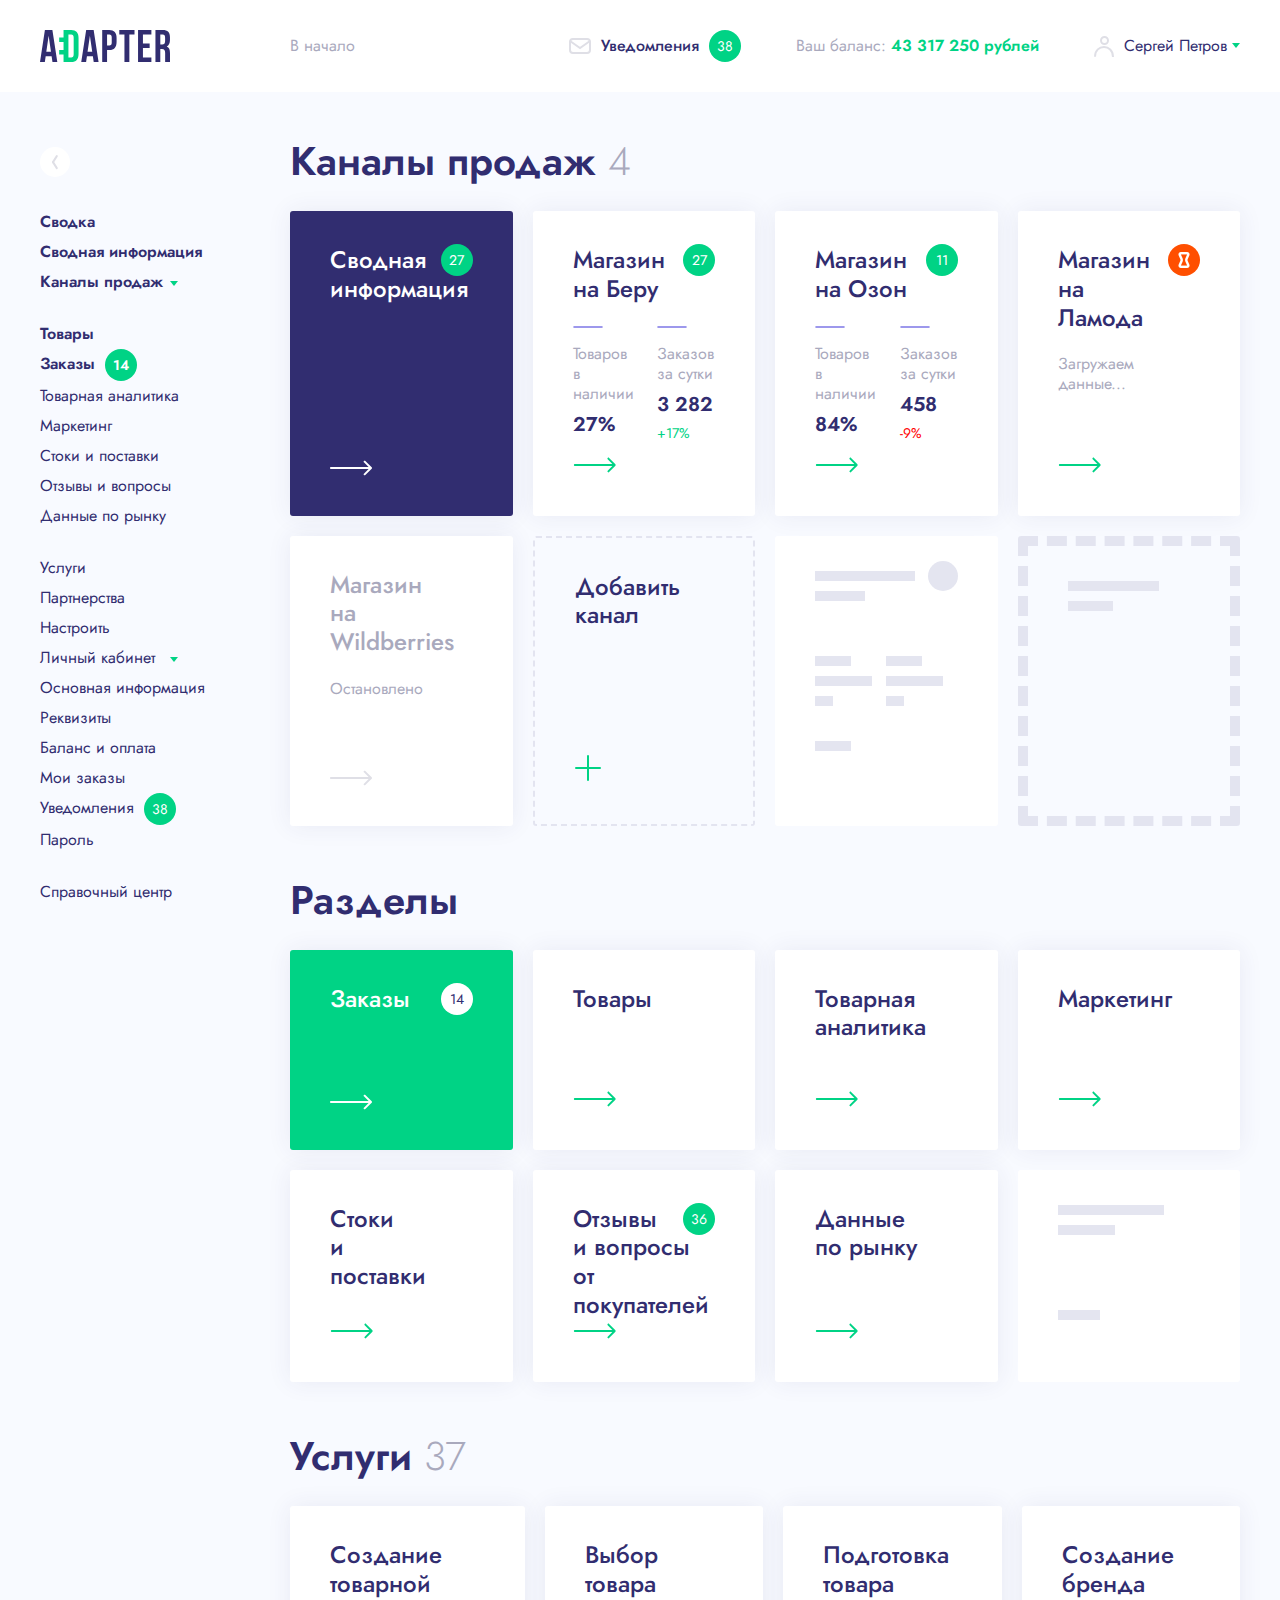
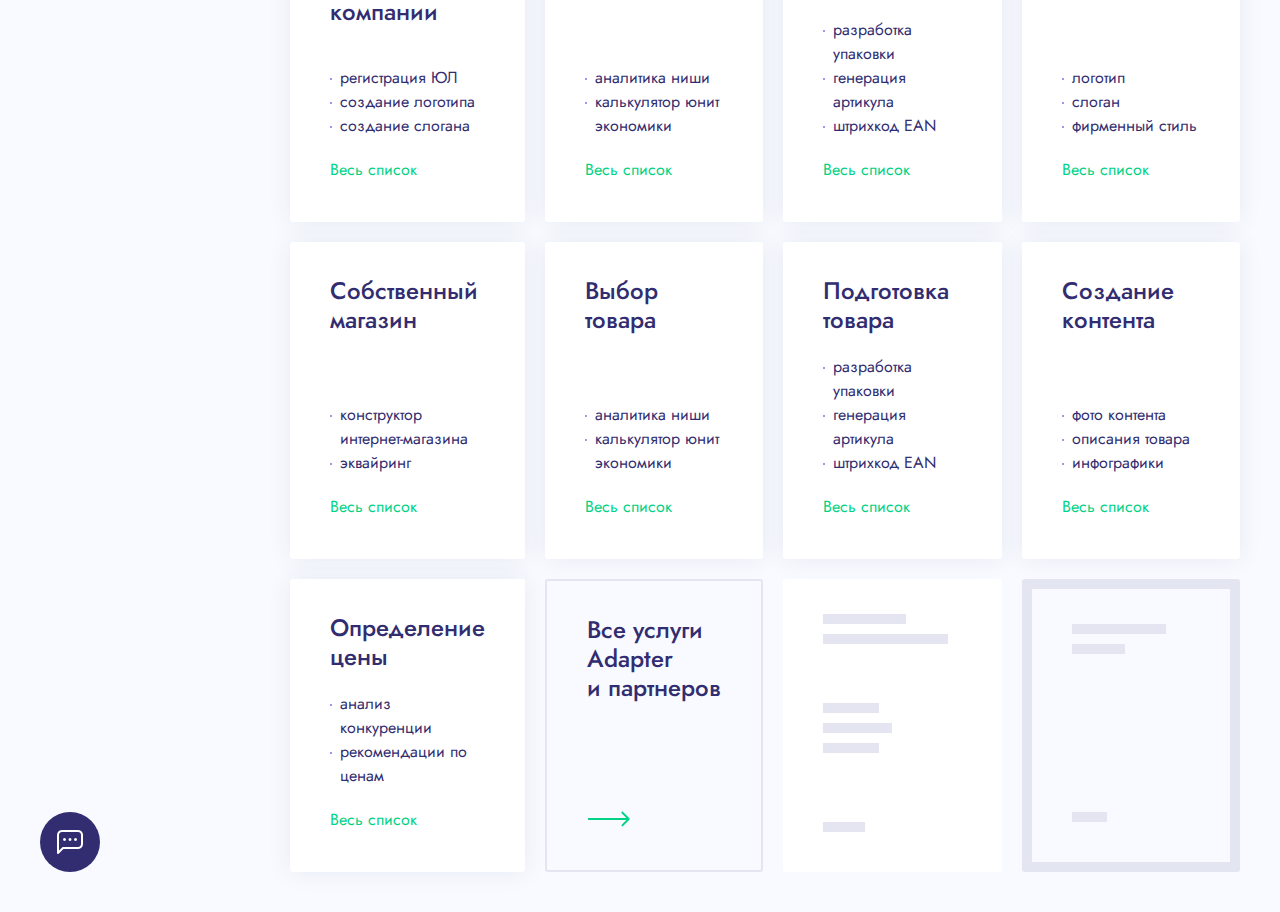
<file: index.html>
<!DOCTYPE html>
<html lang="ru">

<head>
	<title>A:DAPTER</title>
	<meta charset="UTF-8">
	<meta name="viewport" content="width=device-width, initial-scale=1.0">
	<meta name="format-detection" content="telephone=no">
	<meta http-equiv="X-UA-Compatible" content="ie=edge">
	<link rel="stylesheet" href="css/style.css">
	<meta name="robots" content="noindex, nofollow">
</head>

<body id="home">
<!--Header Start-->

<header class="header">
	<div class="container">
		<div class="header__body">
			<div class="header__burger">
				<span></span>
			</div>
			<a href="index.html" class="header__logo">
				<img src="img/logo.svg" alt="A:DAPTER">
			</a>
			<a href="index.html" class="header__back">В начало</a>
			<a href="#!" class="header__notifications">
				<div class="notification-icon">
					<img class="notification-icon__pc" src="img/icons/mail.svg" alt="Сообщения">
					<img class="notification-icon__mobile" src="img/icons/mail-mobile.svg" alt="Сообщения">
				</div>
				<p class="notification-text">Уведомления</p>
				<div class="brand-number" id="notifications-number">38</div>
			</a>
			<div class="header__balance">
				<p class="balance-text">Ваш баланс: </p>
				<p class="balance-sum" id="header-balance">43 317 250 рублей</p>
				<div class="balance-icon">
					<img src="img/icons/wallet.png" alt="Кошелёк">
				</div>
			</div>
			<a href="account.html" class="header__account">
				<div class="account-icon">
					<img src="img/icons/profile.svg" alt="Сообщения">
				</div>
				<p class="account-name">Сергей Петров</p>
				<span class="dropdown dropdown--account"></span>
			</a>
		</div>
	</div>
</header>

<!--Header End-->	<div class="wrapper">
		<div class="container">
			<div class="content">
<!--Sidebar Start-->
<div class="sidebar">
	<div class="sidebar__body">
		<div class="sidebar__collapse">
			<svg xmlns="http://www.w3.org/2000/svg" width="9" height="18" viewBox="0 0 9 18" fill="none">
				<style>
					.a {
						stroke-linecap: round;
						stroke-width: 3;
						stroke: #DFDFE6;
					}
				</style>
				<path d="M6.8 15.1L3 9.1" class="a" />
				<path d="M6.8 3.1L3 9.1" class="a" />
			</svg>
		</div>
		<nav class="sidebar__nav">
			<ul class="sidebar__general">
				<li class="sidebar__item sidebar__item--bold">
					<a href="#!">Сводка</a>
				</li>
				<li class="sidebar__item sidebar__item--bold">
					<a href="summary.html">Сводная информация</a>
				</li>
				<li class="sidebar__item sidebar__item--bold sidebar__item--dropdown">
					<a href="#!"><span>Каналы продаж</span></a>
					<span class="dropdown dropdown--sidebar"></span>
				</li>
			</ul>
			<ul class="sidebar__goods">
				<li class="sidebar__item sidebar__item--bold">
					<a href="#!">Товары</a>
				</li>
				<li class="sidebar__item sidebar__item--bold sidebar__item--number">
					<a href="orders.html">
						<span>Заказы</span>
						<div class="brand-number" id="sidebar-orders">14</div>
					</a>
				</li>
				<li class="sidebar__item">
					<a href="#!">Товарная аналитика</a>
				</li>
				<li class="sidebar__item">
					<a href="#!">Маркетинг</a>
				</li>
			</ul>
			<ul class="sidebar__mobile">
				<li class="sidebar__item">
					<a href="#!">Стоки и поставки</a>
				</li>
				<li class="sidebar__item">
					<a href="#!">Отзывы и вопросы</a>
				</li>
				<li class="sidebar__item">
					<a href="#!">Данные по рынку</a>
				</li>
			</ul>
			<ul class="sidebar__service">
				<li class="sidebar__item">
					<a href="service.html">Услуги</a>
				</li>
				<li class="sidebar__item">
					<a href="#!">Партнерства</a>
				</li>
				<li class="sidebar__item">
					<a href="#!">Настроить</a>
				</li>
				<li class="sidebar__item sidebar__item--dropdown">
					<a href="account.html">Личный кабинет</a>
					<span class="dropdown dropdown--sidebar"></span>
				</li>
				<li class="sidebar__item">
					<a href="#!">Основная информация</a>
				</li>
				<li class="sidebar__item">
					<a href="bank-info.html">Реквизиты</a>
				</li>
				<li class="sidebar__item">
					<a href="balance.html">Баланс и оплата</a>
				</li>
				<li class="sidebar__item">
					<a href="my-orders.html">Мои заказы</a>
				</li>
				<li class="sidebar__item sidebar__item--number">
					<a href="#!">
						<span>Уведомления</span>
						<div class="brand-number" id="sidebar-orders">38</div>
					</a>
				</li>
				<li class="sidebar__item">
					<a href="password.html">Пароль</a>
				</li>
			</ul>
			<ul class="sidebar__reference">
				<li class="sidebar__item">
					<a href="#!">Справочный центр</a>
				</li>
			</ul>
		</nav>
		<nav class="sidebar__icon-menu">
			<div class="sidebar__expand">
				<svg xmlns="http://www.w3.org/2000/svg" width="9" height="18" viewBox="0 0 9 18" fill="none">
					<style>
						.a {
							stroke-linecap: round;
							stroke-width: 3;
							stroke: #DFDFE6;
						}
					</style>
					<path d="M3 15.1L6.8 9.1" class="a" />
					<path d="M3 3.1L6.8 9.1" class="a" />
				</svg>
			</div>
			<nav class="sidebar__nav--collapsed">
				<ul class="sidebar__general">
					<li class="sidebar__item--collapsed">
						<a href="#!">
							<img src="img/icons/sidebar/presentation.png" alt="presentation">
						</a>
					</li>
					<li class="sidebar__item--collapsed">
						<a href="#!">
							<img src="img/icons/sidebar/analytics.png" alt="analytics">
						</a>
					</li>
				</ul>
				<ul class="sidebar__goods">
					<li class="sidebar__item--collapsed">
						<a href="#!">
							<img src="img/icons/sidebar/order.png" alt="order">
						</a>
					</li>
					<li class="sidebar__item--collapsed">
						<a href="#!">
							<img src="img/icons/sidebar/give.png" alt="give">
						</a>
					</li>
					<li class="sidebar__item--collapsed">
						<a href="#!">
							<img src="img/icons/sidebar/limited-stock.png" alt="limited-stock">
						</a>
					</li>
					<li class="sidebar__item--collapsed">
						<a href="#!">
							<img src="img/icons/sidebar/online-order.png" alt="online-order">
						</a>
					</li>
					<li class="sidebar__item--collapsed">
						<a href="#!">
							<img src="img/icons/sidebar/ecommerce.png" alt="ecommerce">
						</a>
					</li>
					<li class="sidebar__item--collapsed">
						<a href="#!">
							<img src="img/icons/sidebar/help.png" alt="help">
						</a>
					</li>
					<li class="sidebar__item--collapsed">
						<a href="#!">
							<img src="img/icons/sidebar/stand.png" alt="stand">
						</a>
					</li>
				</ul>
				<ul class="sidebar__service">
					<li class="sidebar__item--collapsed">
						<a href="#!">
							<img src="img/icons/sidebar/form.png" alt="form">
						</a>
					</li>
					<li class="sidebar__item--collapsed">
						<a href="#!">
							<img src="img/icons/sidebar/shipping-and-delivery.png" alt="shipping-and-delivery">
						</a>
					</li>
					<li class="sidebar__item--collapsed">
						<a href="#!">
							<img src="img/icons/sidebar/gear.png" alt="gear">
						</a>
					</li>
				</ul>
				<ul class="sidebar__reference">
					<li class="sidebar__item--collapsed">
						<a href="#!">
							<img src="img/icons/sidebar/question.png" alt="question">
						</a>
					</li>
				</ul>
			</nav>
		</nav>
		<div class="sidebar__chat">
			<img src="img/icons/chat.png" alt="Чат">
		</div>
	</div>
</div>
<!--Sidebar End-->				<!--Main Start-->
				<main class="locked">

					<!--Sales Start-->
					<section class="sales">
						<div class="sales__body">
							<h2 class="section-title">
								<span>Каналы продаж</span>
								<span class="sales__number">4</span>
							</h2>
							<div class="sales__cards">
								<a href="summary.html" class="sales-card sales-card--active">
									<h3>Сводная информация</h3>
									<div class="brand-number sales-card__number" id="channels-general">27</div>
									<div class="sales-card__arrow">
										<img src="img/icons/cards-arrow-active.svg" alt="go">
									</div>
								</a>
								<a href="#!" class="sales-card">
									<h3>Магазин<br>на Беру</h3>
									<div class="brand-number sales-card__number" id="shop-beru">27</div>
									<div class="sales-card__info">
										<div class="sales-card__block">
											<div class="sales-card__separator"></div>
											<p>Товаров в наличии</p>
											<div class="sales-card__numbers">27%</div>
										</div>
										<div class="sales-card__block">
											<div class="sales-card__separator"></div>
											<p>Заказов за сутки</p>
											<div class="sales-card__numbers">3 282</div>
											<div class="sales-card__growth">+17%</div>
										</div>
									</div>
									<div class="sales-card__arrow">
										<svg xmlns="http://www.w3.org/2000/svg" width="43" height="16" viewBox="0 0 43 16">
											<path
												d="M1.9 9C1.3 9 0.9 8.6 0.9 8 0.9 7.4 1.3 7 1.9 7L1.9 9ZM42.4 7.3C42.8 7.7 42.8 8.3 42.4 8.7L36.1 15.1C35.7 15.5 35.1 15.5 34.7 15.1 34.3 14.7 34.3 14 34.7 13.7L40.3 8 34.7 2.3C34.3 2 34.3 1.3 34.7 0.9 35.1 0.5 35.7 0.5 36.1 0.9L42.4 7.3ZM1.9 7L41.7 7V9L1.9 9 1.9 7Z" />
										</svg>
									</div>
								</a>
								<a href="#!" class="sales-card">
									<h3>Магазин<br>на Озон</h3>
									<div class="brand-number sales-card__number" id="shop-ozon">11</div>
									<div class="sales-card__info">
										<div class="sales-card__block">
											<div class="sales-card__separator"></div>
											<p>Товаров в наличии</p>
											<div class="sales-card__numbers">84%</div>
										</div>
										<div class="sales-card__block">
											<div class="sales-card__separator"></div>
											<p>Заказов за сутки</p>
											<div class="sales-card__numbers">458</div>
											<div class="sales-card__decrease">-9%</div>
										</div>
									</div>
									<div class="sales-card__arrow">
										<svg xmlns="http://www.w3.org/2000/svg" width="43" height="16" viewBox="0 0 43 16">
											<path
												d="M1.9 9C1.3 9 0.9 8.6 0.9 8 0.9 7.4 1.3 7 1.9 7L1.9 9ZM42.4 7.3C42.8 7.7 42.8 8.3 42.4 8.7L36.1 15.1C35.7 15.5 35.1 15.5 34.7 15.1 34.3 14.7 34.3 14 34.7 13.7L40.3 8 34.7 2.3C34.3 2 34.3 1.3 34.7 0.9 35.1 0.5 35.7 0.5 36.1 0.9L42.4 7.3ZM1.9 7L41.7 7V9L1.9 9 1.9 7Z" />
										</svg>
									</div>
								</a>
								<a href="#!" class="sales-card sales-card--loading">
									<h3>Магазин<br>на Ламода</h3>
									<div class="sales-card__loading" id="shop-lamoda">
										<img src="img/icons/card-loading.png" alt="loading">
									</div>
									<div class="sales-card__info">
										<div class="sales-card__block">
											<p>Загружаем данные...</p>
										</div>
									</div>
									<div class="sales-card__arrow">
										<svg xmlns="http://www.w3.org/2000/svg" width="43" height="16" viewBox="0 0 43 16">
											<path
												d="M1.9 9C1.3 9 0.9 8.6 0.9 8 0.9 7.4 1.3 7 1.9 7L1.9 9ZM42.4 7.3C42.8 7.7 42.8 8.3 42.4 8.7L36.1 15.1C35.7 15.5 35.1 15.5 34.7 15.1 34.3 14.7 34.3 14 34.7 13.7L40.3 8 34.7 2.3C34.3 2 34.3 1.3 34.7 0.9 35.1 0.5 35.7 0.5 36.1 0.9L42.4 7.3ZM1.9 7L41.7 7V9L1.9 9 1.9 7Z" />
										</svg>
									</div>
								</a>
								<a href="#!" class="sales-card sales-card--stopped">
									<h3>Магазин<br>на Wildberries</h3>
									<div class="sales-card__info">
										<div class="sales-card__block">
											<p>Остановлено</p>
										</div>
									</div>
									<div class="sales-card__arrow">
										<img src="img/icons/cards-arrow-stopped.svg" alt="go">
									</div>
								</a>
								<a href="#!" class="sales-card sales-card--add">
									<h3>Добавить канал</h3>
									<div class="sales-card__plus">
										<svg xmlns="http://www.w3.org/2000/svg" width="26" height="26" viewBox="0 0 26 26">
											<style>
												.a {
													stroke-linecap: round;
													stroke-width: 2;
												}
											</style>
											<path d="M1 13H25" class="a" />
											<path d="M13 1L13 25" class="a" />
										</svg>
									</div>
								</a>
								<div class="sales-card sales-card--content-loading">
									<div class="top-block">
										<div class="top-block__box">
											<span class="line-top"></span>
											<span class="line-bottom"></span>
										</div>
										<div class="top-block__circle"></div>
									</div>
									<div class="middle-block">
										<div class="middle-block__box">
											<span class="line-top"></span>
											<span class="line-middle"></span>
											<span class="line-bottom"></span>
										</div>
										<div class="middle-block__box">
											<span class="line-top"></span>
											<span class="line-middle"></span>
											<span class="line-bottom"></span>
										</div>
									</div>
									<div class="bottom-block">
										<span class="bottom-block__line"></span>
									</div>
								</div>
								<div class="sales-card sales-card--content-loading-add">
									<span class="line-top"></span>
									<span class="line-bottom"></span>
								</div>
							</div>
						</div>
					</section>
					<!--Sales End-->

					<!--Sections Start-->
					<section class="sections">
						<div class="sections__body">
							<h2 class="section-title">Разделы</h2>
							<div class="sections__cards">
								<a href="orders.html" class="sections-card sections-card--active">
									<h3>Заказы</h3>
									<div class="brand-number sections-card__number sections-card__number--active"
										id="channels-general">14
									</div>
									<div class="sections-card__arrow">
										<img src="img/icons/cards-arrow-active.svg" alt="go">
									</div>
								</a>
								<a href="#!" class="sections-card">
									<h3>Товары</h3>
									<div class="sections-card__arrow">
										<svg xmlns="http://www.w3.org/2000/svg" width="43" height="16" viewBox="0 0 43 16">
											<path
												d="M1.9 9C1.3 9 0.9 8.6 0.9 8 0.9 7.4 1.3 7 1.9 7L1.9 9ZM42.4 7.3C42.8 7.7 42.8 8.3 42.4 8.7L36.1 15.1C35.7 15.5 35.1 15.5 34.7 15.1 34.3 14.7 34.3 14 34.7 13.7L40.3 8 34.7 2.3C34.3 2 34.3 1.3 34.7 0.9 35.1 0.5 35.7 0.5 36.1 0.9L42.4 7.3ZM1.9 7L41.7 7V9L1.9 9 1.9 7Z" />
										</svg>
									</div>
								</a>
								<a href="#!" class="sections-card">
									<h3>Товарная аналитика</h3>
									<div class="sections-card__arrow">
										<svg xmlns="http://www.w3.org/2000/svg" width="43" height="16" viewBox="0 0 43 16">
											<path
												d="M1.9 9C1.3 9 0.9 8.6 0.9 8 0.9 7.4 1.3 7 1.9 7L1.9 9ZM42.4 7.3C42.8 7.7 42.8 8.3 42.4 8.7L36.1 15.1C35.7 15.5 35.1 15.5 34.7 15.1 34.3 14.7 34.3 14 34.7 13.7L40.3 8 34.7 2.3C34.3 2 34.3 1.3 34.7 0.9 35.1 0.5 35.7 0.5 36.1 0.9L42.4 7.3ZM1.9 7L41.7 7V9L1.9 9 1.9 7Z" />
										</svg>
									</div>
								</a>
								<a href="#!" class="sections-card">
									<h3>Маркетинг</h3>
									<div class="sections-card__arrow">
										<svg xmlns="http://www.w3.org/2000/svg" width="43" height="16" viewBox="0 0 43 16">
											<path
												d="M1.9 9C1.3 9 0.9 8.6 0.9 8 0.9 7.4 1.3 7 1.9 7L1.9 9ZM42.4 7.3C42.8 7.7 42.8 8.3 42.4 8.7L36.1 15.1C35.7 15.5 35.1 15.5 34.7 15.1 34.3 14.7 34.3 14 34.7 13.7L40.3 8 34.7 2.3C34.3 2 34.3 1.3 34.7 0.9 35.1 0.5 35.7 0.5 36.1 0.9L42.4 7.3ZM1.9 7L41.7 7V9L1.9 9 1.9 7Z" />
										</svg>
									</div>
								</a>
								<a href="#!" class="sections-card">
									<h3>Стоки<br>и поставки</h3>
									<div class="sections-card__arrow">
										<svg xmlns="http://www.w3.org/2000/svg" width="43" height="16" viewBox="0 0 43 16">
											<path
												d="M1.9 9C1.3 9 0.9 8.6 0.9 8 0.9 7.4 1.3 7 1.9 7L1.9 9ZM42.4 7.3C42.8 7.7 42.8 8.3 42.4 8.7L36.1 15.1C35.7 15.5 35.1 15.5 34.7 15.1 34.3 14.7 34.3 14 34.7 13.7L40.3 8 34.7 2.3C34.3 2 34.3 1.3 34.7 0.9 35.1 0.5 35.7 0.5 36.1 0.9L42.4 7.3ZM1.9 7L41.7 7V9L1.9 9 1.9 7Z" />
										</svg>
									</div>
								</a>
								<a href="#!" class="sections-card sections-card--review">
									<h3>Отзывы<br>и вопросы<br>от покупателей</h3>
									<div class="brand-number sections-card__number" id="channels-general">36</div>
									<div class="sections-card__arrow">
										<svg xmlns="http://www.w3.org/2000/svg" width="43" height="16" viewBox="0 0 43 16">
											<path
												d="M1.9 9C1.3 9 0.9 8.6 0.9 8 0.9 7.4 1.3 7 1.9 7L1.9 9ZM42.4 7.3C42.8 7.7 42.8 8.3 42.4 8.7L36.1 15.1C35.7 15.5 35.1 15.5 34.7 15.1 34.3 14.7 34.3 14 34.7 13.7L40.3 8 34.7 2.3C34.3 2 34.3 1.3 34.7 0.9 35.1 0.5 35.7 0.5 36.1 0.9L42.4 7.3ZM1.9 7L41.7 7V9L1.9 9 1.9 7Z" />
										</svg>
									</div>
								</a>
								<a href="#!" class="sections-card">
									<h3>Данные<br>по рынку</h3>
									<div class="sections-card__arrow">
										<svg xmlns="http://www.w3.org/2000/svg" width="43" height="16" viewBox="0 0 43 16">
											<path
												d="M1.9 9C1.3 9 0.9 8.6 0.9 8 0.9 7.4 1.3 7 1.9 7L1.9 9ZM42.4 7.3C42.8 7.7 42.8 8.3 42.4 8.7L36.1 15.1C35.7 15.5 35.1 15.5 34.7 15.1 34.3 14.7 34.3 14 34.7 13.7L40.3 8 34.7 2.3C34.3 2 34.3 1.3 34.7 0.9 35.1 0.5 35.7 0.5 36.1 0.9L42.4 7.3ZM1.9 7L41.7 7V9L1.9 9 1.9 7Z" />
										</svg>
									</div>
								</a>
								<div class="sections-card sections-card--content-loading">
									<div class="top-block">
										<span class="top-block__line-top"></span>
										<span class="top-block__line-bottom"></span>
									</div>
									<div class="bottom-block">
										<span class="bottom-block__line"></span>
									</div>
								</div>
							</div>
						</div>
					</section>
					<!--Sections End-->

					<!--Service Start-->
					<section class="service">
						<div class="service__body">
							<h2 class="section-title">
								<span>Услуги</span>
								<span class="service__number">37</span>
							</h2>
							<div class="service__cards">
								<div class="service-card">
									<h3>Создание товарной компании</h3>
									<ul class="service-card__list">
										<li>регистрация ЮЛ</li>
										<li>создание логотипа</li>
										<li>создание слогана</li>
									</ul>
									<a href="#!" class="service-card__more">Весь список</a>
								</div>
								<div class="service-card">
									<h3>Выбор товара</h3>
									<ul class="service-card__list">
										<li>аналитика ниши</li>
										<li>калькулятор юнит экономики</li>
									</ul>
									<a href="#!" class="service-card__more">Весь список</a>
								</div>
								<div class="service-card">
									<h3>Подготовка товара</h3>
									<ul class="service-card__list">
										<li>разработка упаковки</li>
										<li>генерация артикула</li>
										<li>штрихкод EAN</li>
									</ul>
									<a href="#!" class="service-card__more">Весь список</a>
								</div>
								<div class="service-card">
									<h3>Создание бренда</h3>
									<ul class="service-card__list">
										<li>логотип</li>
										<li>слоган</li>
										<li>фирменный стиль</li>
									</ul>
									<a href="#!" class="service-card__more">Весь список</a>
								</div>
								<div class="service-card">
									<h3>Собственный магазин</h3>
									<ul class="service-card__list">
										<li>конструктор интернет-магазина</li>
										<li>эквайринг</li>
									</ul>
									<a href="#!" class="service-card__more">Весь список</a>
								</div>
								<div class="service-card">
									<h3>Выбор товара</h3>
									<ul class="service-card__list">
										<li>аналитика ниши</li>
										<li>калькулятор юнит экономики</li>
									</ul>
									<a href="#!" class="service-card__more">Весь список</a>
								</div>
								<div class="service-card">
									<h3>Подготовка товара</h3>
									<ul class="service-card__list">
										<li>разработка упаковки</li>
										<li>генерация артикула</li>
										<li>штрихкод EAN</li>
									</ul>
									<a href="#!" class="service-card__more">Весь список</a>
								</div>
								<div class="service-card">
									<h3>Создание контента</h3>
									<ul class="service-card__list">
										<li>фото контента</li>
										<li>описания товара</li>
										<li>инфографики</li>
									</ul>
									<a href="assortment.html" class="service-card__more">Весь список</a>
								</div>
								<div class="service-card">
									<h3>Определение цены</h3>
									<ul class="service-card__list">
										<li>анализ конкуренции</li>
										<li>рекомендации по ценам</li>
									</ul>
									<a href="#!" class="service-card__more">Весь список</a>
								</div>
								<a href="#!" class="service-card service-card--more">
									<h3>Все услуги Adapter<br>и партнеров</h3>
									<div class="service-card__arrow">
										<svg xmlns="http://www.w3.org/2000/svg" width="43" height="16" viewBox="0 0 43 16">
											<path
												d="M1.9 9C1.3 9 0.9 8.6 0.9 8 0.9 7.4 1.3 7 1.9 7L1.9 9ZM42.4 7.3C42.8 7.7 42.8 8.3 42.4 8.7L36.1 15.1C35.7 15.5 35.1 15.5 34.7 15.1 34.3 14.7 34.3 14 34.7 13.7L40.3 8 34.7 2.3C34.3 2 34.3 1.3 34.7 0.9 35.1 0.5 35.7 0.5 36.1 0.9L42.4 7.3ZM1.9 7L41.7 7V9L1.9 9 1.9 7Z" />
										</svg>
									</div>
								</a>
								<div class="service-card service-card--content-loading">
									<div class="top-block">
										<span class="top-block__line-top"></span>
										<span class="top-block__line-bottom"></span>
									</div>
									<div class="middle-block">
										<span class="middle-block__line-top"></span>
										<span class="middle-block__line-middle"></span>
										<span class="middle-block__line-bottom"></span>
									</div>
									<div class="bottom-block">
										<span class="bottom-block__line"></span>
									</div>
								</div>
								<div class="service-card service-card--content-loading-add">
									<div class="top-block">
										<span class="top-block__line-top"></span>
										<span class="top-block__line-bottom"></span>
									</div>
									<div class="bottom-block">
										<span class="bottom-block__line"></span>
									</div>
								</div>
							</div>
						</div>
					</section>
					<!--Service End-->

					<!--Sidebar Start-->
					<div class="sidebar__chat sidebar__chat--mobile">
						<img src="img/icons/chat.png" alt="Чат">
					</div>
					<!--Sidebar End-->

					<!--Modal windows Start-->
					<section class="modal modal--registration">
						<div class="modal-backdrop"></div>
						<div class="modal__body">
							<div class="modal__content">
								<h2 class="section-title">Регистрация</h2>
								<form class="registration-form" id="registration_form">
									<ul class="form-inputs">
										<li class="input-name">
											<input type="text" id="registration_name" name="registration_name"
												placeholder="Ваше имя" value="">
										</li>
										<li class="input-email">
											<input type="email" id="registration_email" name="registration_email"
												placeholder="E-mail" value="">
										</li>
										<span class="email-warning">Некорректный адрес электронной почты</span>
										<li class="input-phone">
											<input type="tel" id="registration_phone" name="registration_phone"
												placeholder="Телефон" value="">
										</li>
										<li class="input-password">
											<input type="password" id="registration_password" name="registration_password"
												placeholder="Пароль" value="">
											<img class="password-icon show-password" src="img/icons/show-password.svg"
												alt="show password">
											<img class="password-icon hide-password" src="img/icons/hide-password.svg"
												alt="hide password">
										</li>
									</ul>
									<div class="form-buttons">
										<div class="form-btn">
											<button type="submit" id="registration_submit"
												class="form-button">Зарегистрироваться</button>
										</div>
										<div class="registration-form-login">
											<span>Есть аккаунт?</span>
											<button class="form-button-link" id="login-form-open">Войти</button>
										</div>
									</div>
									<span class="form-warning">
										Создавая аккаунт, вы соглашаетесь с <a href="#!">политикой компании в
											отношении обработки
											персональных данных</a>
									</span>
								</form>
								<button type="button" aria-label="Close" class="modal-close">
									<div aria-hidden="true">
										<img src="img/icons/modal-close.svg" alt="close modal">
									</div>
								</button>
							</div>
						</div>
					</section>

					<section class="modal modal--login">
						<div class="modal-backdrop"></div>
						<div class="modal__body">
							<div class="modal__content">
								<h2 class="section-title">Вход</h2>
								<form class="login-form" id="login_form">
									<ul class="form-inputs">
										<li class="input-email">
											<input type="email" id="login_email" name="login_email" placeholder="E-mail" value="">
										</li>
										<span class="email-warning">Некорректный адрес электронной почты</span>
										<li class="input-password">
											<input type="password" id="login_password" name="login_password" placeholder="Пароль"
												value="">
											<img class="password-icon show-password" src="img/icons/show-password.svg"
												alt="show password">
											<img class="password-icon hide-password" src="img/icons/hide-password.svg"
												alt="hide password">
										</li>
										<li class="input-checkbox">
											<input type="checkbox" id="login_checkbox" name="login_checkbox">
											<label for="login_checkbox">Запомнить меня</label>
										</li>
									</ul>
									<div class="form-buttons">
										<div class="form-btn">
											<button type="submit" id="login_submit" class="form-button">Войти</button>
										</div>
										<div class="login-forgot">
											<button class="form-button-link" id="forgot-form-open">Забыли пароль?
											</button>
										</div>
									</div>
									<div class="form-warning">
										<span>Нет аккаунта? </span>
										<div class="signup-form-btn">
											<button class="form-button-link" id="signup-form-open">Зарегистрироваться</button>
										</div>
									</div>
								</form>
								<button type="button" aria-label="Close" class="modal-close">
									<div aria-hidden="true">
										<img src="img/icons/modal-close.svg" alt="close modal">
									</div>
								</button>
							</div>
						</div>
					</section>

					<section class="modal modal--forgot">
						<div class="modal-backdrop"></div>
						<div class="modal__body">
							<div class="modal__content">
								<h2 class="section-title">Забыли?</h2>
								<p class="modal__text">Введите ваш e-mail и мы вышлем
									инструкцию по восстановлению пароля.</p>
								<form class="forgot-form" id="forgot_form">
									<ul class="form-inputs">
										<li class="input-email">
											<input type="email" id="forgot_email" name="forgot_email" placeholder="E-mail"
												value="">
										</li>
										<span class="email-warning">Некорректный адрес электронной почты</span>
									</ul>
									<div class="form-buttons">
										<div class="form-btn">
											<button type="submit" id="login_submit" class="form-button">Войти</button>
										</div>
									</div>
								</form>
								<button type="button" aria-label="Close" class="modal-close">
									<div aria-hidden="true">
										<img src="img/icons/modal-close.svg" alt="close modal">
									</div>
								</button>
							</div>
						</div>
					</section>

					<section class="modal modal--password">
						<div class="modal-backdrop"></div>
						<div class="modal__body">
							<div class="modal__content">
								<h2 class="section-title">Новый пароль</h2>
								<form class="password-form" id="password_form">
									<ul class="form-inputs">
										<li class="input-password">
											<input type="password" id="login_password" name="login_password" placeholder="Пароль"
												value="">
											<img class="password-icon show-password" src="img/icons/show-password.svg"
												alt="show password">
											<img class="password-icon hide-password" src="img/icons/hide-password.svg"
												alt="hide password">
										</li>
									</ul>
									<div class="form-buttons">
										<div class="form-btn">
											<button type="submit" id="password_submit" class="form-button">Применить</button>
										</div>
									</div>
								</form>
								<button type="button" aria-label="Close" class="modal-close">
									<div aria-hidden="true">
										<img src="img/icons/modal-close.svg" alt="close modal">
									</div>
								</button>
							</div>
						</div>
					</section>

					<section class="modal modal--reset">
						<div class="modal-backdrop"></div>
						<div class="modal__body">
							<div class="modal__content">
								<h2 class="section-title">Вход</h2>
								<p class="modal__text">Ваш пароль успешно изменён. Теперь
									вы можете войти в систему...</p>
								<form class="reset-form" id="reset_form">
									<ul class="form-inputs">
										<li class="input-email">
											<input type="email" id="reset_email" name="reset_email" placeholder="E-mail" value="">
										</li>
										<span class="email-warning">Некорректный адрес электронной почты</span>
										<li class="input-password">
											<input type="password" id="reset_password" name="reset_password" placeholder="Пароль"
												value="">
											<img class="password-icon show-password" src="img/icons/show-password.svg"
												alt="show password">
											<img class="password-icon hide-password" src="img/icons/hide-password.svg"
												alt="hide password">
										</li>
									</ul>
									<div class="form-buttons">
										<div class="form-btn">
											<button type="submit" id="login_submit" class="form-button">Войти</button>
										</div>
										<div class="input-checkbox">
											<input type="checkbox" id="reset_checkbox" name="reset_checkbox">
											<label for="reset_checkbox">Запомнить меня</label>
										</div>
									</div>
								</form>
								<button type="button" aria-label="Close" class="modal-close">
									<div aria-hidden="true">
										<img src="img/icons/modal-close.svg" alt="close modal">
									</div>
								</button>
							</div>
						</div>
					</section>
					<!--Modal windows End-->

				</main>
				<!--Main End-->
			</div>
		</div>
	</div>
	<script src="js/jquery-3.5.1.min.js"></script>
	<script src="js/script.js"></script>
</body>

</html>
</file>
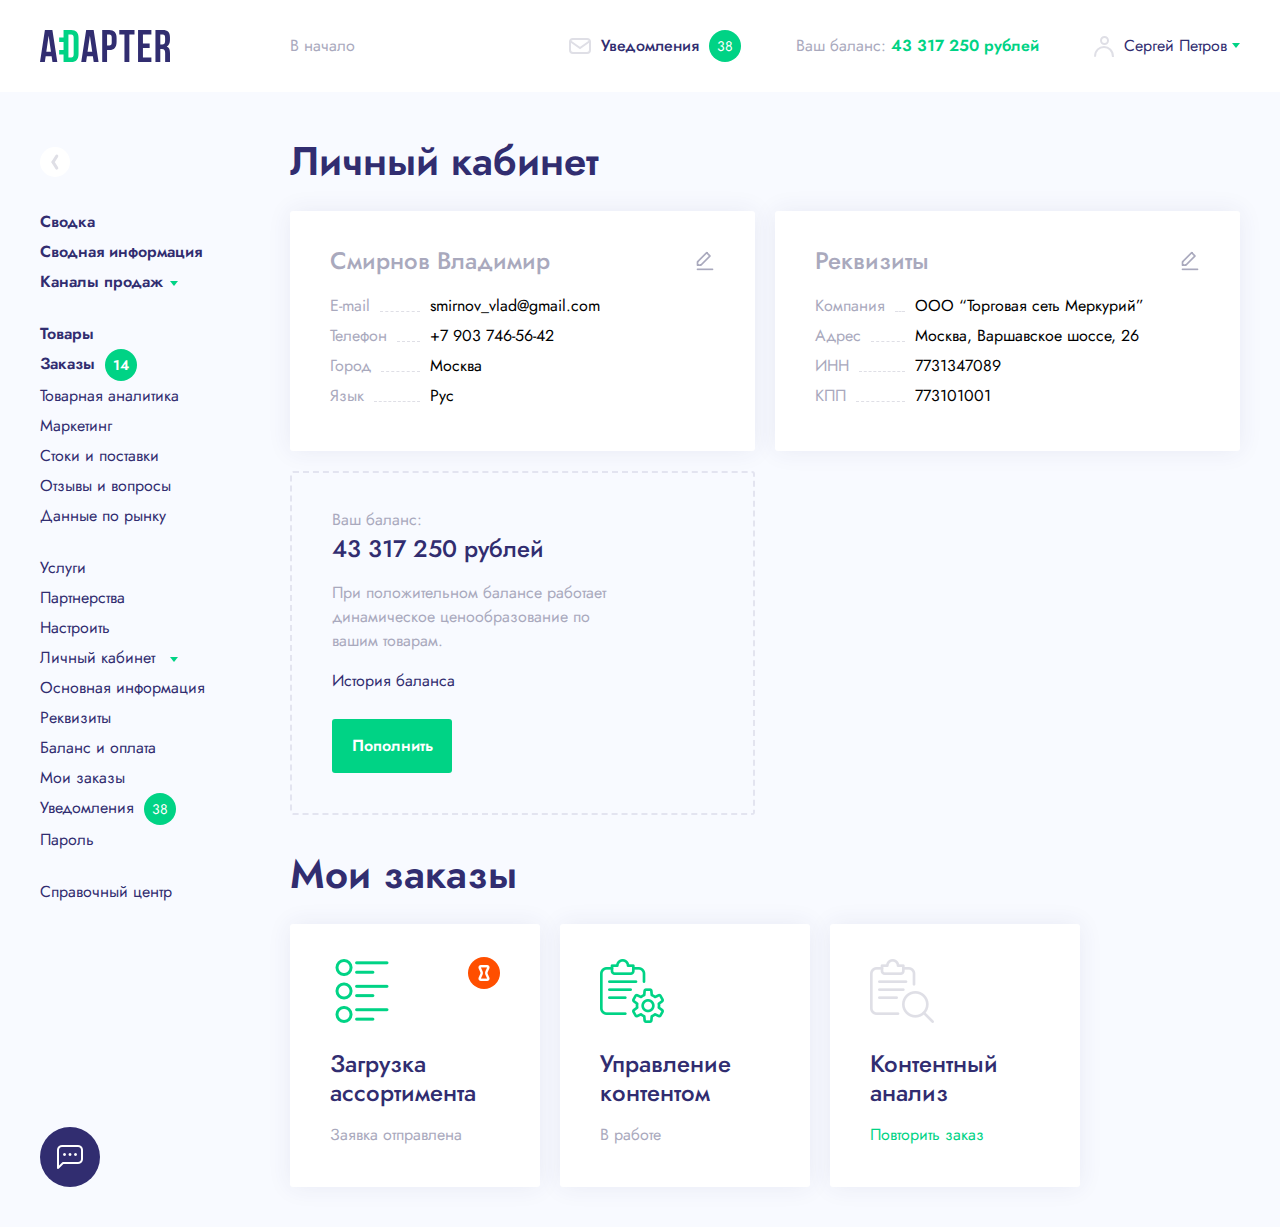
<file: account.html>
<!DOCTYPE html>
<html lang="ru">

<head>
	<title>Личный кабинет</title>
	<meta charset="UTF-8">
	<meta name="viewport" content="width=device-width, initial-scale=1.0">
	<meta name="format-detection" content="telephone=no">
	<meta http-equiv="X-UA-Compatible" content="ie=edge">
	<link rel="stylesheet" href="css/style.css">
	<meta name="robots" content="noindex, nofollow">
</head>

<body id="home">
<!--Header Start-->

<header class="header">
	<div class="container">
		<div class="header__body">
			<div class="header__burger">
				<span></span>
			</div>
			<a href="index.html" class="header__logo">
				<img src="img/logo.svg" alt="A:DAPTER">
			</a>
			<a href="index.html" class="header__back">В начало</a>
			<a href="#!" class="header__notifications">
				<div class="notification-icon">
					<img class="notification-icon__pc" src="img/icons/mail.svg" alt="Сообщения">
					<img class="notification-icon__mobile" src="img/icons/mail-mobile.svg" alt="Сообщения">
				</div>
				<p class="notification-text">Уведомления</p>
				<div class="brand-number" id="notifications-number">38</div>
			</a>
			<div class="header__balance">
				<p class="balance-text">Ваш баланс: </p>
				<p class="balance-sum" id="header-balance">43 317 250 рублей</p>
				<div class="balance-icon">
					<img src="img/icons/wallet.png" alt="Кошелёк">
				</div>
			</div>
			<a href="account.html" class="header__account">
				<div class="account-icon">
					<img src="img/icons/profile.svg" alt="Сообщения">
				</div>
				<p class="account-name">Сергей Петров</p>
				<span class="dropdown dropdown--account"></span>
			</a>
		</div>
	</div>
</header>

<!--Header End-->	<div class="wrapper">
		<div class="container">
			<div class="content">
<!--Sidebar Start-->
<div class="sidebar">
	<div class="sidebar__body">
		<div class="sidebar__collapse">
			<svg xmlns="http://www.w3.org/2000/svg" width="9" height="18" viewBox="0 0 9 18" fill="none">
				<style>
					.a {
						stroke-linecap: round;
						stroke-width: 3;
						stroke: #DFDFE6;
					}
				</style>
				<path d="M6.8 15.1L3 9.1" class="a" />
				<path d="M6.8 3.1L3 9.1" class="a" />
			</svg>
		</div>
		<nav class="sidebar__nav">
			<ul class="sidebar__general">
				<li class="sidebar__item sidebar__item--bold">
					<a href="#!">Сводка</a>
				</li>
				<li class="sidebar__item sidebar__item--bold">
					<a href="summary.html">Сводная информация</a>
				</li>
				<li class="sidebar__item sidebar__item--bold sidebar__item--dropdown">
					<a href="#!"><span>Каналы продаж</span></a>
					<span class="dropdown dropdown--sidebar"></span>
				</li>
			</ul>
			<ul class="sidebar__goods">
				<li class="sidebar__item sidebar__item--bold">
					<a href="#!">Товары</a>
				</li>
				<li class="sidebar__item sidebar__item--bold sidebar__item--number">
					<a href="orders.html">
						<span>Заказы</span>
						<div class="brand-number" id="sidebar-orders">14</div>
					</a>
				</li>
				<li class="sidebar__item">
					<a href="#!">Товарная аналитика</a>
				</li>
				<li class="sidebar__item">
					<a href="#!">Маркетинг</a>
				</li>
			</ul>
			<ul class="sidebar__mobile">
				<li class="sidebar__item">
					<a href="#!">Стоки и поставки</a>
				</li>
				<li class="sidebar__item">
					<a href="#!">Отзывы и вопросы</a>
				</li>
				<li class="sidebar__item">
					<a href="#!">Данные по рынку</a>
				</li>
			</ul>
			<ul class="sidebar__service">
				<li class="sidebar__item">
					<a href="service.html">Услуги</a>
				</li>
				<li class="sidebar__item">
					<a href="#!">Партнерства</a>
				</li>
				<li class="sidebar__item">
					<a href="#!">Настроить</a>
				</li>
				<li class="sidebar__item sidebar__item--dropdown">
					<a href="account.html">Личный кабинет</a>
					<span class="dropdown dropdown--sidebar"></span>
				</li>
				<li class="sidebar__item">
					<a href="#!">Основная информация</a>
				</li>
				<li class="sidebar__item">
					<a href="bank-info.html">Реквизиты</a>
				</li>
				<li class="sidebar__item">
					<a href="balance.html">Баланс и оплата</a>
				</li>
				<li class="sidebar__item">
					<a href="my-orders.html">Мои заказы</a>
				</li>
				<li class="sidebar__item sidebar__item--number">
					<a href="#!">
						<span>Уведомления</span>
						<div class="brand-number" id="sidebar-orders">38</div>
					</a>
				</li>
				<li class="sidebar__item">
					<a href="password.html">Пароль</a>
				</li>
			</ul>
			<ul class="sidebar__reference">
				<li class="sidebar__item">
					<a href="#!">Справочный центр</a>
				</li>
			</ul>
		</nav>
		<nav class="sidebar__icon-menu">
			<div class="sidebar__expand">
				<svg xmlns="http://www.w3.org/2000/svg" width="9" height="18" viewBox="0 0 9 18" fill="none">
					<style>
						.a {
							stroke-linecap: round;
							stroke-width: 3;
							stroke: #DFDFE6;
						}
					</style>
					<path d="M3 15.1L6.8 9.1" class="a" />
					<path d="M3 3.1L6.8 9.1" class="a" />
				</svg>
			</div>
			<nav class="sidebar__nav--collapsed">
				<ul class="sidebar__general">
					<li class="sidebar__item--collapsed">
						<a href="#!">
							<img src="img/icons/sidebar/presentation.png" alt="presentation">
						</a>
					</li>
					<li class="sidebar__item--collapsed">
						<a href="#!">
							<img src="img/icons/sidebar/analytics.png" alt="analytics">
						</a>
					</li>
				</ul>
				<ul class="sidebar__goods">
					<li class="sidebar__item--collapsed">
						<a href="#!">
							<img src="img/icons/sidebar/order.png" alt="order">
						</a>
					</li>
					<li class="sidebar__item--collapsed">
						<a href="#!">
							<img src="img/icons/sidebar/give.png" alt="give">
						</a>
					</li>
					<li class="sidebar__item--collapsed">
						<a href="#!">
							<img src="img/icons/sidebar/limited-stock.png" alt="limited-stock">
						</a>
					</li>
					<li class="sidebar__item--collapsed">
						<a href="#!">
							<img src="img/icons/sidebar/online-order.png" alt="online-order">
						</a>
					</li>
					<li class="sidebar__item--collapsed">
						<a href="#!">
							<img src="img/icons/sidebar/ecommerce.png" alt="ecommerce">
						</a>
					</li>
					<li class="sidebar__item--collapsed">
						<a href="#!">
							<img src="img/icons/sidebar/help.png" alt="help">
						</a>
					</li>
					<li class="sidebar__item--collapsed">
						<a href="#!">
							<img src="img/icons/sidebar/stand.png" alt="stand">
						</a>
					</li>
				</ul>
				<ul class="sidebar__service">
					<li class="sidebar__item--collapsed">
						<a href="#!">
							<img src="img/icons/sidebar/form.png" alt="form">
						</a>
					</li>
					<li class="sidebar__item--collapsed">
						<a href="#!">
							<img src="img/icons/sidebar/shipping-and-delivery.png" alt="shipping-and-delivery">
						</a>
					</li>
					<li class="sidebar__item--collapsed">
						<a href="#!">
							<img src="img/icons/sidebar/gear.png" alt="gear">
						</a>
					</li>
				</ul>
				<ul class="sidebar__reference">
					<li class="sidebar__item--collapsed">
						<a href="#!">
							<img src="img/icons/sidebar/question.png" alt="question">
						</a>
					</li>
				</ul>
			</nav>
		</nav>
		<div class="sidebar__chat">
			<img src="img/icons/chat.png" alt="Чат">
		</div>
	</div>
</div>
<!--Sidebar End-->				<!--Main Start-->
				<main class="locked">

					<!--Account Start-->
					<section class="account">
						<div class="account__body">
							<h2 class="section-title">Личный кабинет</h2>
							<ul class="cards">
								<li class="card">
									<div class="card__header">
										<p>Смирнов Владимир</p>
										<button href="#!" class="card__edit">
											<img src="img/icons/account-edit.png" alt="icon">
										</button>
									</div>
									<div class="account-table">
										<div class="account-row">
											<div class="account-hcell">
												<span>E-mail</span>
												<span class="account-divider"></span>
											</div>
											<div class="account-cell">smirnov_vlad@gmail.com</div>
										</div>
										<div class="account-row">
											<div class="account-hcell">
												<span>Телефон</span>
												<span class="account-divider"></span>
											</div>
											<div class="account-cell">+7 903 746-56-42</div>
										</div>
										<div class="account-row">
											<div class="account-hcell">
												<span>Город</span>
												<span class="account-divider"></span>
											</div>
											<div class="account-cell">Москва</div>
										</div>
										<div class="account-row">
											<div class="account-hcell">
												<span>Язык</span>
												<span class="account-divider"></span>
											</div>
											<div class="account-cell">Рус</div>
										</div>
									</div>
								</li>
								<li class="card">
									<div class="card__header">
										<p>Реквизиты</p>
										<button href="#!" class="card__edit">
											<img src="img/icons/account-edit.png" alt="icon">
										</button>
									</div>
									<div class="account-table">
										<div class="account-row">
											<div class="account-hcell">
												<span>Компания</span>
												<span class="account-divider"></span>
											</div>
											<div class="account-cell">ООО “Торговая сеть Меркурий”</div>
										</div>
										<div class="account-row">
											<div class="account-hcell">
												<span>Адрес</span>
												<span class="account-divider"></span>
											</div>
											<div class="account-cell">Москва, Варшавское шоссе, 26</div>
										</div>
										<div class="account-row">
											<div class="account-hcell">
												<span>ИНН</span>
												<span class="account-divider"></span>
											</div>
											<div class="account-cell">7731347089</div>
										</div>
										<div class="account-row">
											<div class="account-hcell">
												<span>КПП</span>
												<span class="account-divider"></span>
											</div>
											<div class="account-cell">773101001</div>
										</div>
									</div>
								</li>
								<li class="card card--balance">
									<p class="account__balance">Ваш баланс:</p>
									<span class="account__money">43 317 250 рублей</span>
									<p class="account__info">При положительном балансе работает динамическое ценообразование
										по вашим товарам.</p>
									<a href="#!" class="account__history">История баланса</a>
									<div class="balance-button">
										<button class="button">Пополнить</button>
									</div>
								</li>
							</ul>
						</div>
					</section>
					<!--Account End-->

					<!--Orders Start-->
					<section class="orders">
						<div class="orders__body">
							<h2 class="section-title">Мои заказы</h2>
							<ul class="cards">
								<li class="card card--orders">
									<a href="#!" class="card__wrapper">
										<div class="card__icon">
											<img src="img/icons/content/content-1.png" alt="icon">
										</div>
										<div class="sales-card__loading">
											<img src="img/icons/card-loading.png" alt="loading">
										</div>
										<h3>Загрузка<br>ассортимента</h3>
										<span>Заявка отправлена</span>
									</a>
								</li>
								<li class="card card--orders">
									<a href="#!" class="card__wrapper">
										<div class="card__icon">
											<img src="img/icons/content/content-2.png" alt="icon">
										</div>
										<h3>Управление<br>контентом</h3>
										<span>В работе</span>
									</a>
								</li>
								<li class="card card--orders-done">
									<div class="card__icon">
										<img src="img/icons/orders/orders-done-1.png" alt="icon">
									</div>
									<h3>Контентный<br>анализ</h3>
									<a href="#!" class="service-card__more">Повторить заказ</a>
								</li>
							</ul>
						</div>
					</section>
					<!--Orders End-->

					<!--Sidebar Start-->
					<div class="sidebar__chat sidebar__chat--mobile">
						<img src="img/icons/chat.png" alt="Чат">
					</div>
					<!--Sidebar End-->

				</main>
				<!--Main End-->
			</div>
		</div>
	</div>
	<script src="js/jquery-3.5.1.min.js"></script>
	<script src="js/script.js"></script>
</body>

</html>
</file>
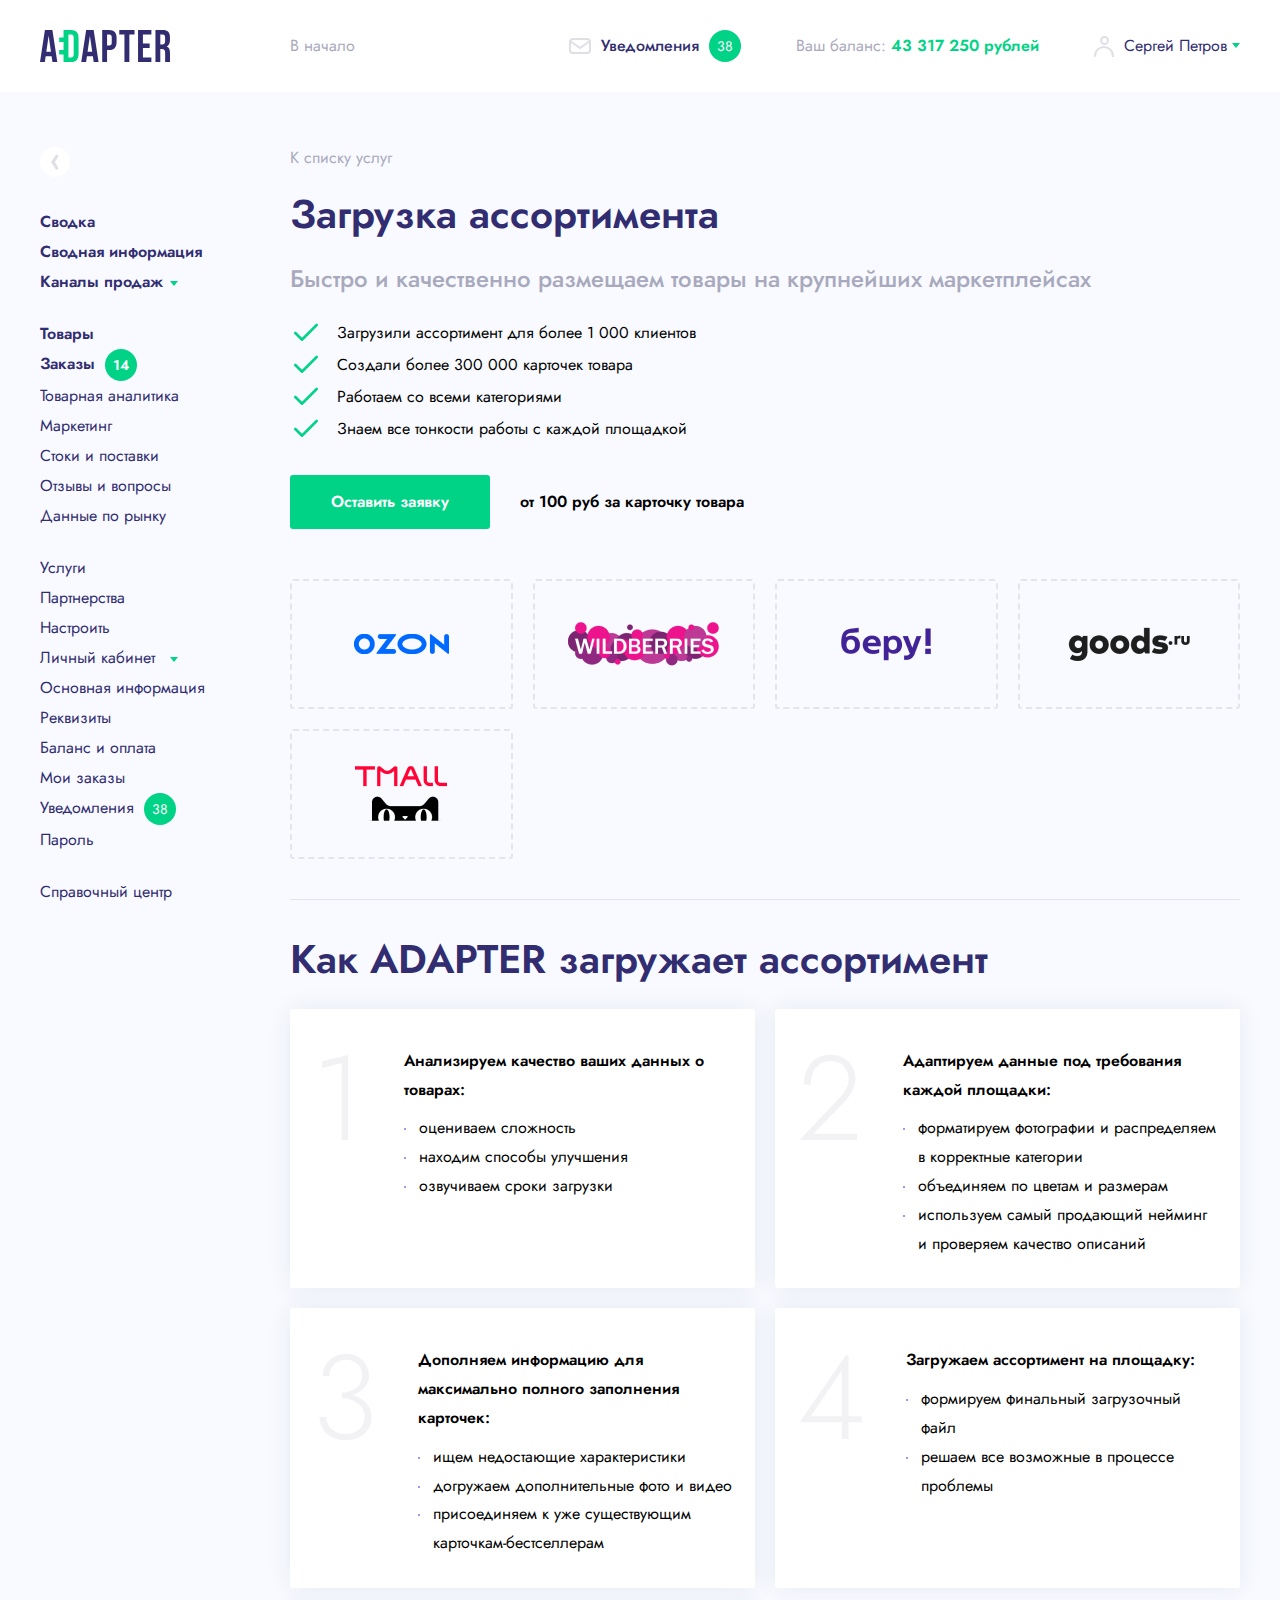
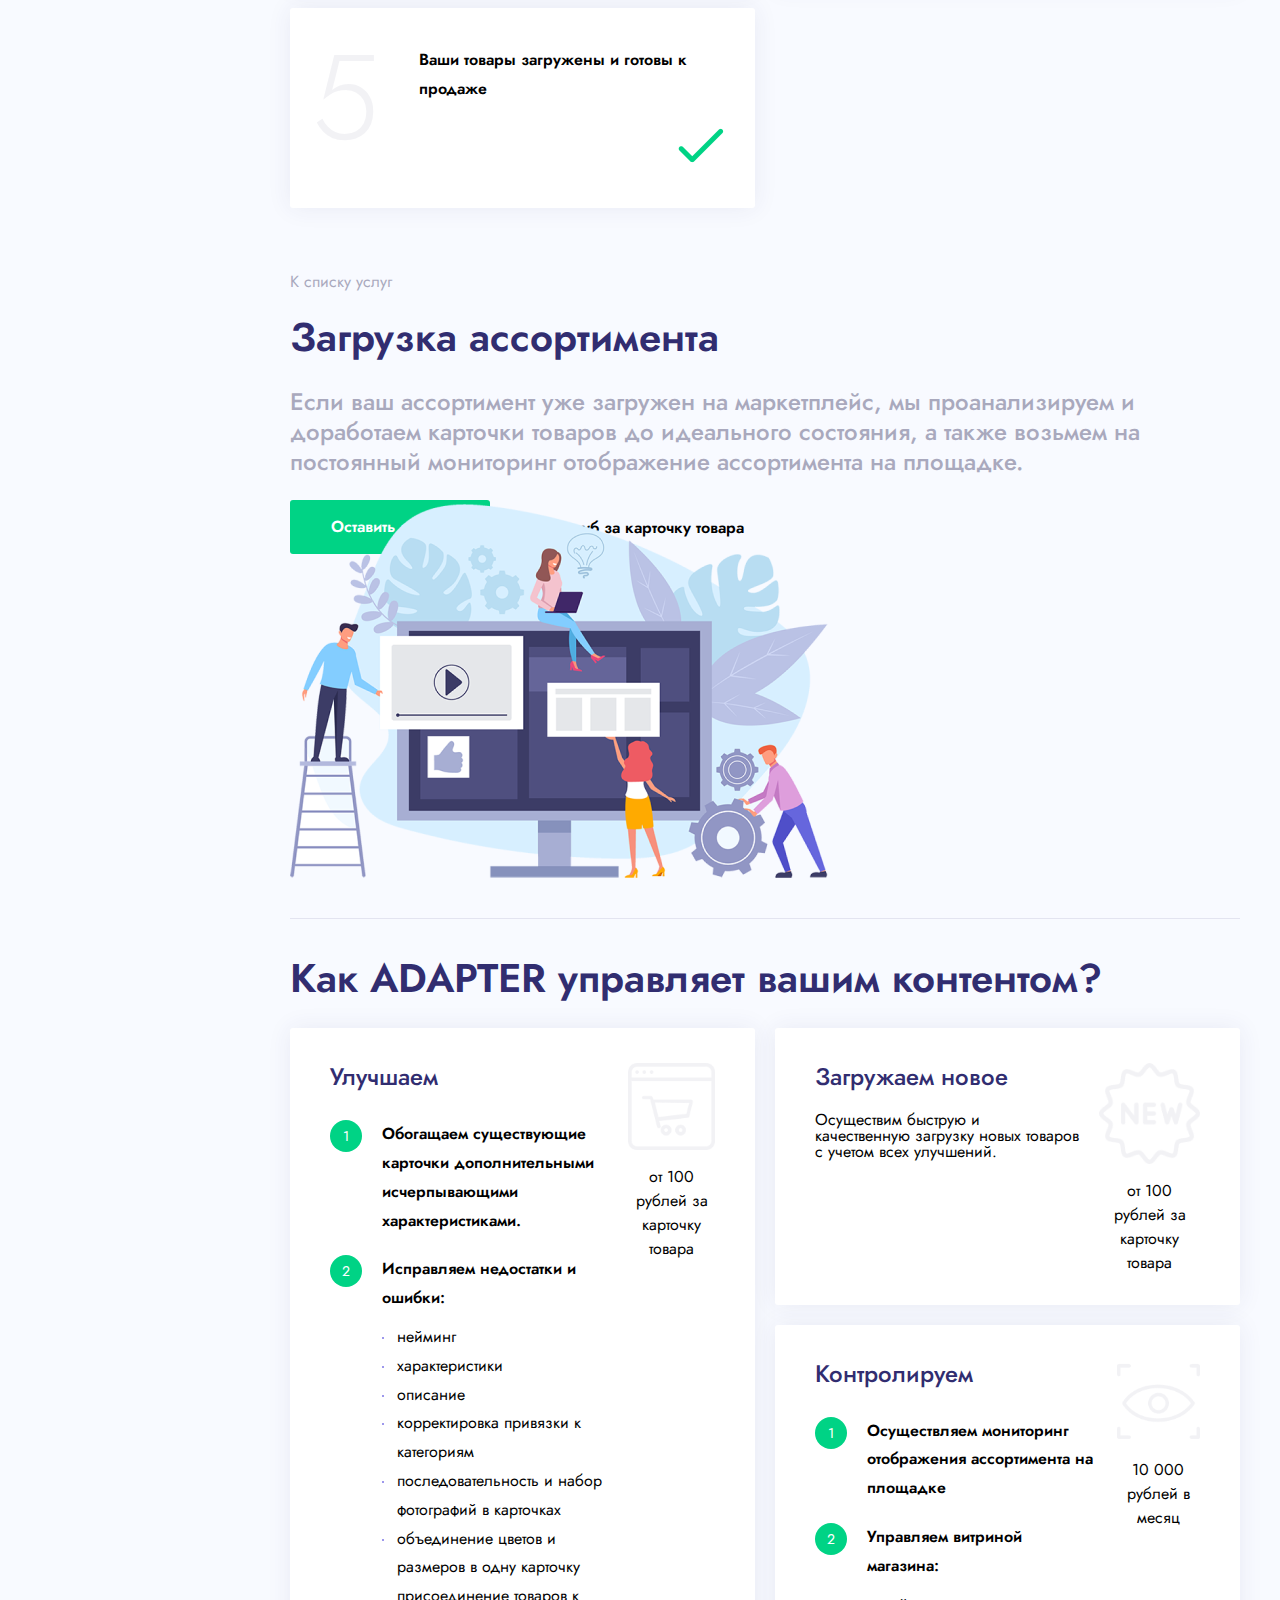
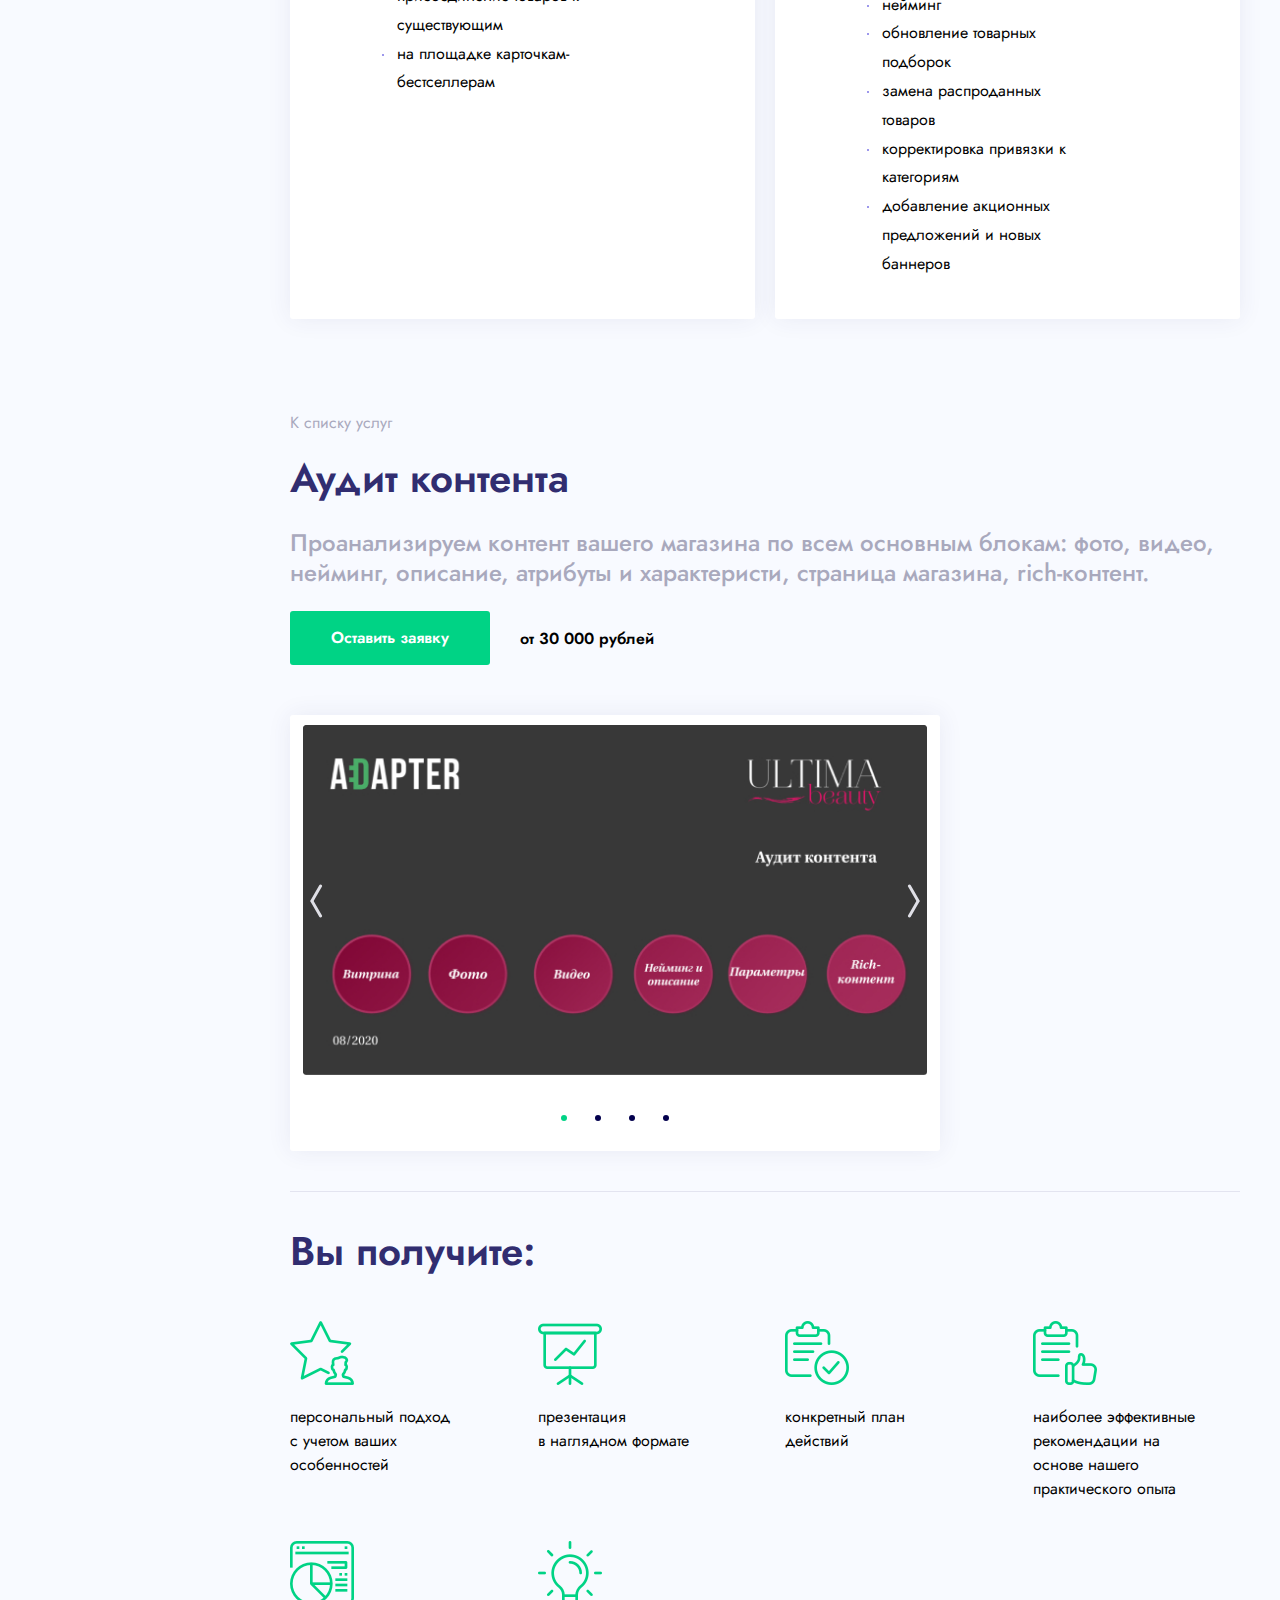
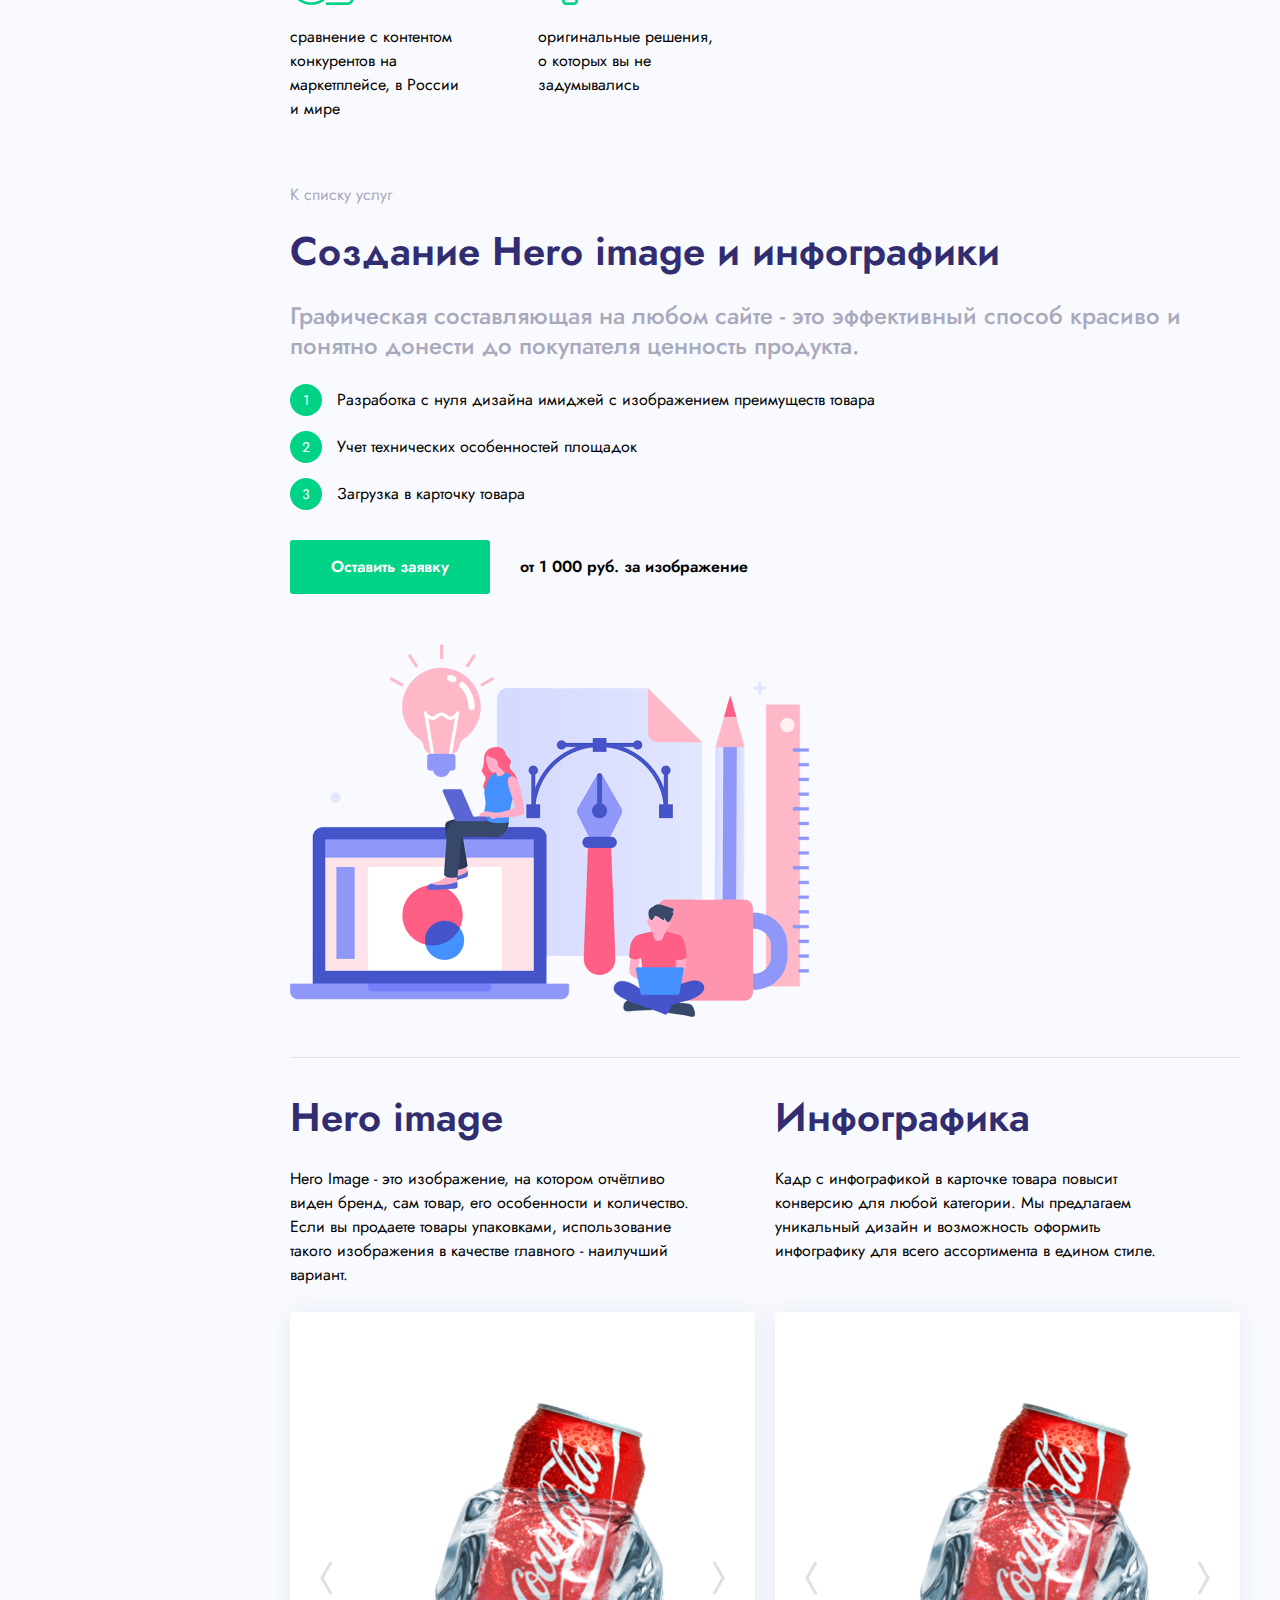
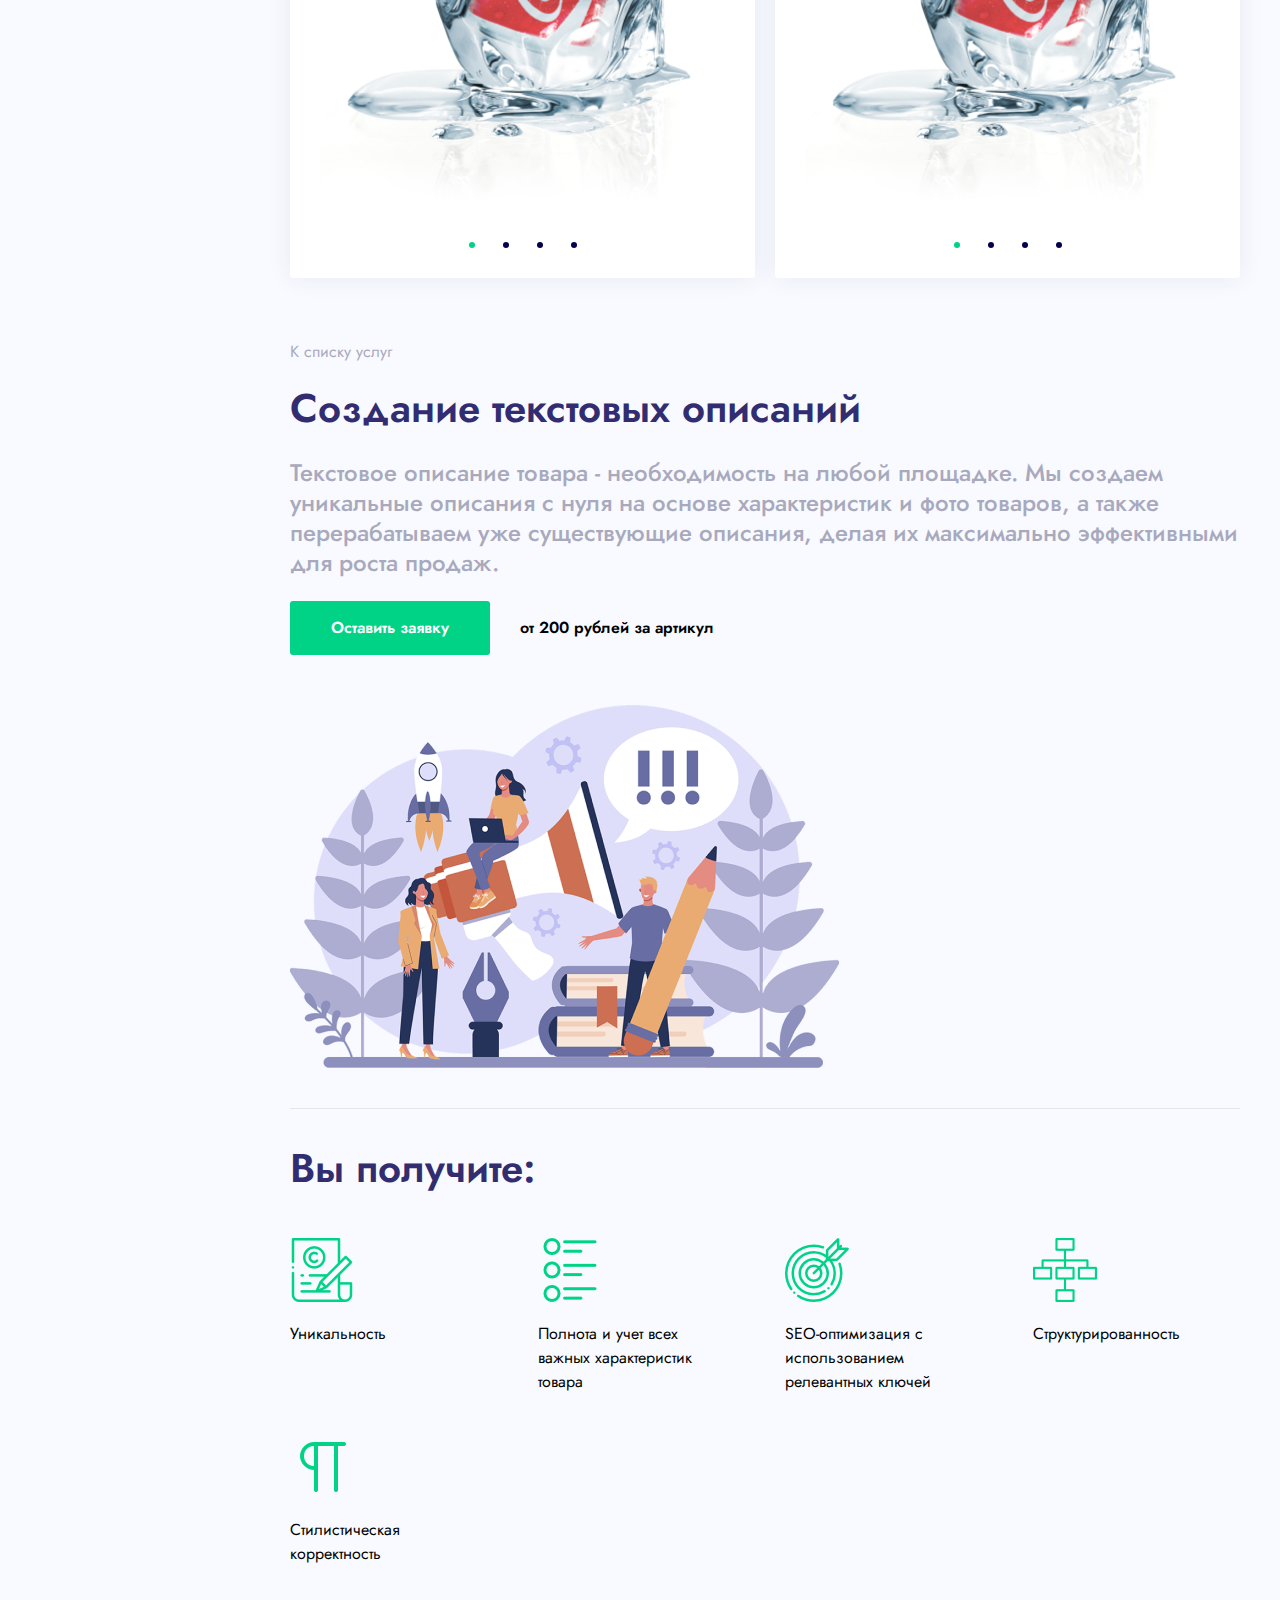
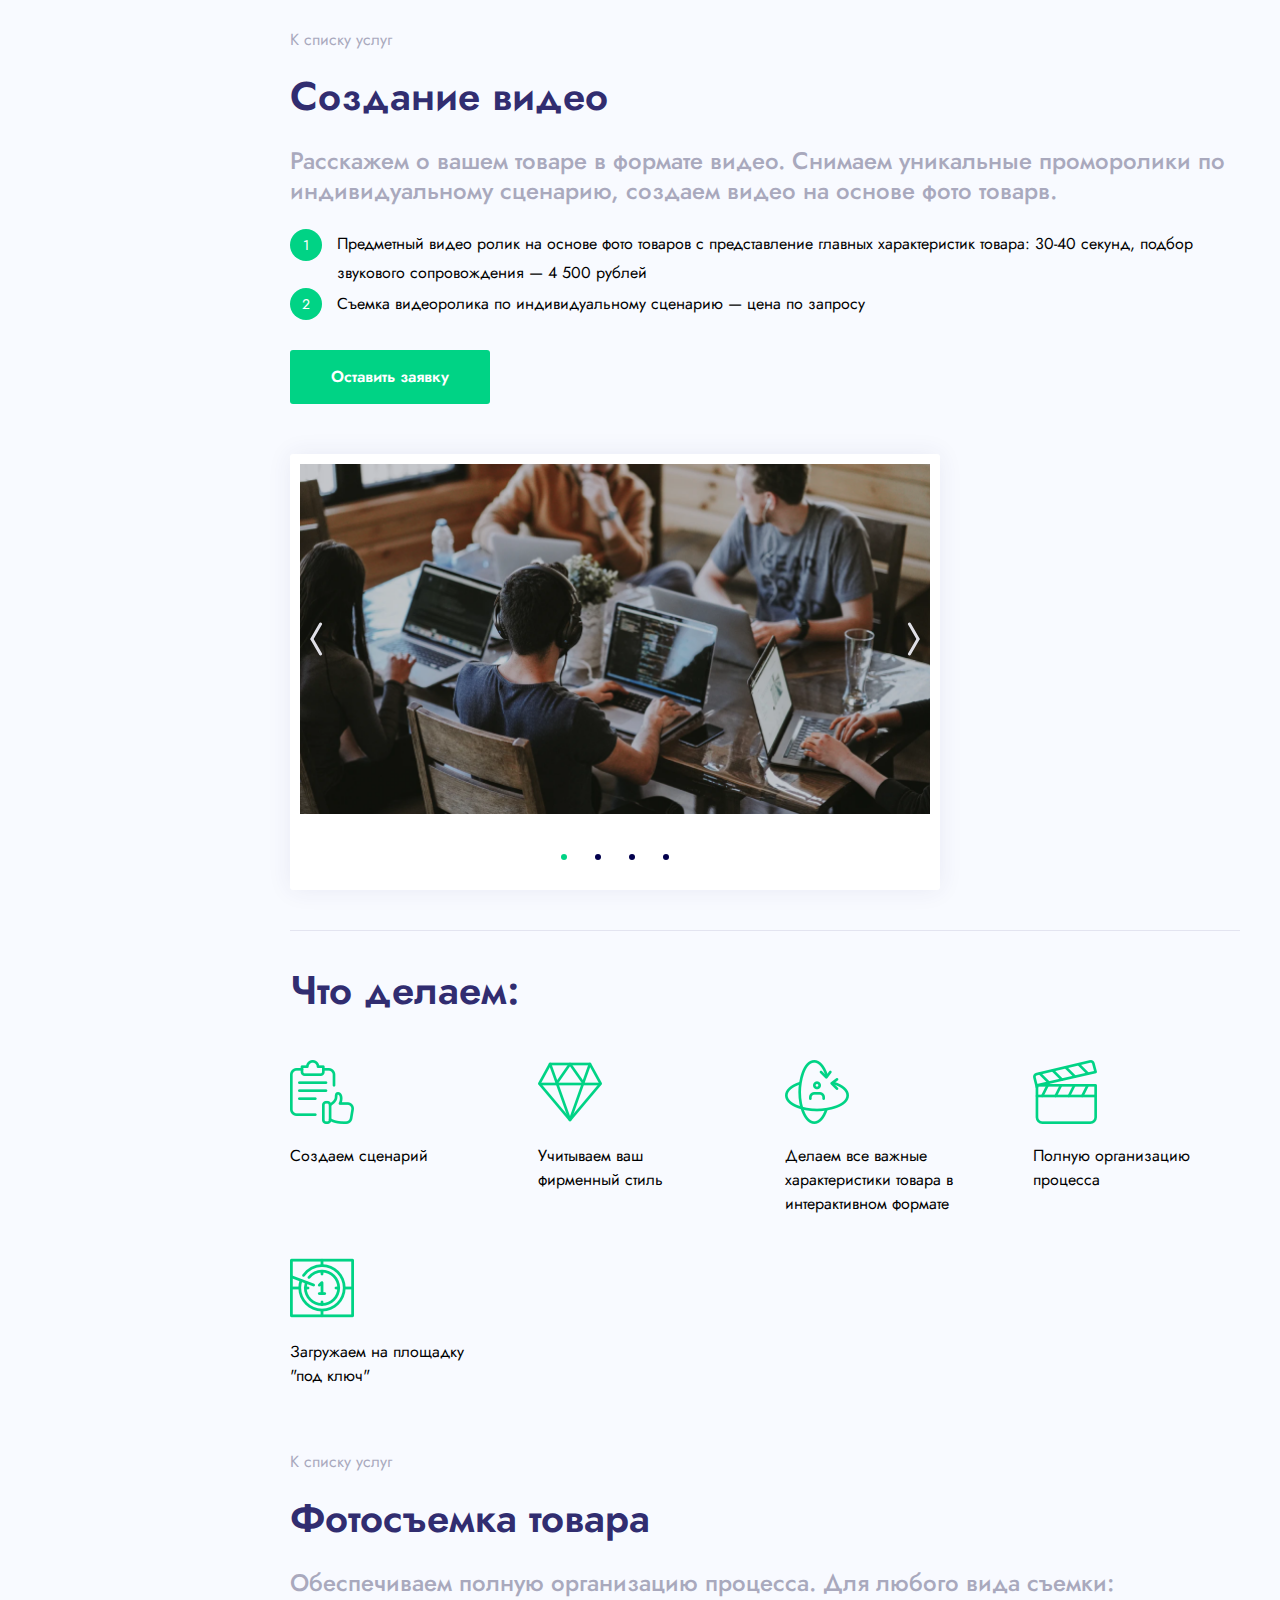
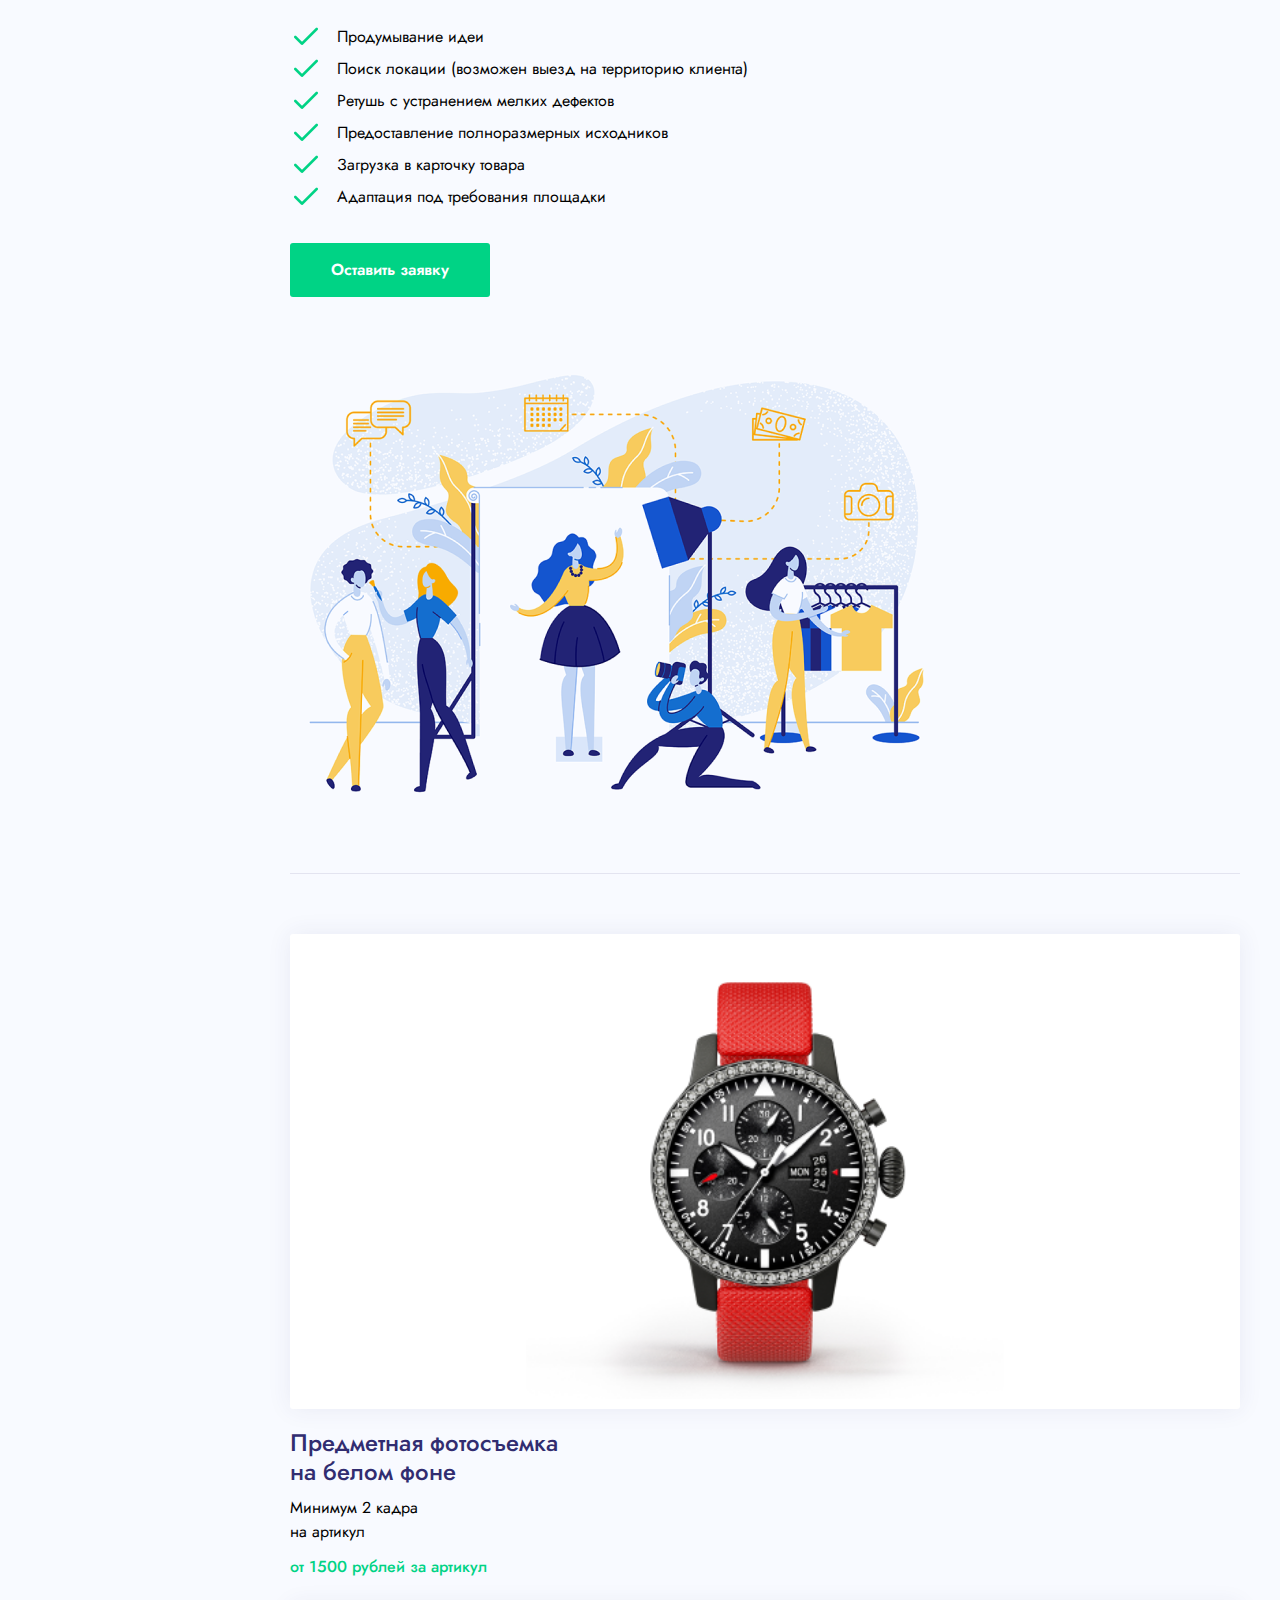
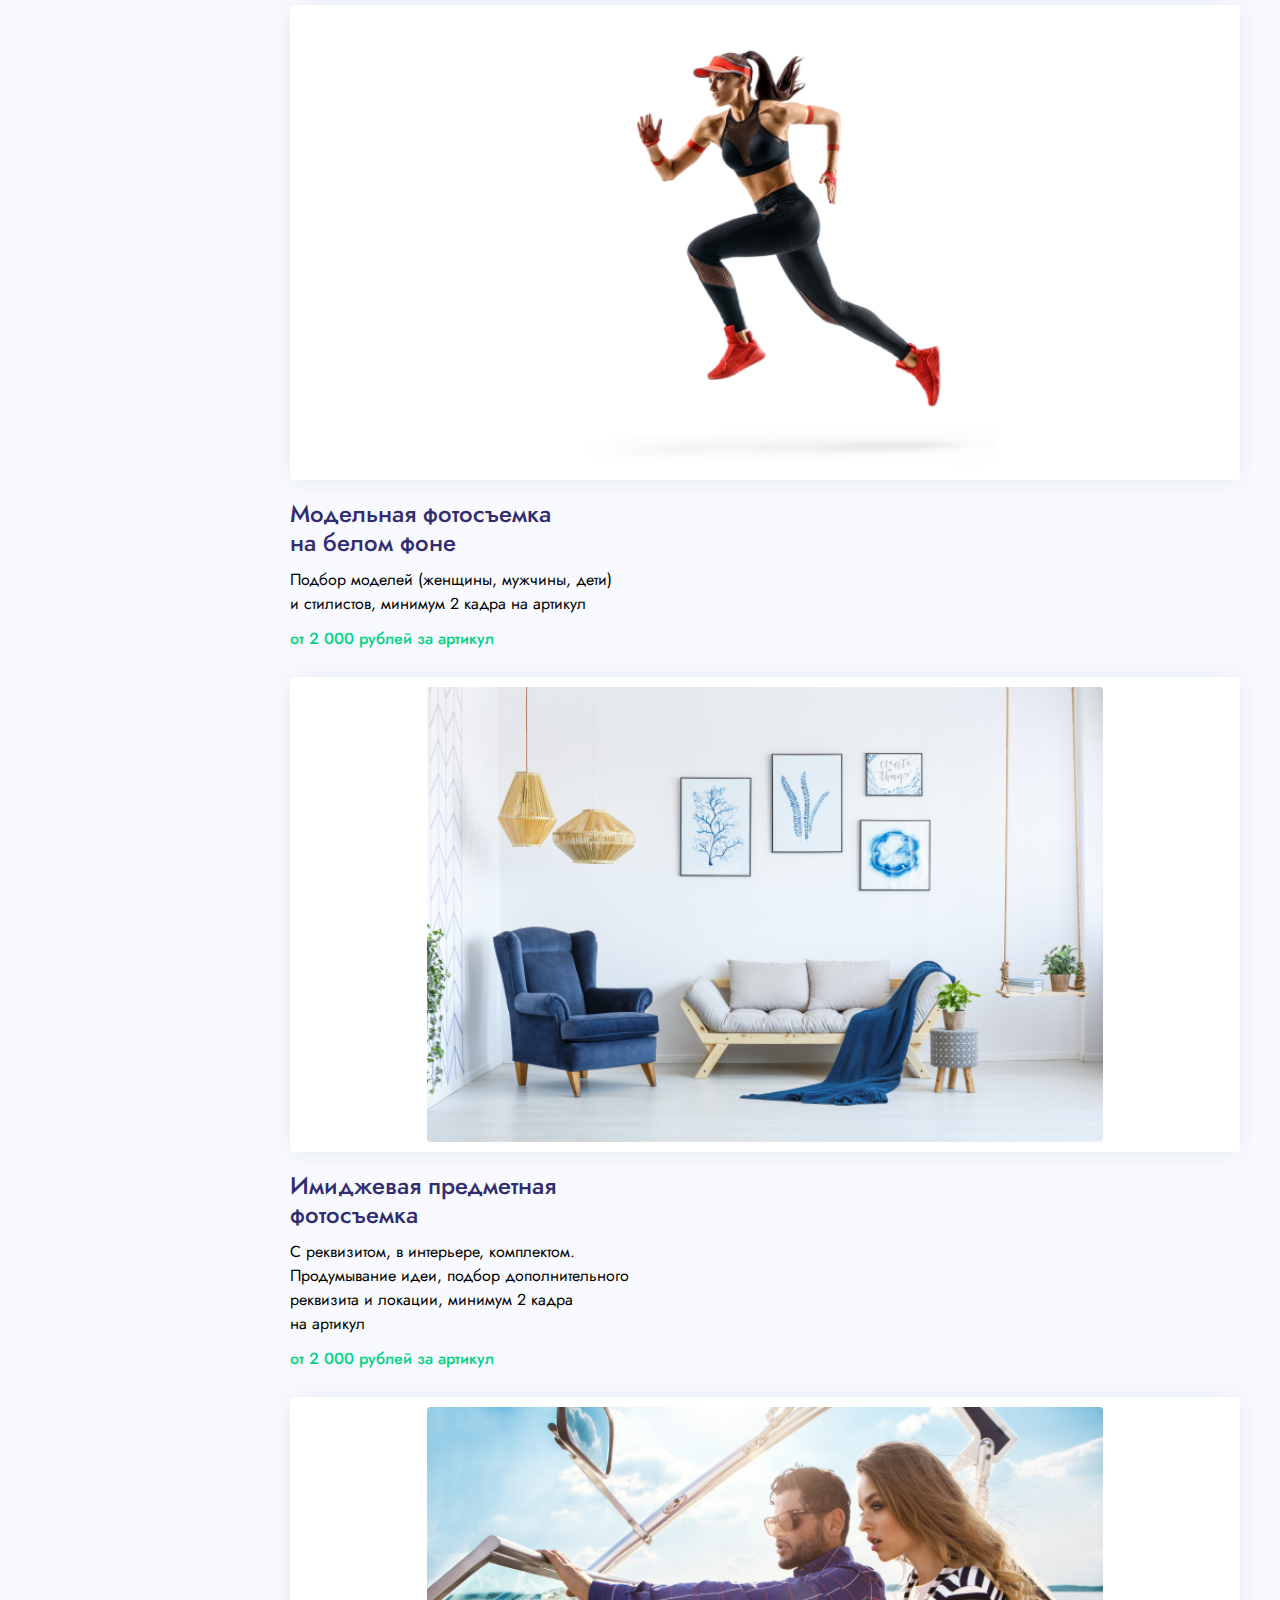
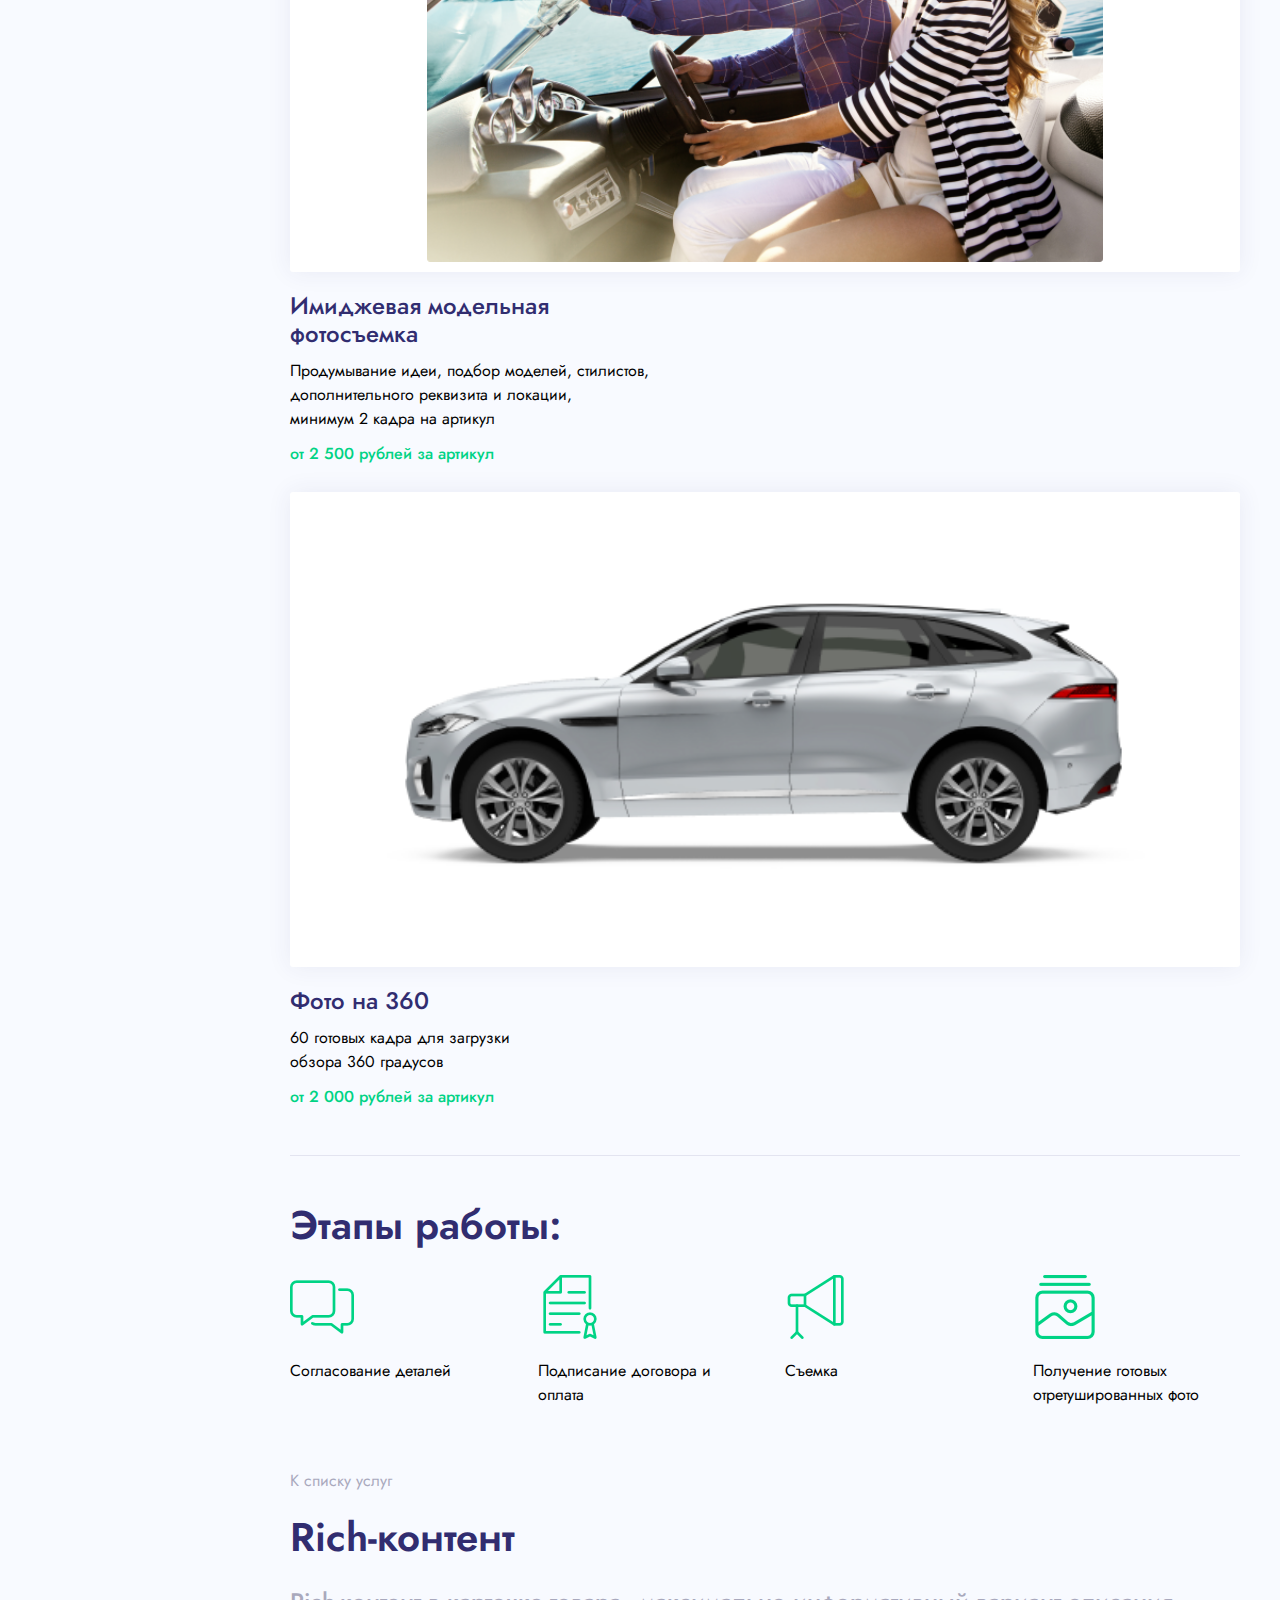
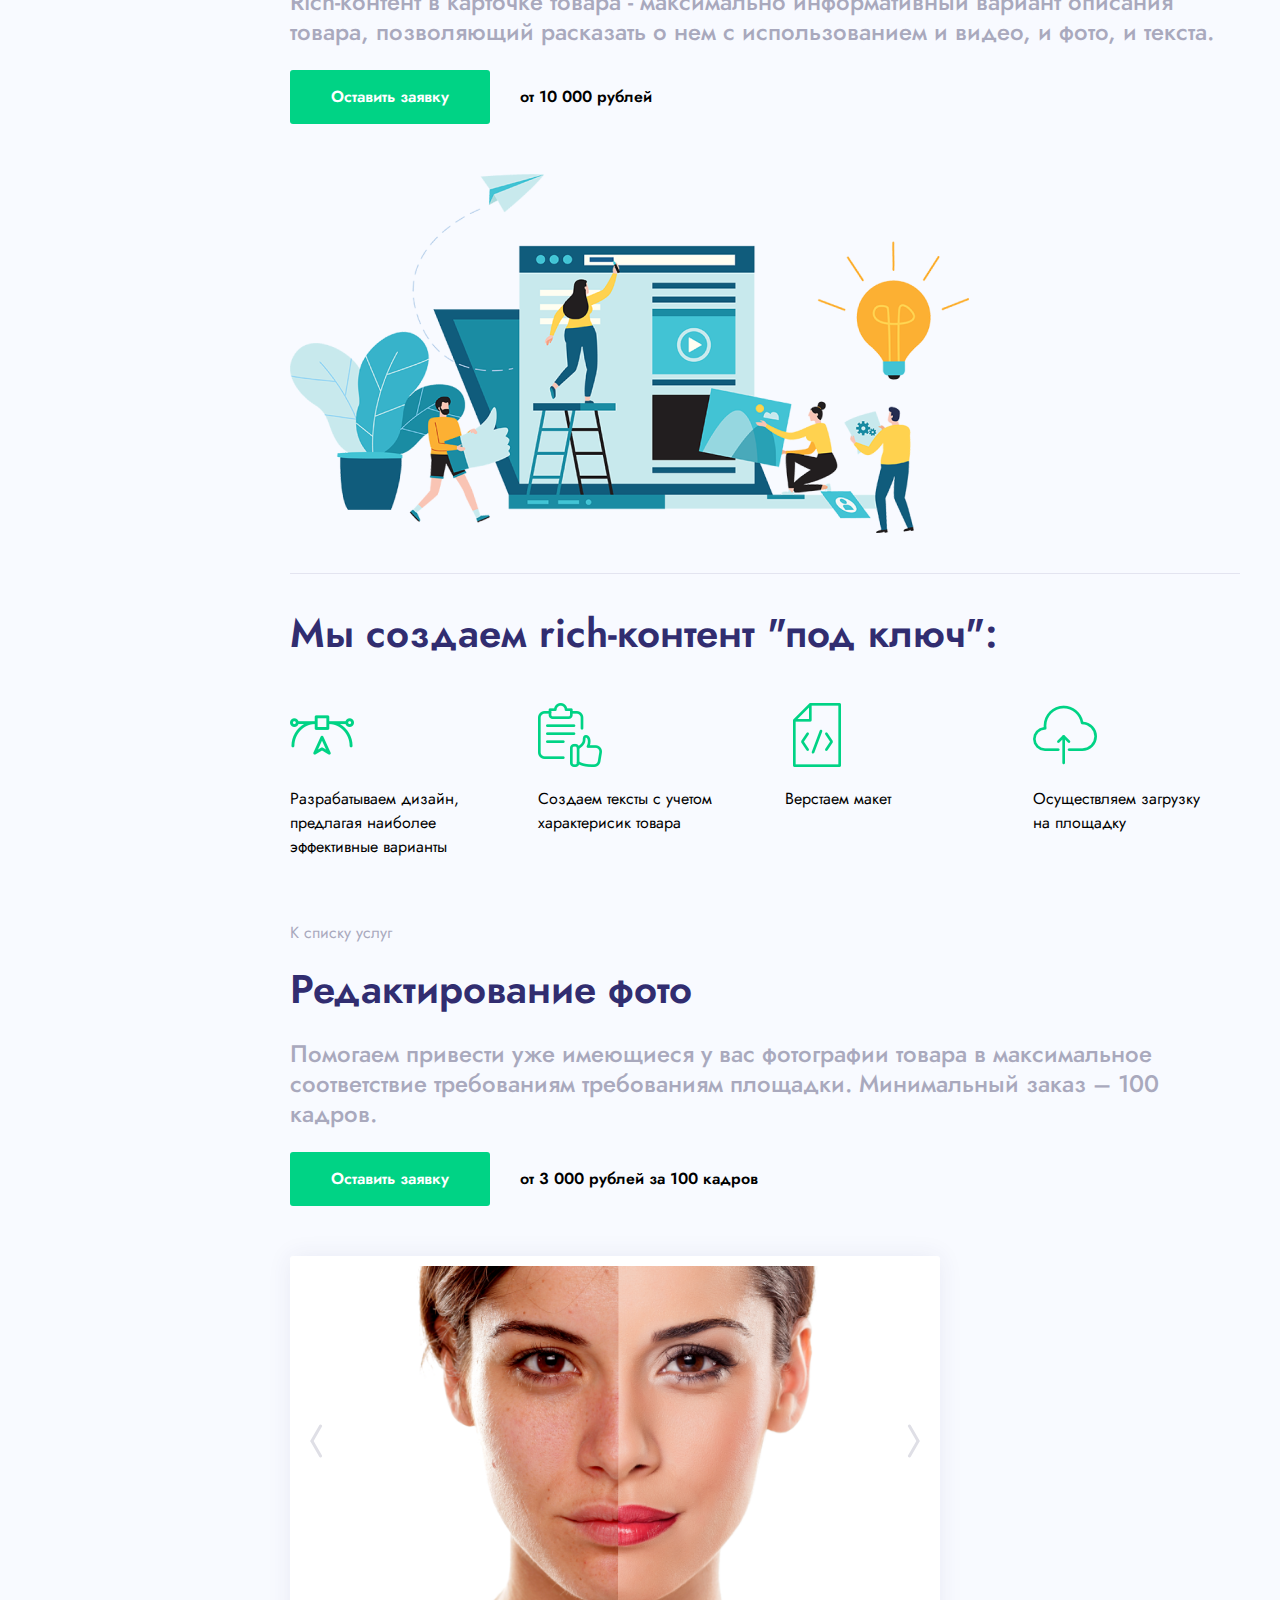
<file: assortment.html>
<!DOCTYPE html>
<html lang="ru">

<head>
	<title>Загрузка ассортимента</title>
	<meta charset="UTF-8">
	<meta name="viewport" content="width=device-width, initial-scale=1.0">
	<meta name="format-detection" content="telephone=no">
	<meta http-equiv="X-UA-Compatible" content="ie=edge">
	<link rel="stylesheet" href="css/style.css">
	<meta name="robots" content="noindex, nofollow">
</head>

<body id="home">
<!--Header Start-->

<header class="header">
	<div class="container">
		<div class="header__body">
			<div class="header__burger">
				<span></span>
			</div>
			<a href="index.html" class="header__logo">
				<img src="img/logo.svg" alt="A:DAPTER">
			</a>
			<a href="index.html" class="header__back">В начало</a>
			<a href="#!" class="header__notifications">
				<div class="notification-icon">
					<img class="notification-icon__pc" src="img/icons/mail.svg" alt="Сообщения">
					<img class="notification-icon__mobile" src="img/icons/mail-mobile.svg" alt="Сообщения">
				</div>
				<p class="notification-text">Уведомления</p>
				<div class="brand-number" id="notifications-number">38</div>
			</a>
			<div class="header__balance">
				<p class="balance-text">Ваш баланс: </p>
				<p class="balance-sum" id="header-balance">43 317 250 рублей</p>
				<div class="balance-icon">
					<img src="img/icons/wallet.png" alt="Кошелёк">
				</div>
			</div>
			<a href="account.html" class="header__account">
				<div class="account-icon">
					<img src="img/icons/profile.svg" alt="Сообщения">
				</div>
				<p class="account-name">Сергей Петров</p>
				<span class="dropdown dropdown--account"></span>
			</a>
		</div>
	</div>
</header>

<!--Header End-->	<div class="wrapper">
		<div class="container">
			<div class="content">
<!--Sidebar Start-->
<div class="sidebar">
	<div class="sidebar__body">
		<div class="sidebar__collapse">
			<svg xmlns="http://www.w3.org/2000/svg" width="9" height="18" viewBox="0 0 9 18" fill="none">
				<style>
					.a {
						stroke-linecap: round;
						stroke-width: 3;
						stroke: #DFDFE6;
					}
				</style>
				<path d="M6.8 15.1L3 9.1" class="a" />
				<path d="M6.8 3.1L3 9.1" class="a" />
			</svg>
		</div>
		<nav class="sidebar__nav">
			<ul class="sidebar__general">
				<li class="sidebar__item sidebar__item--bold">
					<a href="#!">Сводка</a>
				</li>
				<li class="sidebar__item sidebar__item--bold">
					<a href="summary.html">Сводная информация</a>
				</li>
				<li class="sidebar__item sidebar__item--bold sidebar__item--dropdown">
					<a href="#!"><span>Каналы продаж</span></a>
					<span class="dropdown dropdown--sidebar"></span>
				</li>
			</ul>
			<ul class="sidebar__goods">
				<li class="sidebar__item sidebar__item--bold">
					<a href="#!">Товары</a>
				</li>
				<li class="sidebar__item sidebar__item--bold sidebar__item--number">
					<a href="orders.html">
						<span>Заказы</span>
						<div class="brand-number" id="sidebar-orders">14</div>
					</a>
				</li>
				<li class="sidebar__item">
					<a href="#!">Товарная аналитика</a>
				</li>
				<li class="sidebar__item">
					<a href="#!">Маркетинг</a>
				</li>
			</ul>
			<ul class="sidebar__mobile">
				<li class="sidebar__item">
					<a href="#!">Стоки и поставки</a>
				</li>
				<li class="sidebar__item">
					<a href="#!">Отзывы и вопросы</a>
				</li>
				<li class="sidebar__item">
					<a href="#!">Данные по рынку</a>
				</li>
			</ul>
			<ul class="sidebar__service">
				<li class="sidebar__item">
					<a href="service.html">Услуги</a>
				</li>
				<li class="sidebar__item">
					<a href="#!">Партнерства</a>
				</li>
				<li class="sidebar__item">
					<a href="#!">Настроить</a>
				</li>
				<li class="sidebar__item sidebar__item--dropdown">
					<a href="account.html">Личный кабинет</a>
					<span class="dropdown dropdown--sidebar"></span>
				</li>
				<li class="sidebar__item">
					<a href="#!">Основная информация</a>
				</li>
				<li class="sidebar__item">
					<a href="bank-info.html">Реквизиты</a>
				</li>
				<li class="sidebar__item">
					<a href="balance.html">Баланс и оплата</a>
				</li>
				<li class="sidebar__item">
					<a href="my-orders.html">Мои заказы</a>
				</li>
				<li class="sidebar__item sidebar__item--number">
					<a href="#!">
						<span>Уведомления</span>
						<div class="brand-number" id="sidebar-orders">38</div>
					</a>
				</li>
				<li class="sidebar__item">
					<a href="password.html">Пароль</a>
				</li>
			</ul>
			<ul class="sidebar__reference">
				<li class="sidebar__item">
					<a href="#!">Справочный центр</a>
				</li>
			</ul>
		</nav>
		<nav class="sidebar__icon-menu">
			<div class="sidebar__expand">
				<svg xmlns="http://www.w3.org/2000/svg" width="9" height="18" viewBox="0 0 9 18" fill="none">
					<style>
						.a {
							stroke-linecap: round;
							stroke-width: 3;
							stroke: #DFDFE6;
						}
					</style>
					<path d="M3 15.1L6.8 9.1" class="a" />
					<path d="M3 3.1L6.8 9.1" class="a" />
				</svg>
			</div>
			<nav class="sidebar__nav--collapsed">
				<ul class="sidebar__general">
					<li class="sidebar__item--collapsed">
						<a href="#!">
							<img src="img/icons/sidebar/presentation.png" alt="presentation">
						</a>
					</li>
					<li class="sidebar__item--collapsed">
						<a href="#!">
							<img src="img/icons/sidebar/analytics.png" alt="analytics">
						</a>
					</li>
				</ul>
				<ul class="sidebar__goods">
					<li class="sidebar__item--collapsed">
						<a href="#!">
							<img src="img/icons/sidebar/order.png" alt="order">
						</a>
					</li>
					<li class="sidebar__item--collapsed">
						<a href="#!">
							<img src="img/icons/sidebar/give.png" alt="give">
						</a>
					</li>
					<li class="sidebar__item--collapsed">
						<a href="#!">
							<img src="img/icons/sidebar/limited-stock.png" alt="limited-stock">
						</a>
					</li>
					<li class="sidebar__item--collapsed">
						<a href="#!">
							<img src="img/icons/sidebar/online-order.png" alt="online-order">
						</a>
					</li>
					<li class="sidebar__item--collapsed">
						<a href="#!">
							<img src="img/icons/sidebar/ecommerce.png" alt="ecommerce">
						</a>
					</li>
					<li class="sidebar__item--collapsed">
						<a href="#!">
							<img src="img/icons/sidebar/help.png" alt="help">
						</a>
					</li>
					<li class="sidebar__item--collapsed">
						<a href="#!">
							<img src="img/icons/sidebar/stand.png" alt="stand">
						</a>
					</li>
				</ul>
				<ul class="sidebar__service">
					<li class="sidebar__item--collapsed">
						<a href="#!">
							<img src="img/icons/sidebar/form.png" alt="form">
						</a>
					</li>
					<li class="sidebar__item--collapsed">
						<a href="#!">
							<img src="img/icons/sidebar/shipping-and-delivery.png" alt="shipping-and-delivery">
						</a>
					</li>
					<li class="sidebar__item--collapsed">
						<a href="#!">
							<img src="img/icons/sidebar/gear.png" alt="gear">
						</a>
					</li>
				</ul>
				<ul class="sidebar__reference">
					<li class="sidebar__item--collapsed">
						<a href="#!">
							<img src="img/icons/sidebar/question.png" alt="question">
						</a>
					</li>
				</ul>
			</nav>
		</nav>
		<div class="sidebar__chat">
			<img src="img/icons/chat.png" alt="Чат">
		</div>
	</div>
</div>
<!--Sidebar End-->				<!--Main Start-->
				<main class="locked">

					<!--Assortment-load Start-->
					<section class="assortment-load">
						<div class="assortment-load__body">
							<a href="index.html" class="back-service">К списку услуг</a>
							<h2 class="section-title">Загрузка ассортимента</h2>
							<div class="assortment-load__content">
								<div class="advantages">
									<p class="advantages__description">Быстро и качественно размещаем товары на крупнейших
										маркетплейсах</p>
									<ul class="advantages__list">
										<li class="advantages__item">
											<div class="advantages__tick">
												<img src="img/icons/tick.png" alt="icon">
											</div>
											<p class="advantages__text">
												Загрузили ассортимент для более 1 000 клиентов
											</p>
										</li>
										<li class="advantages__item">
											<div class="advantages__tick">
												<img src="img/icons/tick.png" alt="icon">
											</div>
											<p class="advantages__text">
												Создали более 300 000 карточек товара
											</p>
										</li>
										<li class="advantages__item">
											<div class="advantages__tick">
												<img src="img/icons/tick.png" alt="icon">
											</div>
											<p class="advantages__text">
												Работаем со всеми категориями
											</p>
										</li>
										<li class="advantages__item">
											<div class="advantages__tick">
												<img src="img/icons/tick.png" alt="icon">
											</div>
											<p class="advantages__text">
												Знаем все тонкости работы с каждой площадкой
											</p>
										</li>
									</ul>
									<div class="advantages__action">
										<div class="advantages__button" id="modal_order_open">
											<button class="button">Оставить заявку</button>
										</div>
										<p class="advantages__offer">от 100 руб за карточку товара</p>
									</div>
								</div>
								<ul class="marketplaces">
									<li class="marketplaces__image">
										<img src="img/marketplaces/ozon.png" alt="ozon">
									</li>
									<li class="marketplaces__image">
										<img src="img/marketplaces/wildberries.png" alt="wildberries">
									</li>
									<li class="marketplaces__image">
										<img src="img/marketplaces/beru.png" alt="beru">
									</li>
									<li class="marketplaces__image">
										<img src="img/marketplaces/goods.png" alt="goods">
									</li>
									<li class="marketplaces__image">
										<img src="img/marketplaces/tmall.png" alt="tmall">
									</li>
								</ul>
							</div>
							<h2 class="section-title">Как ADAPTER загружает ассортимент</h2>
							<div class="assortment-load__workflow">
								<ul class="workflow">
									<li class="workflow__card">
										<span class="workflow__number">1</span>
										<div class="workflow__content">
											<h3 class="workflow__title">Анализируем качество ваших данных о товарах:</h3>
											<ul class="workflow__list">
												<li class="workflow__item">оцениваем сложность
												</li>
												<li class="workflow__item">
													находим способы улучшения
												</li>
												<li class="workflow__item">
													озвучиваем сроки загрузки
												</li>
											</ul>
										</div>
									</li>
									<li class="workflow__card">
										<span class="workflow__number">2</span>
										<div class="workflow__content">
											<h3 class="workflow__title">Адаптируем данные под требования каждой площадки:</h3>
											<ul class="workflow__list">
												<li class="workflow__item">
													форматируем фотографии и распределяем в корректные категории
												</li>
												<li class="workflow__item">
													объединяем по цветам и размерам
												</li>
												<li class="workflow__item">
													используем самый продающий нейминг и проверяем качество описаний
												</li>
											</ul>
										</div>
									</li>
									<li class="workflow__card">
										<span class="workflow__number">3</span>
										<div class="workflow__content">
											<h3 class="workflow__title">Дополняем информацию для максимально полного заполнения
												карточек:</h3>
											<ul class="workflow__list">
												<li class="workflow__item">
													ищем недостающие характеристики
												</li>
												<li class="workflow__item">
													догружаем дополнительные фото и видео
												</li>
												<li class="workflow__item">
													присоединяем к уже существующим карточкам-бестселлерам
												</li>
											</ul>
										</div>
									</li>
									<li class="workflow__card">
										<span class="workflow__number">4</span>
										<div class="workflow__content">
											<h3 class="workflow__title">Загружаем ассортимент на площадку:</h3>
											<ul class="workflow__list">
												<li class="workflow__item">
													формируем финальный загрузочный файл
												</li>
												<li class="workflow__item">
													решаем все возможные в процессе проблемы
												</li>
											</ul>
										</div>
									</li>
									<li class="workflow__card">
										<span class="workflow__number">5</span>
										<div class="workflow__content">
											<h3 class="workflow__title">Ваши товары загружены и готовы к продаже</h3>
											<div class="workflow__tick">
												<img src="img/icons/workflow-tick.png" alt="icon">
											</div>
										</div>
									</li>
								</ul>
							</div>
						</div>
					</section>
					<!--Assortment-load End-->
					<br><br><br>
					<!--Content Management Start-->
					<section class="assortment-load content-management">
						<div class="assortment-load__body">
							<a href="index.html" class="back-service">К списку услуг</a>
							<h2 class="section-title">Загрузка ассортимента</h2>
							<div class="assortment-load__content">
								<div class="advantages">
									<p class="advantages__description">
										Если ваш ассортимент уже загружен на маркетплейс, мы
										проанализируем и доработаем карточки товаров до идеального состояния, а также возьмем на
										постоянный мониторинг отображение ассортимента на площадке.
									</p>
									<div class="advantages__action">
										<div class="advantages__button" id="modal_order_open">
											<button class="button">Оставить заявку</button>
										</div>
										<p class="advantages__offer">от 100 руб за карточку товара</p>
									</div>
								</div>
								<div class="content-management__image">
									<img src="img/services/content-management.png" alt="">
								</div>
							</div>
							<h2 class="section-title">Как ADAPTER управляет вашим контентом?</h2>
							<div class="content-management__workflow">
								<ul class="workflow">
									<li class="workflow__card">
										<div class="workflow__info">
											<h3 class="workflow-card-title">
												Улучшаем
											</h3>
											<ul class="workflow__content">
												<li>
													<div class="brand-number">1</div>
													<div class="workflow-inner-info">
														<h4 class="workflow__title">Обогащаем существующие карточки
															дополнительными исчерпывающими
															характеристиками.</h4>
													</div>
												</li>
												<li>
													<div class="brand-number">2</div>
													<div class="workflow-inner-info">
														<h4 class="workflow__title">Исправляем недостатки и ошибки:</h4>
														<ul class="workflow__list">
															<li class="workflow__item">
																нейминг
															</li>
															<li class="workflow__item">
																характеристики
															</li>
															<li class="workflow__item">
																описание
															</li>
															<li class="workflow__item">
																корректировка привязки к категориям
															</li>
															<li class="workflow__item">
																последовательность и набор фотографий
																в карточках
															</li>
															<li class="workflow__item">
																объединение цветов и размеров в одну карточку
																присоединение товаров к существующим
															</li>
															<li class="workflow__item">
																на площадке карточкам-бестселлерам
															</li>
														</ul>
													</div>
												</li>
											</ul>
										</div>
										<div class="workflow__icon">
											<img src="img/services/icons/content-management-improve.png" alt="cart icon">
											<p>
												от 100 рублей за карточку товара
											</p>
										</div>
									</li>
									<li class="workflow__card">
										<div class="workflow__info">
											<h3 class="workflow-card-title">
												Загружаем новое
											</h3>
											<p class="workflow__text">
												Осуществим быструю и качественную загрузку новых товаров с учетом всех улучшений.
											</p>
										</div>
										<div class="workflow__icon">
											<img src="img/services/icons/content-management-new.png" alt="new icon">
											<p>
												от 100 рублей за карточку товара
											</p>
										</div>
									</li>
									<li class="workflow__card">
										<div class="workflow__info">
											<h3 class="workflow-card-title">
												Контролируем
											</h3>
											<ul class="workflow__content">
												<li>
													<div class="brand-number">1</div>
													<div class="workflow-inner-info">
														<h4 class="workflow__title">Осуществляем мониторинг отображения ассортимента
															на площадке</h4>
													</div>
												</li>
												<li>
													<div class="brand-number">2</div>
													<div class="workflow-inner-info">
														<h4 class="workflow__title">Управляем витриной магазина:</h4>
														<ul class="workflow__list">
															<li class="workflow__item">
																нейминг
															</li>
															<li class="workflow__item">
																обновление товарных подборок
															</li>
															<li class="workflow__item">
																замена распроданных товаров
															</li>
															<li class="workflow__item">
																корректировка привязки к категориям
															</li>
															<li class="workflow__item">
																добавление акционных предложений и новых баннеров
															</li>
														</ul>
													</div>
												</li>
											</ul>
										</div>
										<div class="workflow__icon">
											<img src="img/services/icons/content-management-control.png" alt="control icon">
											<p>
												10 000 рублей в месяц
											</p>
										</div>
									</li>
								</ul>
							</div>
						</div>
					</section>
					<!--Content Management End-->
					<br><br><br>
					<!--Content Audit Start-->
					<section class="assortment-load content-audit">
						<div class="assortment-load__body">
							<a href="index.html" class="back-service">К списку услуг</a>
							<h2 class="section-title">Аудит контента</h2>
							<div class="assortment-load__content">
								<div class="advantages">
									<p class="advantages__description">
										Проанализируем контент вашего магазина по всем основным блокам: фото, видео, нейминг,
										описание, атрибуты и характеристи, страница магазина, rich-контент.
									</p>
									<div class="advantages__action">
										<div class="advantages__button" id="modal_order_open">
											<button class="button">Оставить заявку</button>
										</div>
										<p class="advantages__offer">от 30 000 рублей</p>
									</div>
								</div>
								<div class="services-slider-wrapper">
									<ul class="services-slider" id="auditSlider">
										<li class="services-slider__item">
											<img src="img/services/service-slide.jpg" alt="">
										</li>
										<li class="services-slider__item">
											<img src="img/services/service-slide.jpg" alt="">
										</li>
										<li class="services-slider__item">
											<img src="img/services/service-slide.jpg" alt="">
										</li>
										<li class="services-slider__item">
											<img src="img/services/service-slide.jpg" alt="">
										</li>
									</ul>
								</div>
							</div>
							<h2 class="section-title add-margin">Вы получите:</h2>
							<ul class="content-list">
								<li class="content-list__item">
									<div class="content-list__icon">
										<img src="img/services/icons/audit/personal.png" alt="icon">
									</div>
									<p class="content-list__text">
										персональный подход<br>с учетом ваших особенностей
									</p>
								</li>
								<li class="content-list__item">
									<div class="content-list__icon">
										<img src="img/services/icons/audit/keynote.png" alt="icon">
									</div>
									<p class="content-list__text">
										презентация<br>в наглядном формате
									</p>
								</li>
								<li class="content-list__item">
									<div class="content-list__icon">
										<img src="img/services/icons/audit/plan.png" alt="icon">
									</div>
									<p class="content-list__text">
										конкретный план действий
									</p>
								</li>
								<li class="content-list__item">
									<div class="content-list__icon">
										<img src="img/services/icons/audit/advice.png" alt="icon">
									</div>
									<p class="content-list__text">
										наиболее эффективные рекомендации на основе нашего практического опыта
									</p>
								</li>
								<li class="content-list__item">
									<div class="content-list__icon">
										<img src="img/services/icons/audit/comparison.png" alt="icon">
									</div>
									<p class="content-list__text">
										сравнение с контентом конкурентов на маркетплейсе, в России и мире
									</p>
								</li>
								<li class="content-list__item">
									<div class="content-list__icon">
										<img src="img/services/icons/audit/ideas.png" alt="icon">
									</div>
									<p class="content-list__text">
										оригинальные решения, о которых вы не задумывались
									</p>
								</li>
							</ul>
						</div>
					</section>
					<!--Content Audit End-->
					<br><br><br>
					<!--Content Hero Start-->
					<section class="assortment-load content-hero">
						<div class="assortment-load__body">
							<a href="index.html" class="back-service">К списку услуг</a>
							<h2 class="section-title">Создание Hero image и инфографики</h2>
							<div class="assortment-load__content">
								<div class="advantages">
									<p class="advantages__description">
										Графическая составляющая на любом сайте - это эффективный способ красиво и понятно донести
										до покупателя ценность продукта.
									</p>
									<ul class="advantages__list">
										<li class="advantages__item">
											<div class="brand-number">1</div>
											<p class="advantages__text">
												Разработка с нуля дизайна имиджей с изображением преимуществ товара
											</p>
										</li>
										<li class="advantages__item">
											<div class="brand-number">2</div>
											<p class="advantages__text">
												Учет технических особенностей площадок
											</p>
										</li>
										<li class="advantages__item">
											<div class="brand-number">3</div>
											<p class="advantages__text">
												Загрузка в карточку товара
											</p>
										</li>
									</ul>
									<div class="advantages__action">
										<div class="advantages__button" id="modal_order_open">
											<button class="button">Оставить заявку</button>
										</div>
										<p class="advantages__offer">от 1 000 руб. за изображение</p>
									</div>
								</div>
								<div class="content-hero__image">
									<img src="img/services/content-hero.png" alt="">
								</div>
							</div>
							<div class="content-hero__sliders">
								<div class="content-hero__column">
									<h2 class="section-title">Hero image</h2>
									<p class="content-hero__desc">
										Hero Image - это изображение, на котором отчётливо виден бренд, сам товар, его особенности
										и количество. Если вы продаете товары упаковками, использование такого изображения в
										качестве главного - наилучший вариант.
									</p>
									<div class="services-slider-wrapper">
										<ul class="services-slider" id="heroSliderLeft">
											<li class="services-slider__item">
												<img src="img/services/hero-slide-1.png" alt="">
											</li>
											<li class="services-slider__item">
												<img src="img/services/hero-slide-2.png" alt="">
											</li>
											<li class="services-slider__item">
												<img src="img/services/hero-slide-1.png" alt="">
											</li>
											<li class="services-slider__item">
												<img src="img/services/hero-slide-2.png" alt="">
											</li>
										</ul>
									</div>
								</div>
								<div class="content-hero__column">
									<h2 class="section-title">Инфографика</h2>
									<p class="content-hero__desc">
										Кадр с инфографикой в карточке товара повысит конверсию для любой категории. Мы предлагаем
										уникальный дизайн и возможность оформить инфографику для всего ассортимента в едином
										стиле.
									</p>
									<div class="services-slider-wrapper">
										<ul class="services-slider" id="heroSliderRight">
											<li class="services-slider__item">
												<img src="img/services/hero-slide-1.png" alt="">
											</li>
											<li class="services-slider__item">
												<img src="img/services/hero-slide-2.png" alt="">
											</li>
											<li class="services-slider__item">
												<img src="img/services/hero-slide-1.png" alt="">
											</li>
											<li class="services-slider__item">
												<img src="img/services/hero-slide-2.png" alt="">
											</li>
										</ul>
									</div>
								</div>
							</div>
						</div>
					</section>
					<!--Content Hero End-->
					<br><br><br>
					<!--Content Text Desc Start-->
					<section class="assortment-load content-text-desc">
						<div class="assortment-load__body">
							<a href="index.html" class="back-service">К списку услуг</a>
							<h2 class="section-title">Создание текстовых описаний</h2>
							<div class="assortment-load__content">
								<div class="advantages">
									<p class="advantages__description">
										Текстовое описание товара - необходимость на любой площадке. Мы создаем уникальные
										описания с нуля на основе характеристик и фото товаров, а также перерабатываем уже
										существующие описания, делая их максимально эффективными для роста продаж.
									</p>
									<div class="advantages__action">
										<div class="advantages__button" id="modal_order_open">
											<button class="button">Оставить заявку</button>
										</div>
										<p class="advantages__offer">от 200 рублей за артикул</p>
									</div>
								</div>
								<div class="content-text-desc__image">
									<img src="img/services/content-text-desc.png" alt="">
								</div>
							</div>
							<h2 class="section-title add-margin">Вы получите:</h2>
							<ul class="content-list">
								<li class="content-list__item">
									<div class="content-list__icon">
										<img src="img/services/icons/text-desc/unique.png" alt="icon">
									</div>
									<p class="content-list__text">
										Уникальность
									</p>
								</li>
								<li class="content-list__item">
									<div class="content-list__icon">
										<img src="img/services/icons/text-desc/list.png" alt="icon">
									</div>
									<p class="content-list__text">
										Полнота и учет всех важных характеристик товара
									</p>
								</li>
								<li class="content-list__item">
									<div class="content-list__icon">
										<img src="img/services/icons/text-desc/seo.png" alt="icon">
									</div>
									<p class="content-list__text">
										SEO-оптимизация с использованием релевантных ключей
									</p>
								</li>
								<li class="content-list__item">
									<div class="content-list__icon">
										<img src="img/services/icons/text-desc/structure.png" alt="icon">
									</div>
									<p class="content-list__text">
										Структурированность
									</p>
								</li>
								<li class="content-list__item">
									<div class="content-list__icon">
										<img src="img/services/icons/text-desc/correctness.png" alt="icon">
									</div>
									<p class="content-list__text">
										Стилистическая корректность
									</p>
								</li>
							</ul>
						</div>
					</section>
					<!--Content Text Desc End-->
					<br><br><br>
					<!--Content Video Start-->
					<section class="assortment-load content-video">
						<div class="assortment-load__body">
							<a href="index.html" class="back-service">К списку услуг</a>
							<h2 class="section-title">Создание видео</h2>
							<div class="assortment-load__content">
								<div class="advantages">
									<p class="advantages__description">
										Расскажем о вашем товаре в формате видео. Снимаем уникальные проморолики
										по индивидуальному сценарию, создаем видео
										на основе фото товарв.
									</p>
									<ul class="advantages__list">
										<li class="advantages__item">
											<div class="brand-number">1</div>
											<p class="advantages__text">
												Предметный видео ролик на основе фото товаров с представление главных характеристик
												товара: 30-40 секунд, подбор звукового сопровождения — 4 500 рублей
											</p>
										</li>
										<li class="advantages__item">
											<div class="brand-number">2</div>
											<p class="advantages__text">
												Съемка видеоролика по индивидуальному сценарию — цена по запросу
											</p>
										</li>
									</ul>
									<div class="advantages__action">
										<div class="advantages__button" id="modal_order_open">
											<button class="button">Оставить заявку</button>
										</div>
									</div>
								</div>
								<div class="services-slider-wrapper">
									<ul class="services-slider" id="videoSlider">
										<li class="services-slider__item">
											<img src="img/services/content-video.png" alt="">
										</li>
										<li class="services-slider__item">
											<img src="img/services/content-video.png" alt="">
										</li>
										<li class="services-slider__item">
											<img src="img/services/content-video.png" alt="">
										</li>
										<li class="services-slider__item">
											<img src="img/services/content-video.png" alt="">
										</li>
									</ul>
								</div>
							</div>
							<h2 class="section-title add-margin">Что делаем:</h2>
							<ul class="content-list">
								<li class="content-list__item">
									<div class="content-list__icon">
										<img src="img/services/icons/video/scenario.png" alt="icon">
									</div>
									<p class="content-list__text">
										Создаем сценарий
									</p>
								</li>
								<li class="content-list__item">
									<div class="content-list__icon">
										<img src="img/services/icons/video/style.png" alt="icon">
									</div>
									<p class="content-list__text">
										Учитываем ваш фирменный стиль
									</p>
								</li>
								<li class="content-list__item">
									<div class="content-list__icon">
										<img src="img/services/icons/video/format.png" alt="icon">
									</div>
									<p class="content-list__text">
										Делаем все важные характеристики товара в интерактивном формате
									</p>
								</li>
								<li class="content-list__item">
									<div class="content-list__icon">
										<img src="img/services/icons/video/organisation.png" alt="icon">
									</div>
									<p class="content-list__text">
										Полную организацию процесса
									</p>
								</li>
								<li class="content-list__item">
									<div class="content-list__icon">
										<img src="img/services/icons/video/download.png" alt="icon">
									</div>
									<p class="content-list__text">
										Загружаем на площадку "под ключ"
									</p>
								</li>
							</ul>
						</div>
					</section>
					<!--Content Video End-->
					<br><br><br>
					<!--Assortment Photos Start-->
					<section class="assortment-load content-photos">
						<div class="assortment-load__body">
							<a href="index.html" class="back-service">К списку услуг</a>
							<h2 class="section-title">Фотосъемка товара</h2>
							<div class="assortment-load__content">
								<div class="advantages">
									<p class="advantages__description">Обеспечиваем полную организацию процесса.
										Для любого вида съемки:
									</p>
									<ul class="advantages__list">
										<li class="advantages__item">
											<div class="advantages__tick">
												<img src="img/icons/tick.png" alt="icon">
											</div>
											<p class="advantages__text">
												Продумывание идеи
											</p>
										</li>
										<li class="advantages__item">
											<div class="advantages__tick">
												<img src="img/icons/tick.png" alt="icon">
											</div>
											<p class="advantages__text">
												Поиск локации (возможен выезд на территорию клиента)
											</p>
										</li>
										<li class="advantages__item">
											<div class="advantages__tick">
												<img src="img/icons/tick.png" alt="icon">
											</div>
											<p class="advantages__text">
												Ретушь с устранением мелких дефектов
											</p>
										</li>
										<li class="advantages__item">
											<div class="advantages__tick">
												<img src="img/icons/tick.png" alt="icon">
											</div>
											<p class="advantages__text">
												Предоставление полноразмерных исходников
											</p>
										</li>
										<li class="advantages__item">
											<div class="advantages__tick">
												<img src="img/icons/tick.png" alt="icon">
											</div>
											<p class="advantages__text">
												Загрузка в карточку товара
											</p>
										</li>
										<li class="advantages__item">
											<div class="advantages__tick">
												<img src="img/icons/tick.png" alt="icon">
											</div>
											<p class="advantages__text">
												Адаптация под требования площадки
											</p>
										</li>
									</ul>
									<div class="advantages__action">
										<div class="advantages__button" id="modal_order_open">
											<button class="button">Оставить заявку</button>
										</div>
									</div>
								</div>
								<div class="content-photos__image">
									<img src="img/services/content-photos.png" alt="">
								</div>
							</div>
							<ul class="content-photos__cards">
								<li class="content-photos__card">
									<div class="content-photos__thumb">
										<img src="img/services/photos/object-shooting.png" alt="">
									</div>
									<h3 class="workflow-card-title">
										Предметная фотосъемка<br>на белом фоне
									</h3>
									<p class="content-photos__text">
										Минимум 2 кадра<br>
										на артикул
									</p>
									<p class="content-photos__price">
										от 1500 рублей за артикул
									</p>
								</li>
								<li class="content-photos__card">
									<div class="content-photos__thumb">
										<img src="img/services/photos/model-shooting.png" alt="">
									</div>
									<h3 class="workflow-card-title">
										Модельная фотосъемка<br>на белом фоне
									</h3>
									<p class="content-photos__text">
										Подбор моделей (женщины, мужчины, дети)<br>
										и стилистов, минимум 2 кадра на артикул
									</p>
									<p class="content-photos__price">
										от 2 000 рублей за артикул
									</p>
								</li>
								<li class="content-photos__card">
									<div class="content-photos__thumb">
										<img src="img/services/photos/image-shooting.png" alt="">
									</div>
									<h3 class="workflow-card-title">
										Имиджевая предметная<br>фотосъемка
									</h3>
									<p class="content-photos__text">
										С реквизитом, в интерьере, комплектом.<br>
										Продумывание идеи, подбор дополнительного<br>
										реквизита и локации, минимум 2 кадра<br>
										на артикул
									</p>
									<p class="content-photos__price">
										от 2 000 рублей за артикул
									</p>
								</li>
								<li class="content-photos__card">
									<div class="content-photos__thumb">
										<img src="img/services/photos/model-image-shooting.png" alt="">
									</div>
									<h3 class="workflow-card-title">
										Имиджевая модельная<br>фотосъемка
									</h3>
									<p class="content-photos__text">
										Продумывание идеи, подбор моделей, стилистов,<br>
										дополнительного реквизита и локации,<br>
										минимум 2 кадра на артикул
									</p>
									<p class="content-photos__price">
										от 2 500 рублей за артикул
									</p>
								</li>
								<li class="content-photos__card">
									<div class="content-photos__thumb">
										<img src="img/services/photos/360-shooting.png" alt="">
									</div>
									<h3 class="workflow-card-title">
										Фото на 360
									</h3>
									<p class="content-photos__text">
										60 готовых кадра для загрузки<br>
										обзора 360 градусов
									</p>
									<p class="content-photos__price">
										от 2 000 рублей за артикул
									</p>
								</li>
							</ul>
							<h2 class="section-title">Этапы работы:</h2>
							<ul class="content-list">
								<li class="content-list__item">
									<div class="content-list__icon">
										<img src="img/services/icons/photos/details.png" alt="icon">
									</div>
									<p class="content-list__text">
										Согласование деталей
									</p>
								</li>
								<li class="content-list__item">
									<div class="content-list__icon">
										<img src="img/services/icons/photos/agreement.png" alt="icon">
									</div>
									<p class="content-list__text">
										Подписание договора и оплата
									</p>
								</li>
								<li class="content-list__item">
									<div class="content-list__icon">
										<img src="img/services/icons/photos/shooting.png" alt="icon">
									</div>
									<p class="content-list__text">
										Съемка
									</p>
								</li>
								<li class="content-list__item">
									<div class="content-list__icon">
										<img src="img/services/icons/photos/retouch.png" alt="icon">
									</div>
									<p class="content-list__text">
										Получение готовых отретушированных фото
									</p>
								</li>
							</ul>
						</div>
					</section>
					<!--Assortment Photos End-->
					<br><br><br>
					<!--Content Rich Start-->
					<section class="assortment-load content-rich">
						<div class="assortment-load__body">
							<a href="index.html" class="back-service">К списку услуг</a>
							<h2 class="section-title">Rich-контент</h2>
							<div class="assortment-load__content">
								<div class="advantages">
									<p class="advantages__description">
										Rich-контент в карточке товара - максимально информативный вариант описания товара,
										позволяющий расказать о нем с использованием и видео, и фото, и текста.
									</p>
									<div class="advantages__action">
										<div class="advantages__button" id="modal_order_open">
											<button class="button">Оставить заявку</button>
										</div>
										<p class="advantages__offer">от 10 000 рублей</p>
									</div>
								</div>
								<div class="content-rich__image">
									<img src="img/services/content-rich.png" alt="">
								</div>
							</div>
							<h2 class="section-title add-margin">Мы создаем rich-контент "под ключ":</h2>
							<ul class="content-list">
								<li class="content-list__item">
									<div class="content-list__icon">
										<img src="img/services/icons/rich/design.png" alt="icon">
									</div>
									<p class="content-list__text">
										Разрабатываем дизайн, предлагая наиболее эффективные варианты
									</p>
								</li>
								<li class="content-list__item">
									<div class="content-list__icon">
										<img src="img/services/icons/rich/texts.png" alt="icon">
									</div>
									<p class="content-list__text">
										Создаем тексты с учетом характерисик товара
									</p>
								</li>
								<li class="content-list__item">
									<div class="content-list__icon">
										<img src="img/services/icons/rich/layout.png" alt="icon">
									</div>
									<p class="content-list__text">
										Верстаем макет
									</p>
								</li>
								<li class="content-list__item">
									<div class="content-list__icon">
										<img src="img/services/icons/rich/upload.png" alt="icon">
									</div>
									<p class="content-list__text">
										Осуществляем загрузку на площадку
									</p>
								</li>
							</ul>
						</div>
					</section>
					<!--Content Rich End-->
					<br><br><br>
					<!--Content Photos Edit Start-->
					<section class="assortment-load content-photos-edit">
						<div class="assortment-load__body">
							<a href="index.html" class="back-service">К списку услуг</a>
							<h2 class="section-title">Редактирование фото</h2>
							<div class="assortment-load__content">
								<div class="advantages">
									<p class="advantages__description">
										Помогаем привести уже имеющиеся у вас фотографии товара в максимальное соответствие
										требованиям требованиям площадки. Минимальный заказ – 100 кадров.
									</p>
									<div class="advantages__action">
										<div class="advantages__button" id="modal_order_open">
											<button class="button">Оставить заявку</button>
										</div>
										<p class="advantages__offer">от 3 000 рублей за 100 кадров</p>
									</div>
								</div>
								<div class="services-slider-wrapper">
									<ul class="services-slider" id="photoEditSlider">
										<li class="services-slider__item">
											<img src="img/services/content-photo-edit.png" alt="">
										</li>
										<li class="services-slider__item">
											<img src="img/services/content-photo-edit.png" alt="">
										</li>
										<li class="services-slider__item">
											<img src="img/services/content-photo-edit.png" alt="">
										</li>
										<li class="services-slider__item">
											<img src="img/services/content-photo-edit.png" alt="">
										</li>
									</ul>
								</div>
							</div>
							<ul class="content-photos__cards">
								<li class="content-photos__card">
									<div class="content-photos__thumb">
										<img src="img/services/content-photo-edit-card.png" alt="">
									</div>
									<h3 class="workflow-card-title">
										Ресайз под стандарты<br>маркетплейса
									</h3>
								</li>
								<li class="content-photos__card">
									<div class="content-photos__thumb">
										<img src="img/services/content-photo-edit.png" alt="">
									</div>
									<h3 class="workflow-card-title">
										Ретушь
									</h3>
									<p class="content-photos__text">
										Замена фона, цветокоррекция, выравнивание,<br>исправление дефектов
									</p>
								</li>
								<li class="content-photos__card">
									<div class="content-photos__thumb">
										<img src="img/services/content-photo-edit-card.png" alt="">
									</div>
									<h3 class="workflow-card-title">
										Создание коллажей-комплектов
									</h3>
									<p class="content-photos__text">
										Делаем из фото одной единицы кадр<br>для мелкооптовой упаковки
									</p>
								</li>
							</ul>
						</div>
					</section>
					<!--Content Photos Edit End-->
					<br><br><br>
					<!--Content Shop Window Start-->
					<section class="assortment-load content-shop-window">
						<div class="assortment-load__body">
							<a href="index.html" class="back-service">К списку услуг</a>
							<h2 class="section-title">Оформление витрины магазина</h2>
							<div class="assortment-load__content">
								<div class="advantages">
									<ul class="advantages__list">
										<li class="advantages__item">
											<div class="brand-number">1</div>
											<p class="advantages__text">
												Разработка уникального дизайна витрины магазина с нуля
											</p>
										</li>
										<li class="advantages__item">
											<div class="brand-number">2</div>
											<p class="advantages__text">
												Персональный подход и учет фирменного стиля
											</p>
										</li>
										<li class="advantages__item">
											<div class="brand-number">3</div>
											<p class="advantages__text">
												Подбор наиболее эффективных вариантов оформления
											</p>
										</li>
										<li class="advantages__item">
											<div class="brand-number">4</div>
											<p class="advantages__text">
												Загрузка дизайна на площадку и настройка товарных блоков
											</p>
										</li>
										<li class="advantages__item">
											<div class="brand-number">5</div>
											<p class="advantages__text">
												Десктопная и мобильная версия
											</p>
										</li>
									</ul>
									<div class="advantages__action">
										<div class="advantages__button" id="modal_order_open">
											<button class="button">Оставить заявку</button>
										</div>
										<p class="advantages__offer">от 1 000 руб. за изображение</p>
									</div>
								</div>
								<div class="content-shop-window__image">
									<img src="img/services/content-shop.png" alt="">
								</div>
							</div>
							<div class="content-shop-window__sliders">
								<div class="content-shop-window__column">
									<h2 class="section-title">Ozon</h2>
									<div class="services-slider-wrapper">
										<ul class="services-slider" id="shopSliderLeft">
											<li class="services-slider__item">
												<img src="img/services/shop-slide-left.png" alt="">
											</li>
											<li class="services-slider__item">
												<img src="img/services/shop-slide-left.png" alt="">
											</li>
											<li class="services-slider__item">
												<img src="img/services/shop-slide-left.png" alt="">
											</li>
											<li class="services-slider__item">
												<img src="img/services/shop-slide-left.png" alt="">
											</li>
										</ul>
									</div>
									<p class="content-shop-window__desc">
										10 000 рублей за 3 баннера<br>
										2000 рублей за каждый дополнительный баннер
									</p>
								</div>
								<div class="content-shop-window__column">
									<h2 class="section-title">AliExpress</h2>
									<div class="services-slider-wrapper">
										<ul class="services-slider" id="shopSliderRight">
											<li class="services-slider__item">
												<img src="img/services/shop-slide-right.png" alt="">
											</li>
											<li class="services-slider__item">
												<img src="img/services/shop-slide-right.png" alt="">
											</li>
											<li class="services-slider__item">
												<img src="img/services/shop-slide-right.png" alt="">
											</li>
											<li class="services-slider__item">
												<img src="img/services/shop-slide-right.png" alt="">
											</li>
										</ul>
									</div>
									<p class="content-shop-window__desc">
										15 000 рублей за 3 баннера и вывеску<br>
										2000 за каждый дополнительный баннер, включая слайдер
									</p>
								</div>
							</div>
						</div>
					</section>
					<!--Content Shop Window End-->

					<!--Sidebar Start-->
					<div class="sidebar__chat sidebar__chat--mobile">
						<img src="img/icons/chat.png" alt="Чат">
					</div>
					<!--Sidebar End-->

					<!--Modal windows Start-->
					<section class="modal modal--order">
						<div class="modal-backdrop"></div>
						<div class="modal__body">
							<div class="modal__content">
								<h3 class="modal__title">Заявка на услугу Adapter</h3>
								<p class="modal__text">Вводный текст, который можно размещать перед заполнением формы.
									В нем может быть все что угодно, инструкции, просьбы подонатить, купить билет в Париж или
									прислать
									курьера с кофе.</p>
								<form class="order-form" id="order_form">
									<ul class="form-inputs">
										<li class="input-company">
											<input type="text" id="order_company" name="order_company"
												placeholder="Название компании" value="">
										</li>
										<li class="input-name">
											<input type="text" id="order_name" name="order_name" placeholder="Ваше имя" value="">
										</li>
										<li class="input-email">
											<input type="email" id="order_email" name="order_email" placeholder="E-mail" value="">
										</li>
										<span class="email-warning">Некорректный адрес электронной почты</span>
										<li class="input-phone">
											<input type="tel" id="order_phone" name="order_phone" placeholder="Телефон" value="">
										</li>
										<li class="input-number">
											<input type="password" id="order_number" name="order_number"
												placeholder="Количество артикулов: 0" value="">
										</li>
										<li class="input-checkboxes">
											<h3>Выберите интересующие вас маркетплейсы:</h3>
											<ul class="checkboxes">
												<li class="input-checkbox">
													<input type="checkbox" id="order_wildberries" name="order_wildberries">
													<label for="order_wildberries">wildberries</label>
												</li>
												<li class="input-checkbox">
													<input type="checkbox" id="order_beru" name="order_beru">
													<label for="order_beru">Беру</label>
												</li>
												<li class="input-checkbox">
													<input type="checkbox" id="order_ozon" name="order_ozon">
													<label for="order_ozon">Ozon</label>
												</li>
												<li class="input-checkbox">
													<input type="checkbox" id="order_goods" name="order_goods">
													<label for="order_goods">Goods</label>
												</li>
												<li class="input-checkbox">
													<input type="checkbox" id="order_tmall" name="order_tmall">
													<label for="order_tmall">TMall</label>
												</li>
											</ul>
										</li>
										<li class="input-comment">
											<textarea name="order_comment" id="order_comment" cols="30" rows="4"
												placeholder="Комментарий при необходимости"></textarea>
										</li>
									</ul>
									<div class="order-files">
										<div class="order-file">
											<div class="order-add">
												<img src="img/icons/add-file.png" alt="icon">
											</div>
											<span class="order-file-name">Compred_na_angliyskom.doc</span>
											<button type="button" class="file-delete">
												<div aria-hidden="true">
													<img src="img/icons/modal-close.svg" alt="file-delete">
												</div>
											</button>
										</div>
										<div class="order-file">
											<label class="order-file-label">
												<div class="order-add">
													<img src="img/icons/add-file.png" alt="icon">
												</div>
												<span class="order-add-text">Добавить еще файл</span>
												<input type="file" name="order_file" id="order_file">
											</label>
										</div>
									</div>
									<div class="form-btn">
										<button type="submit" id="order_submit" class="form-button">Отправить</button>
									</div>
								</form>
								<button type="button" aria-label="Close" class="modal-close">
									<div aria-hidden="true">
										<img src="img/icons/modal-close.svg" alt="close modal">
									</div>
								</button>
							</div>
						</div>
					</section>
					<!--Modal windows End-->
				</main>
				<!--Main End-->
			</div>
		</div>
	</div>
	<script src="js/jquery-3.5.1.min.js"></script>
	<script src="js/slick.min.js"></script>
	<script src="js/sliders.js"></script>
	<script src="js/script.js"></script>
</body>

</html>
</file>
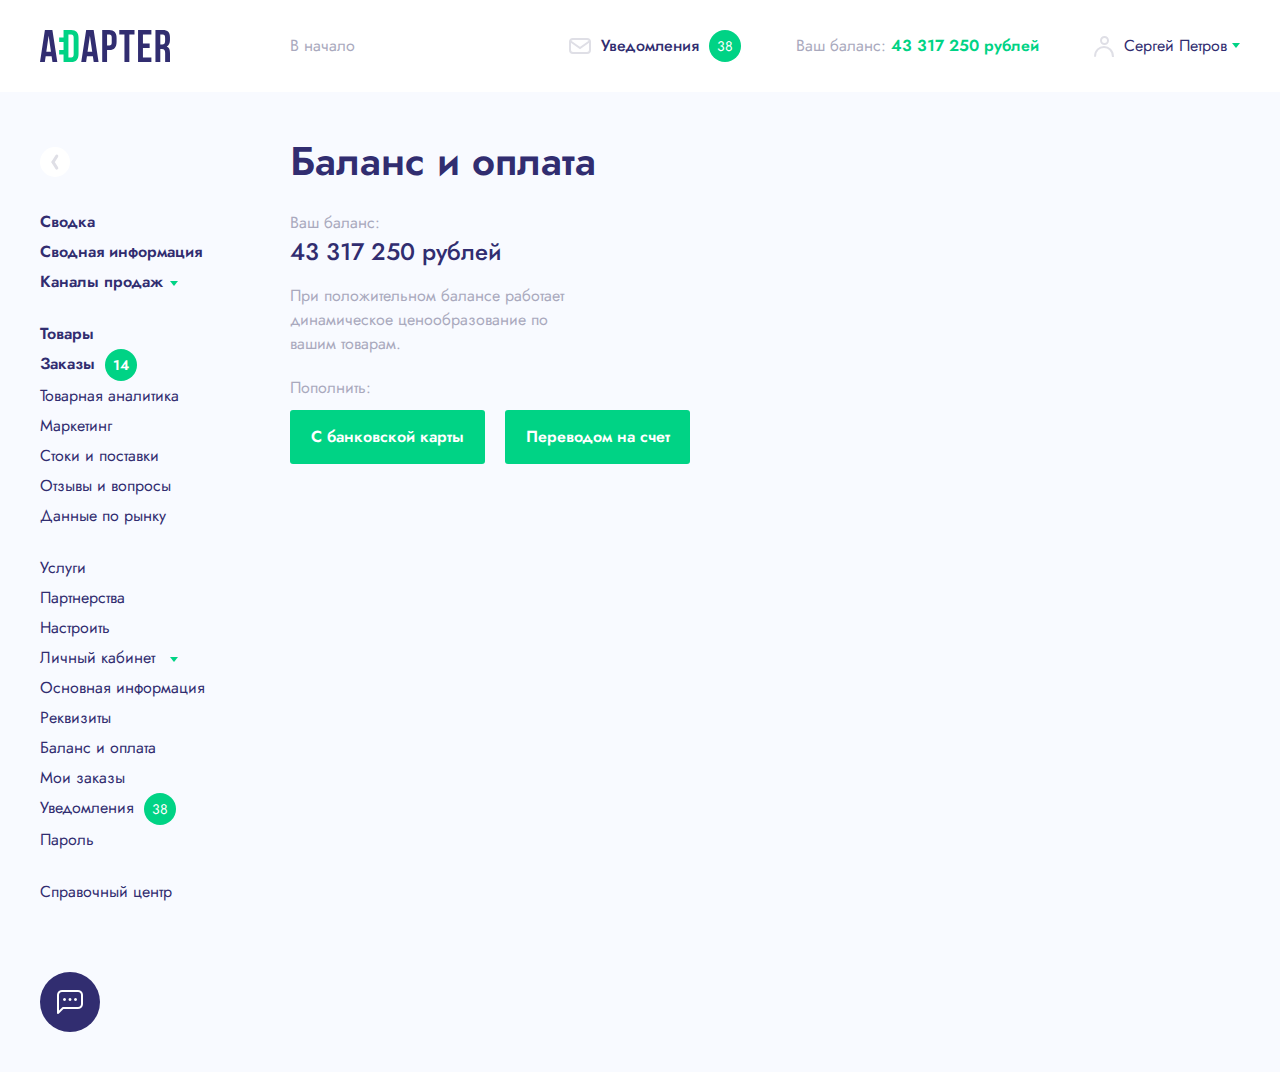
<file: balance.html>
<!DOCTYPE html>
<html lang="ru">

<head>
	<title>Баланс</title>
	<meta charset="UTF-8">
	<meta name="viewport" content="width=device-width, initial-scale=1.0">
	<meta name="format-detection" content="telephone=no">
	<meta http-equiv="X-UA-Compatible" content="ie=edge">
	<link rel="stylesheet" href="css/style.css">
	<meta name="robots" content="noindex, nofollow">
</head>

<body id="home">
<!--Header Start-->

<header class="header">
	<div class="container">
		<div class="header__body">
			<div class="header__burger">
				<span></span>
			</div>
			<a href="index.html" class="header__logo">
				<img src="img/logo.svg" alt="A:DAPTER">
			</a>
			<a href="index.html" class="header__back">В начало</a>
			<a href="#!" class="header__notifications">
				<div class="notification-icon">
					<img class="notification-icon__pc" src="img/icons/mail.svg" alt="Сообщения">
					<img class="notification-icon__mobile" src="img/icons/mail-mobile.svg" alt="Сообщения">
				</div>
				<p class="notification-text">Уведомления</p>
				<div class="brand-number" id="notifications-number">38</div>
			</a>
			<div class="header__balance">
				<p class="balance-text">Ваш баланс: </p>
				<p class="balance-sum" id="header-balance">43 317 250 рублей</p>
				<div class="balance-icon">
					<img src="img/icons/wallet.png" alt="Кошелёк">
				</div>
			</div>
			<a href="account.html" class="header__account">
				<div class="account-icon">
					<img src="img/icons/profile.svg" alt="Сообщения">
				</div>
				<p class="account-name">Сергей Петров</p>
				<span class="dropdown dropdown--account"></span>
			</a>
		</div>
	</div>
</header>

<!--Header End-->	<div class="wrapper">
		<div class="container">
			<div class="content">
<!--Sidebar Start-->
<div class="sidebar">
	<div class="sidebar__body">
		<div class="sidebar__collapse">
			<svg xmlns="http://www.w3.org/2000/svg" width="9" height="18" viewBox="0 0 9 18" fill="none">
				<style>
					.a {
						stroke-linecap: round;
						stroke-width: 3;
						stroke: #DFDFE6;
					}
				</style>
				<path d="M6.8 15.1L3 9.1" class="a" />
				<path d="M6.8 3.1L3 9.1" class="a" />
			</svg>
		</div>
		<nav class="sidebar__nav">
			<ul class="sidebar__general">
				<li class="sidebar__item sidebar__item--bold">
					<a href="#!">Сводка</a>
				</li>
				<li class="sidebar__item sidebar__item--bold">
					<a href="summary.html">Сводная информация</a>
				</li>
				<li class="sidebar__item sidebar__item--bold sidebar__item--dropdown">
					<a href="#!"><span>Каналы продаж</span></a>
					<span class="dropdown dropdown--sidebar"></span>
				</li>
			</ul>
			<ul class="sidebar__goods">
				<li class="sidebar__item sidebar__item--bold">
					<a href="#!">Товары</a>
				</li>
				<li class="sidebar__item sidebar__item--bold sidebar__item--number">
					<a href="orders.html">
						<span>Заказы</span>
						<div class="brand-number" id="sidebar-orders">14</div>
					</a>
				</li>
				<li class="sidebar__item">
					<a href="#!">Товарная аналитика</a>
				</li>
				<li class="sidebar__item">
					<a href="#!">Маркетинг</a>
				</li>
			</ul>
			<ul class="sidebar__mobile">
				<li class="sidebar__item">
					<a href="#!">Стоки и поставки</a>
				</li>
				<li class="sidebar__item">
					<a href="#!">Отзывы и вопросы</a>
				</li>
				<li class="sidebar__item">
					<a href="#!">Данные по рынку</a>
				</li>
			</ul>
			<ul class="sidebar__service">
				<li class="sidebar__item">
					<a href="service.html">Услуги</a>
				</li>
				<li class="sidebar__item">
					<a href="#!">Партнерства</a>
				</li>
				<li class="sidebar__item">
					<a href="#!">Настроить</a>
				</li>
				<li class="sidebar__item sidebar__item--dropdown">
					<a href="account.html">Личный кабинет</a>
					<span class="dropdown dropdown--sidebar"></span>
				</li>
				<li class="sidebar__item">
					<a href="#!">Основная информация</a>
				</li>
				<li class="sidebar__item">
					<a href="bank-info.html">Реквизиты</a>
				</li>
				<li class="sidebar__item">
					<a href="balance.html">Баланс и оплата</a>
				</li>
				<li class="sidebar__item">
					<a href="my-orders.html">Мои заказы</a>
				</li>
				<li class="sidebar__item sidebar__item--number">
					<a href="#!">
						<span>Уведомления</span>
						<div class="brand-number" id="sidebar-orders">38</div>
					</a>
				</li>
				<li class="sidebar__item">
					<a href="password.html">Пароль</a>
				</li>
			</ul>
			<ul class="sidebar__reference">
				<li class="sidebar__item">
					<a href="#!">Справочный центр</a>
				</li>
			</ul>
		</nav>
		<nav class="sidebar__icon-menu">
			<div class="sidebar__expand">
				<svg xmlns="http://www.w3.org/2000/svg" width="9" height="18" viewBox="0 0 9 18" fill="none">
					<style>
						.a {
							stroke-linecap: round;
							stroke-width: 3;
							stroke: #DFDFE6;
						}
					</style>
					<path d="M3 15.1L6.8 9.1" class="a" />
					<path d="M3 3.1L6.8 9.1" class="a" />
				</svg>
			</div>
			<nav class="sidebar__nav--collapsed">
				<ul class="sidebar__general">
					<li class="sidebar__item--collapsed">
						<a href="#!">
							<img src="img/icons/sidebar/presentation.png" alt="presentation">
						</a>
					</li>
					<li class="sidebar__item--collapsed">
						<a href="#!">
							<img src="img/icons/sidebar/analytics.png" alt="analytics">
						</a>
					</li>
				</ul>
				<ul class="sidebar__goods">
					<li class="sidebar__item--collapsed">
						<a href="#!">
							<img src="img/icons/sidebar/order.png" alt="order">
						</a>
					</li>
					<li class="sidebar__item--collapsed">
						<a href="#!">
							<img src="img/icons/sidebar/give.png" alt="give">
						</a>
					</li>
					<li class="sidebar__item--collapsed">
						<a href="#!">
							<img src="img/icons/sidebar/limited-stock.png" alt="limited-stock">
						</a>
					</li>
					<li class="sidebar__item--collapsed">
						<a href="#!">
							<img src="img/icons/sidebar/online-order.png" alt="online-order">
						</a>
					</li>
					<li class="sidebar__item--collapsed">
						<a href="#!">
							<img src="img/icons/sidebar/ecommerce.png" alt="ecommerce">
						</a>
					</li>
					<li class="sidebar__item--collapsed">
						<a href="#!">
							<img src="img/icons/sidebar/help.png" alt="help">
						</a>
					</li>
					<li class="sidebar__item--collapsed">
						<a href="#!">
							<img src="img/icons/sidebar/stand.png" alt="stand">
						</a>
					</li>
				</ul>
				<ul class="sidebar__service">
					<li class="sidebar__item--collapsed">
						<a href="#!">
							<img src="img/icons/sidebar/form.png" alt="form">
						</a>
					</li>
					<li class="sidebar__item--collapsed">
						<a href="#!">
							<img src="img/icons/sidebar/shipping-and-delivery.png" alt="shipping-and-delivery">
						</a>
					</li>
					<li class="sidebar__item--collapsed">
						<a href="#!">
							<img src="img/icons/sidebar/gear.png" alt="gear">
						</a>
					</li>
				</ul>
				<ul class="sidebar__reference">
					<li class="sidebar__item--collapsed">
						<a href="#!">
							<img src="img/icons/sidebar/question.png" alt="question">
						</a>
					</li>
				</ul>
			</nav>
		</nav>
		<div class="sidebar__chat">
			<img src="img/icons/chat.png" alt="Чат">
		</div>
	</div>
</div>
<!--Sidebar End-->				<!--Main Start-->
				<main class="locked">

					<!--Balance Start-->
					<section class="balance">
						<div class="balance__body">
							<h2 class="section-title">Баланс и оплата</h2>
							<p class="account__balance">Ваш баланс:</p>
							<span class="account__money">43 317 250 рублей</span>
							<p class="account__info">При положительном балансе работает динамическое ценообразование
								по вашим товарам.</p>
							<p class="balance__add">Пополнить:</p>
							<div class="balance__buttons">
								<div class="balance-button">
									<button class="button">С банковской карты</button>
								</div>
								<div class="balance-button">
									<button class="button">Переводом на счет</button>
								</div>
							</div>
						</div>
					</section>
					<!--Balance End-->

					<!--Sidebar Start-->
					<div class="sidebar__chat sidebar__chat--mobile">
						<img src="img/icons/chat.png" alt="Чат">
					</div>
					<!--Sidebar End-->

				</main>
				<!--Main End-->
			</div>
		</div>
	</div>
	<script src="js/jquery-3.5.1.min.js"></script>
	<script src="js/script.js"></script>
</body>

</html>
</file>
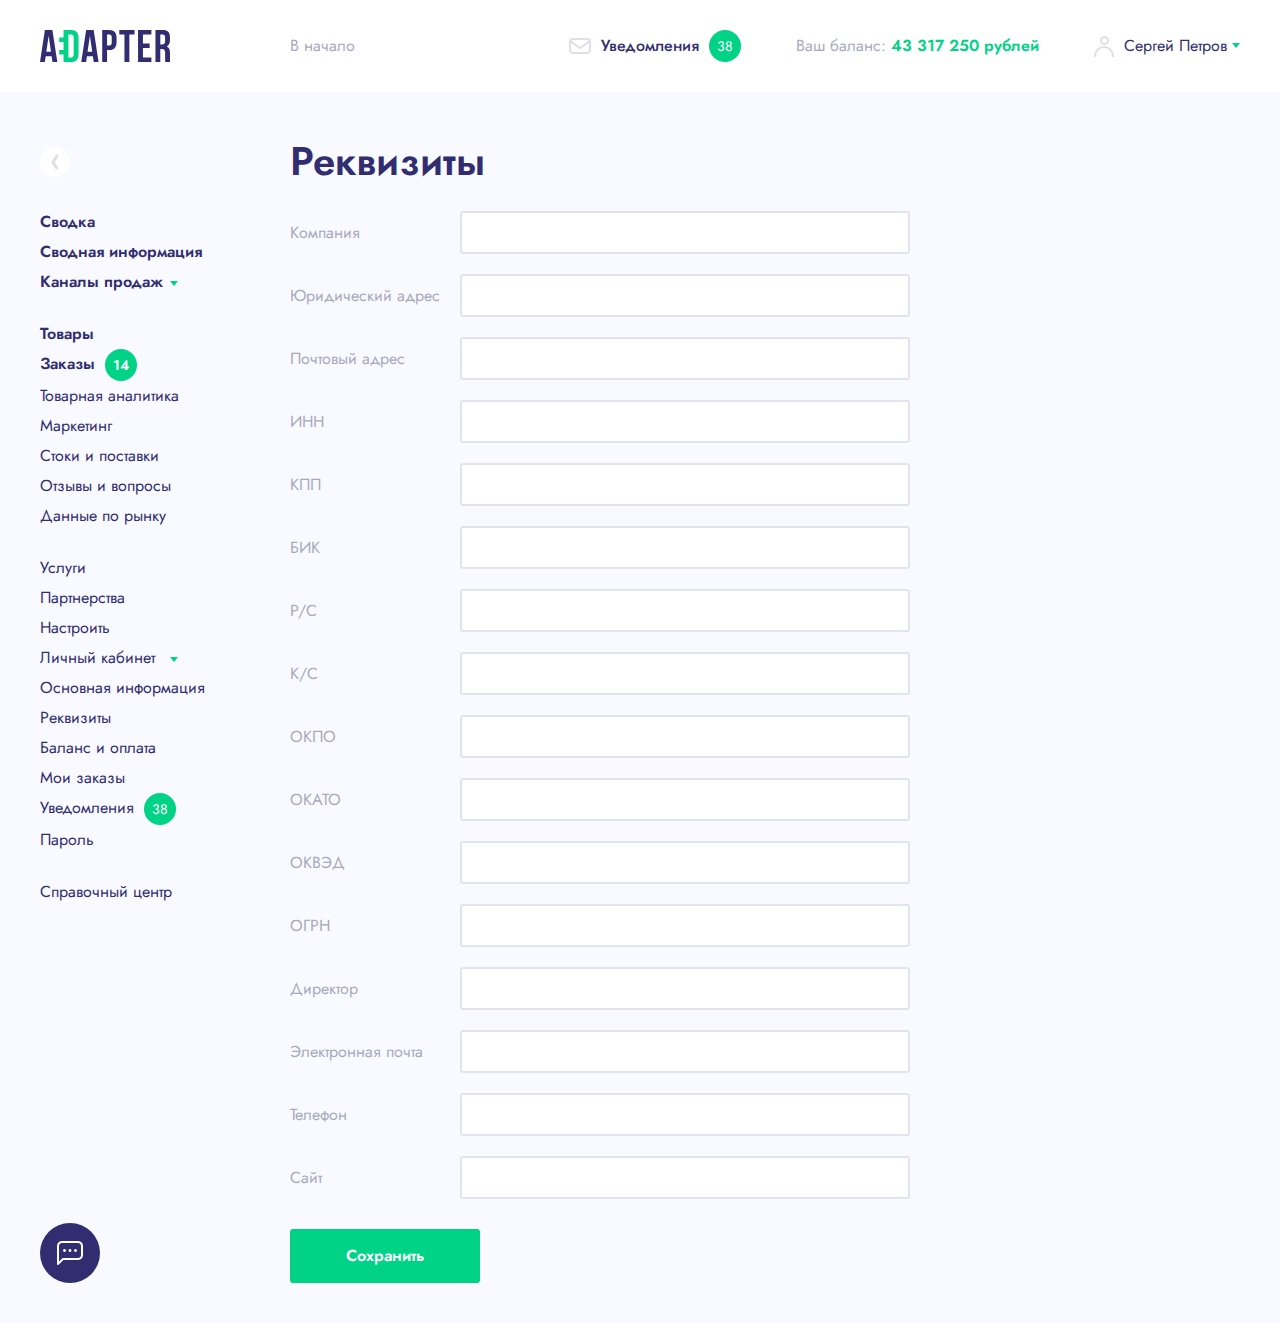
<file: bank-info-edit.html>
<!DOCTYPE html>
<html lang="ru">

<head>
	<title>Редактировать реквизиты</title>
	<meta charset="UTF-8">
	<meta name="viewport" content="width=device-width, initial-scale=1.0">
	<meta name="format-detection" content="telephone=no">
	<meta http-equiv="X-UA-Compatible" content="ie=edge">
	<link rel="stylesheet" href="css/style.css">
	<meta name="robots" content="noindex, nofollow">
</head>

<body id="home">
<!--Header Start-->

<header class="header">
	<div class="container">
		<div class="header__body">
			<div class="header__burger">
				<span></span>
			</div>
			<a href="index.html" class="header__logo">
				<img src="img/logo.svg" alt="A:DAPTER">
			</a>
			<a href="index.html" class="header__back">В начало</a>
			<a href="#!" class="header__notifications">
				<div class="notification-icon">
					<img class="notification-icon__pc" src="img/icons/mail.svg" alt="Сообщения">
					<img class="notification-icon__mobile" src="img/icons/mail-mobile.svg" alt="Сообщения">
				</div>
				<p class="notification-text">Уведомления</p>
				<div class="brand-number" id="notifications-number">38</div>
			</a>
			<div class="header__balance">
				<p class="balance-text">Ваш баланс: </p>
				<p class="balance-sum" id="header-balance">43 317 250 рублей</p>
				<div class="balance-icon">
					<img src="img/icons/wallet.png" alt="Кошелёк">
				</div>
			</div>
			<a href="account.html" class="header__account">
				<div class="account-icon">
					<img src="img/icons/profile.svg" alt="Сообщения">
				</div>
				<p class="account-name">Сергей Петров</p>
				<span class="dropdown dropdown--account"></span>
			</a>
		</div>
	</div>
</header>

<!--Header End-->	<div class="wrapper">
		<div class="container">
			<div class="content">
<!--Sidebar Start-->
<div class="sidebar">
	<div class="sidebar__body">
		<div class="sidebar__collapse">
			<svg xmlns="http://www.w3.org/2000/svg" width="9" height="18" viewBox="0 0 9 18" fill="none">
				<style>
					.a {
						stroke-linecap: round;
						stroke-width: 3;
						stroke: #DFDFE6;
					}
				</style>
				<path d="M6.8 15.1L3 9.1" class="a" />
				<path d="M6.8 3.1L3 9.1" class="a" />
			</svg>
		</div>
		<nav class="sidebar__nav">
			<ul class="sidebar__general">
				<li class="sidebar__item sidebar__item--bold">
					<a href="#!">Сводка</a>
				</li>
				<li class="sidebar__item sidebar__item--bold">
					<a href="summary.html">Сводная информация</a>
				</li>
				<li class="sidebar__item sidebar__item--bold sidebar__item--dropdown">
					<a href="#!"><span>Каналы продаж</span></a>
					<span class="dropdown dropdown--sidebar"></span>
				</li>
			</ul>
			<ul class="sidebar__goods">
				<li class="sidebar__item sidebar__item--bold">
					<a href="#!">Товары</a>
				</li>
				<li class="sidebar__item sidebar__item--bold sidebar__item--number">
					<a href="orders.html">
						<span>Заказы</span>
						<div class="brand-number" id="sidebar-orders">14</div>
					</a>
				</li>
				<li class="sidebar__item">
					<a href="#!">Товарная аналитика</a>
				</li>
				<li class="sidebar__item">
					<a href="#!">Маркетинг</a>
				</li>
			</ul>
			<ul class="sidebar__mobile">
				<li class="sidebar__item">
					<a href="#!">Стоки и поставки</a>
				</li>
				<li class="sidebar__item">
					<a href="#!">Отзывы и вопросы</a>
				</li>
				<li class="sidebar__item">
					<a href="#!">Данные по рынку</a>
				</li>
			</ul>
			<ul class="sidebar__service">
				<li class="sidebar__item">
					<a href="service.html">Услуги</a>
				</li>
				<li class="sidebar__item">
					<a href="#!">Партнерства</a>
				</li>
				<li class="sidebar__item">
					<a href="#!">Настроить</a>
				</li>
				<li class="sidebar__item sidebar__item--dropdown">
					<a href="account.html">Личный кабинет</a>
					<span class="dropdown dropdown--sidebar"></span>
				</li>
				<li class="sidebar__item">
					<a href="#!">Основная информация</a>
				</li>
				<li class="sidebar__item">
					<a href="bank-info.html">Реквизиты</a>
				</li>
				<li class="sidebar__item">
					<a href="balance.html">Баланс и оплата</a>
				</li>
				<li class="sidebar__item">
					<a href="my-orders.html">Мои заказы</a>
				</li>
				<li class="sidebar__item sidebar__item--number">
					<a href="#!">
						<span>Уведомления</span>
						<div class="brand-number" id="sidebar-orders">38</div>
					</a>
				</li>
				<li class="sidebar__item">
					<a href="password.html">Пароль</a>
				</li>
			</ul>
			<ul class="sidebar__reference">
				<li class="sidebar__item">
					<a href="#!">Справочный центр</a>
				</li>
			</ul>
		</nav>
		<nav class="sidebar__icon-menu">
			<div class="sidebar__expand">
				<svg xmlns="http://www.w3.org/2000/svg" width="9" height="18" viewBox="0 0 9 18" fill="none">
					<style>
						.a {
							stroke-linecap: round;
							stroke-width: 3;
							stroke: #DFDFE6;
						}
					</style>
					<path d="M3 15.1L6.8 9.1" class="a" />
					<path d="M3 3.1L6.8 9.1" class="a" />
				</svg>
			</div>
			<nav class="sidebar__nav--collapsed">
				<ul class="sidebar__general">
					<li class="sidebar__item--collapsed">
						<a href="#!">
							<img src="img/icons/sidebar/presentation.png" alt="presentation">
						</a>
					</li>
					<li class="sidebar__item--collapsed">
						<a href="#!">
							<img src="img/icons/sidebar/analytics.png" alt="analytics">
						</a>
					</li>
				</ul>
				<ul class="sidebar__goods">
					<li class="sidebar__item--collapsed">
						<a href="#!">
							<img src="img/icons/sidebar/order.png" alt="order">
						</a>
					</li>
					<li class="sidebar__item--collapsed">
						<a href="#!">
							<img src="img/icons/sidebar/give.png" alt="give">
						</a>
					</li>
					<li class="sidebar__item--collapsed">
						<a href="#!">
							<img src="img/icons/sidebar/limited-stock.png" alt="limited-stock">
						</a>
					</li>
					<li class="sidebar__item--collapsed">
						<a href="#!">
							<img src="img/icons/sidebar/online-order.png" alt="online-order">
						</a>
					</li>
					<li class="sidebar__item--collapsed">
						<a href="#!">
							<img src="img/icons/sidebar/ecommerce.png" alt="ecommerce">
						</a>
					</li>
					<li class="sidebar__item--collapsed">
						<a href="#!">
							<img src="img/icons/sidebar/help.png" alt="help">
						</a>
					</li>
					<li class="sidebar__item--collapsed">
						<a href="#!">
							<img src="img/icons/sidebar/stand.png" alt="stand">
						</a>
					</li>
				</ul>
				<ul class="sidebar__service">
					<li class="sidebar__item--collapsed">
						<a href="#!">
							<img src="img/icons/sidebar/form.png" alt="form">
						</a>
					</li>
					<li class="sidebar__item--collapsed">
						<a href="#!">
							<img src="img/icons/sidebar/shipping-and-delivery.png" alt="shipping-and-delivery">
						</a>
					</li>
					<li class="sidebar__item--collapsed">
						<a href="#!">
							<img src="img/icons/sidebar/gear.png" alt="gear">
						</a>
					</li>
				</ul>
				<ul class="sidebar__reference">
					<li class="sidebar__item--collapsed">
						<a href="#!">
							<img src="img/icons/sidebar/question.png" alt="question">
						</a>
					</li>
				</ul>
			</nav>
		</nav>
		<div class="sidebar__chat">
			<img src="img/icons/chat.png" alt="Чат">
		</div>
	</div>
</div>
<!--Sidebar End-->				<!--Main Start-->
				<main class="locked">

					<!--Bank-info-edit Start-->
					<section class="bank-info-edit">
						<div class="bank-info-edit__body">
							<h2 class="section-title">Реквизиты</h2>
							<form>
								<ul class="edit-form">
									<li class="edit-form__item">
										<label>
											<span>Компания</span>
											<input type="text">
										</label>
									</li>
									<li class="edit-form__item">
										<label>
											<span>Юридический адрес</span>
											<input type="text">
										</label>
									</li>
									<li class="edit-form__item">
										<label>
											<span>Почтовый адрес</span>
											<input type="text">
										</label>
									</li>
									<li class="edit-form__item">
										<label>
											<span>ИНН</span>
											<input type="text">
										</label>
									</li>
									<li class="edit-form__item">
										<label>
											<span>КПП</span>
											<input type="text">
										</label>
									</li>
									<li class="edit-form__item">
										<label>
											<span>БИК</span>
											<input type="text">
										</label>
									</li>
									<li class="edit-form__item">
										<label>
											<span>Р/С</span>
											<input type="text">
										</label>
									</li>
									<li class="edit-form__item">
										<label>
											<span>К/С</span>
											<input type="text">
										</label>
									</li>
									<li class="edit-form__item">
										<label>
											<span>ОКПО</span>
											<input type="text">
										</label>
									</li>
									<li class="edit-form__item">
										<label>
											<span>ОКАТО</span>
											<input type="text">
										</label>
									</li>
									<li class="edit-form__item">
										<label>
											<span>ОКВЭД</span>
											<input type="text">
										</label>
									</li>
									<li class="edit-form__item">
										<label>
											<span>ОГРН</span>
											<input type="text">
										</label>
									</li>
									<li class="edit-form__item">
										<label>
											<span>Директор</span>
											<input type="text">
										</label>
									</li>
									<li class="edit-form__item">
										<label>
											<span>Электронная почта</span>
											<input type="text">
										</label>
									</li>
									<li class="edit-form__item">
										<label>
											<span>Телефон</span>
											<input type="text">
										</label>
									</li>
									<li class="edit-form__item">
										<label>
											<span>Сайт</span>
											<input type="text">
										</label>
									</li>
								</ul>
								<div class="bank-info-button">
									<button class="button">Сохранить</button>
								</div>
							</form>
						</div>
					</section>
					<!--Bank-info-edit End-->

					<!--Sidebar Start-->
					<div class="sidebar__chat sidebar__chat--mobile">
						<img src="img/icons/chat.png" alt="Чат">
					</div>
					<!--Sidebar End-->

				</main>
				<!--Main End-->
			</div>
		</div>
	</div>
	<script src="js/jquery-3.5.1.min.js"></script>
	<script src="js/script.js"></script>
</body>

</html>
</file>
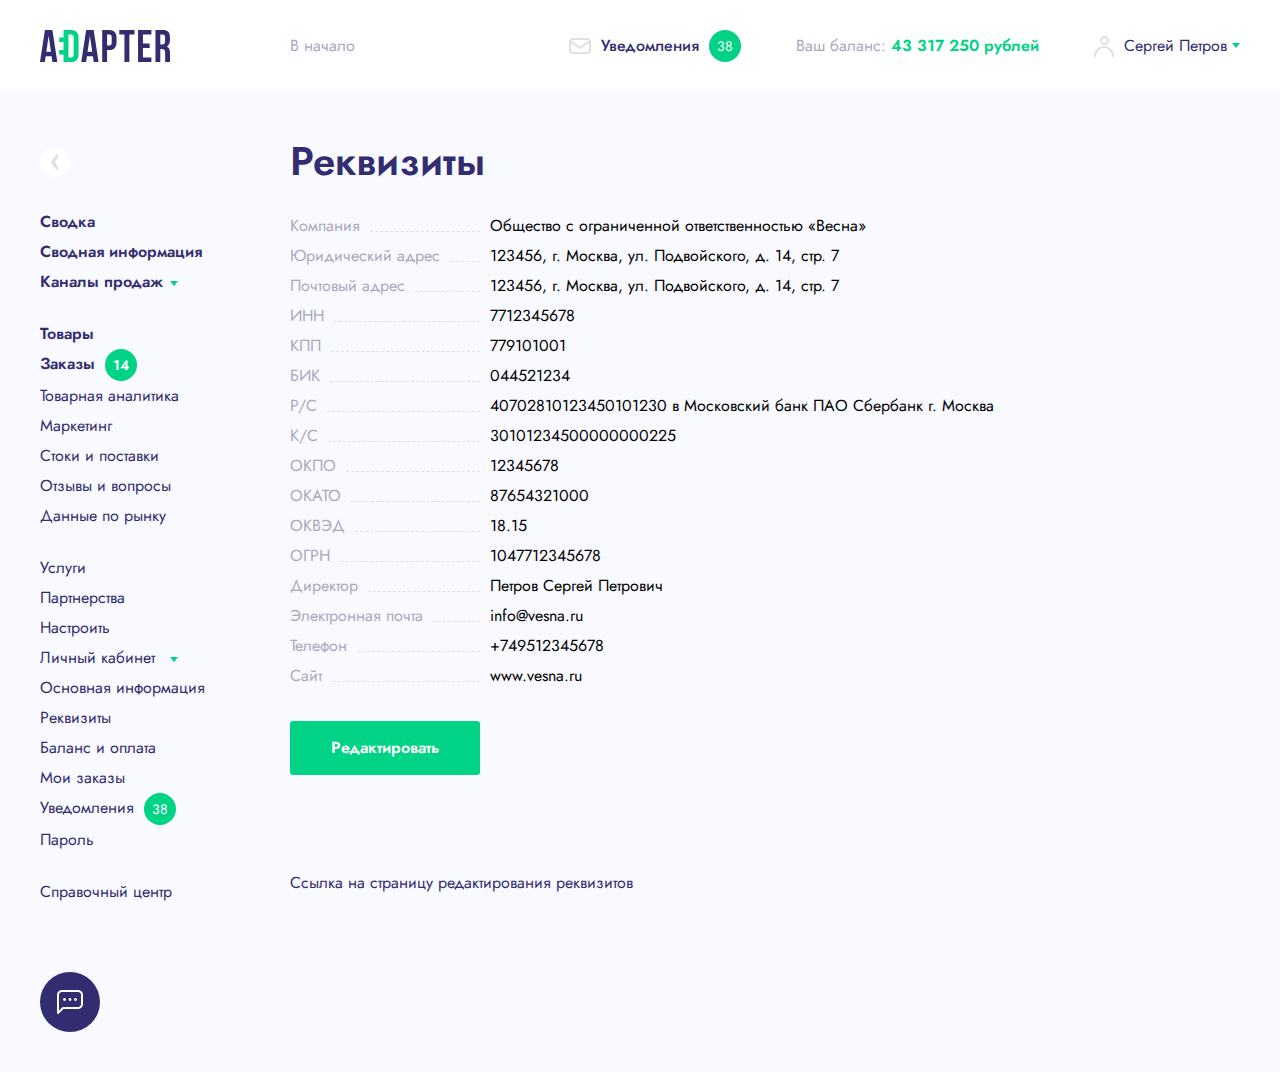
<file: bank-info.html>
<!DOCTYPE html>
<html lang="ru">

<head>
	<title>Реквизиты</title>
	<meta charset="UTF-8">
	<meta name="viewport" content="width=device-width, initial-scale=1.0">
	<meta name="format-detection" content="telephone=no">
	<meta http-equiv="X-UA-Compatible" content="ie=edge">
	<link rel="stylesheet" href="css/style.css">
	<meta name="robots" content="noindex, nofollow">
</head>

<body id="home">
<!--Header Start-->

<header class="header">
	<div class="container">
		<div class="header__body">
			<div class="header__burger">
				<span></span>
			</div>
			<a href="index.html" class="header__logo">
				<img src="img/logo.svg" alt="A:DAPTER">
			</a>
			<a href="index.html" class="header__back">В начало</a>
			<a href="#!" class="header__notifications">
				<div class="notification-icon">
					<img class="notification-icon__pc" src="img/icons/mail.svg" alt="Сообщения">
					<img class="notification-icon__mobile" src="img/icons/mail-mobile.svg" alt="Сообщения">
				</div>
				<p class="notification-text">Уведомления</p>
				<div class="brand-number" id="notifications-number">38</div>
			</a>
			<div class="header__balance">
				<p class="balance-text">Ваш баланс: </p>
				<p class="balance-sum" id="header-balance">43 317 250 рублей</p>
				<div class="balance-icon">
					<img src="img/icons/wallet.png" alt="Кошелёк">
				</div>
			</div>
			<a href="account.html" class="header__account">
				<div class="account-icon">
					<img src="img/icons/profile.svg" alt="Сообщения">
				</div>
				<p class="account-name">Сергей Петров</p>
				<span class="dropdown dropdown--account"></span>
			</a>
		</div>
	</div>
</header>

<!--Header End-->	<div class="wrapper">
		<div class="container">
			<div class="content">
<!--Sidebar Start-->
<div class="sidebar">
	<div class="sidebar__body">
		<div class="sidebar__collapse">
			<svg xmlns="http://www.w3.org/2000/svg" width="9" height="18" viewBox="0 0 9 18" fill="none">
				<style>
					.a {
						stroke-linecap: round;
						stroke-width: 3;
						stroke: #DFDFE6;
					}
				</style>
				<path d="M6.8 15.1L3 9.1" class="a" />
				<path d="M6.8 3.1L3 9.1" class="a" />
			</svg>
		</div>
		<nav class="sidebar__nav">
			<ul class="sidebar__general">
				<li class="sidebar__item sidebar__item--bold">
					<a href="#!">Сводка</a>
				</li>
				<li class="sidebar__item sidebar__item--bold">
					<a href="summary.html">Сводная информация</a>
				</li>
				<li class="sidebar__item sidebar__item--bold sidebar__item--dropdown">
					<a href="#!"><span>Каналы продаж</span></a>
					<span class="dropdown dropdown--sidebar"></span>
				</li>
			</ul>
			<ul class="sidebar__goods">
				<li class="sidebar__item sidebar__item--bold">
					<a href="#!">Товары</a>
				</li>
				<li class="sidebar__item sidebar__item--bold sidebar__item--number">
					<a href="orders.html">
						<span>Заказы</span>
						<div class="brand-number" id="sidebar-orders">14</div>
					</a>
				</li>
				<li class="sidebar__item">
					<a href="#!">Товарная аналитика</a>
				</li>
				<li class="sidebar__item">
					<a href="#!">Маркетинг</a>
				</li>
			</ul>
			<ul class="sidebar__mobile">
				<li class="sidebar__item">
					<a href="#!">Стоки и поставки</a>
				</li>
				<li class="sidebar__item">
					<a href="#!">Отзывы и вопросы</a>
				</li>
				<li class="sidebar__item">
					<a href="#!">Данные по рынку</a>
				</li>
			</ul>
			<ul class="sidebar__service">
				<li class="sidebar__item">
					<a href="service.html">Услуги</a>
				</li>
				<li class="sidebar__item">
					<a href="#!">Партнерства</a>
				</li>
				<li class="sidebar__item">
					<a href="#!">Настроить</a>
				</li>
				<li class="sidebar__item sidebar__item--dropdown">
					<a href="account.html">Личный кабинет</a>
					<span class="dropdown dropdown--sidebar"></span>
				</li>
				<li class="sidebar__item">
					<a href="#!">Основная информация</a>
				</li>
				<li class="sidebar__item">
					<a href="bank-info.html">Реквизиты</a>
				</li>
				<li class="sidebar__item">
					<a href="balance.html">Баланс и оплата</a>
				</li>
				<li class="sidebar__item">
					<a href="my-orders.html">Мои заказы</a>
				</li>
				<li class="sidebar__item sidebar__item--number">
					<a href="#!">
						<span>Уведомления</span>
						<div class="brand-number" id="sidebar-orders">38</div>
					</a>
				</li>
				<li class="sidebar__item">
					<a href="password.html">Пароль</a>
				</li>
			</ul>
			<ul class="sidebar__reference">
				<li class="sidebar__item">
					<a href="#!">Справочный центр</a>
				</li>
			</ul>
		</nav>
		<nav class="sidebar__icon-menu">
			<div class="sidebar__expand">
				<svg xmlns="http://www.w3.org/2000/svg" width="9" height="18" viewBox="0 0 9 18" fill="none">
					<style>
						.a {
							stroke-linecap: round;
							stroke-width: 3;
							stroke: #DFDFE6;
						}
					</style>
					<path d="M3 15.1L6.8 9.1" class="a" />
					<path d="M3 3.1L6.8 9.1" class="a" />
				</svg>
			</div>
			<nav class="sidebar__nav--collapsed">
				<ul class="sidebar__general">
					<li class="sidebar__item--collapsed">
						<a href="#!">
							<img src="img/icons/sidebar/presentation.png" alt="presentation">
						</a>
					</li>
					<li class="sidebar__item--collapsed">
						<a href="#!">
							<img src="img/icons/sidebar/analytics.png" alt="analytics">
						</a>
					</li>
				</ul>
				<ul class="sidebar__goods">
					<li class="sidebar__item--collapsed">
						<a href="#!">
							<img src="img/icons/sidebar/order.png" alt="order">
						</a>
					</li>
					<li class="sidebar__item--collapsed">
						<a href="#!">
							<img src="img/icons/sidebar/give.png" alt="give">
						</a>
					</li>
					<li class="sidebar__item--collapsed">
						<a href="#!">
							<img src="img/icons/sidebar/limited-stock.png" alt="limited-stock">
						</a>
					</li>
					<li class="sidebar__item--collapsed">
						<a href="#!">
							<img src="img/icons/sidebar/online-order.png" alt="online-order">
						</a>
					</li>
					<li class="sidebar__item--collapsed">
						<a href="#!">
							<img src="img/icons/sidebar/ecommerce.png" alt="ecommerce">
						</a>
					</li>
					<li class="sidebar__item--collapsed">
						<a href="#!">
							<img src="img/icons/sidebar/help.png" alt="help">
						</a>
					</li>
					<li class="sidebar__item--collapsed">
						<a href="#!">
							<img src="img/icons/sidebar/stand.png" alt="stand">
						</a>
					</li>
				</ul>
				<ul class="sidebar__service">
					<li class="sidebar__item--collapsed">
						<a href="#!">
							<img src="img/icons/sidebar/form.png" alt="form">
						</a>
					</li>
					<li class="sidebar__item--collapsed">
						<a href="#!">
							<img src="img/icons/sidebar/shipping-and-delivery.png" alt="shipping-and-delivery">
						</a>
					</li>
					<li class="sidebar__item--collapsed">
						<a href="#!">
							<img src="img/icons/sidebar/gear.png" alt="gear">
						</a>
					</li>
				</ul>
				<ul class="sidebar__reference">
					<li class="sidebar__item--collapsed">
						<a href="#!">
							<img src="img/icons/sidebar/question.png" alt="question">
						</a>
					</li>
				</ul>
			</nav>
		</nav>
		<div class="sidebar__chat">
			<img src="img/icons/chat.png" alt="Чат">
		</div>
	</div>
</div>
<!--Sidebar End-->				<!--Main Start-->
				<main class="locked">

					<!--Bank-info Start-->
					<section class="bank-info">
						<div class="bank-info__body">
							<h2 class="section-title">Реквизиты</h2>
							<div class="account-table">
								<div class="account-row">
									<div class="account-hcell">
										<span>Компания</span>
										<span class="account-divider"></span>
									</div>
									<div class="account-cell">Общество с ограниченной ответственностью «Весна»</div>
								</div>
								<div class="account-row">
									<div class="account-hcell">
										<span>Юридический адрес</span>
										<span class="account-divider"></span>
									</div>
									<div class="account-cell">123456, г. Москва, ул. Подвойского, д. 14, стр. 7</div>
								</div>
								<div class="account-row">
									<div class="account-hcell">
										<span>Почтовый адрес</span>
										<span class="account-divider"></span>
									</div>
									<div class="account-cell">123456, г. Москва, ул. Подвойского, д. 14, стр. 7</div>
								</div>
								<div class="account-row">
									<div class="account-hcell">
										<span>ИНН</span>
										<span class="account-divider"></span>
									</div>
									<div class="account-cell">7712345678</div>
								</div>
								<div class="account-row">
									<div class="account-hcell">
										<span>КПП</span>
										<span class="account-divider"></span>
									</div>
									<div class="account-cell">779101001</div>
								</div>
								<div class="account-row">
									<div class="account-hcell">
										<span>БИК</span>
										<span class="account-divider"></span>
									</div>
									<div class="account-cell">044521234</div>
								</div>
								<div class="account-row">
									<div class="account-hcell">
										<span>Р/С</span>
										<span class="account-divider"></span>
									</div>
									<div class="account-cell">40702810123450101230 в Московский банк ПАО Сбербанк г. Москва</div>
								</div>
								<div class="account-row">
									<div class="account-hcell">
										<span>К/С</span>
										<span class="account-divider"></span>
									</div>
									<div class="account-cell">30101234500000000225</div>
								</div>
								<div class="account-row">
									<div class="account-hcell">
										<span>ОКПО</span>
										<span class="account-divider"></span>
									</div>
									<div class="account-cell">12345678</div>
								</div>
								<div class="account-row">
									<div class="account-hcell">
										<span>ОКАТО</span>
										<span class="account-divider"></span>
									</div>
									<div class="account-cell">87654321000</div>
								</div>
								<div class="account-row">
									<div class="account-hcell">
										<span>ОКВЭД</span>
										<span class="account-divider"></span>
									</div>
									<div class="account-cell">18.15</div>
								</div>
								<div class="account-row">
									<div class="account-hcell">
										<span>ОГРН</span>
										<span class="account-divider"></span>
									</div>
									<div class="account-cell">1047712345678</div>
								</div>
								<div class="account-row">
									<div class="account-hcell">
										<span>Директор</span>
										<span class="account-divider"></span>
									</div>
									<div class="account-cell">Петров Сергей Петрович</div>
								</div>
								<div class="account-row">
									<div class="account-hcell">
										<span>Электронная почта</span>
										<span class="account-divider"></span>
									</div>
									<div class="account-cell">info@vesna.ru</div>
								</div>
								<div class="account-row">
									<div class="account-hcell">
										<span>Телефон</span>
										<span class="account-divider"></span>
									</div>
									<div class="account-cell">+749512345678</div>
								</div>
								<div class="account-row">
									<div class="account-hcell">
										<span>Сайт</span>
										<span class="account-divider"></span>
									</div>
									<div class="account-cell">www.vesna.ru</div>
								</div>
							</div>
							<div class="bank-info-button">
								<button class="button">Редактировать</button>
							</div>
							<a href="bank-info-edit.html" style="display: block; margin-top: 100px;">Ссылка на страницу
								редактирования
								реквизитов</a>
						</div>
					</section>
					<!--Bank-info End-->

					<!--Sidebar Start-->
					<div class="sidebar__chat sidebar__chat--mobile">
						<img src="img/icons/chat.png" alt="Чат">
					</div>
					<!--Sidebar End-->

				</main>
				<!--Main End-->
			</div>
		</div>
	</div>
	<script src="js/jquery-3.5.1.min.js"></script>
	<script src="js/script.js"></script>
</body>

</html>
</file>
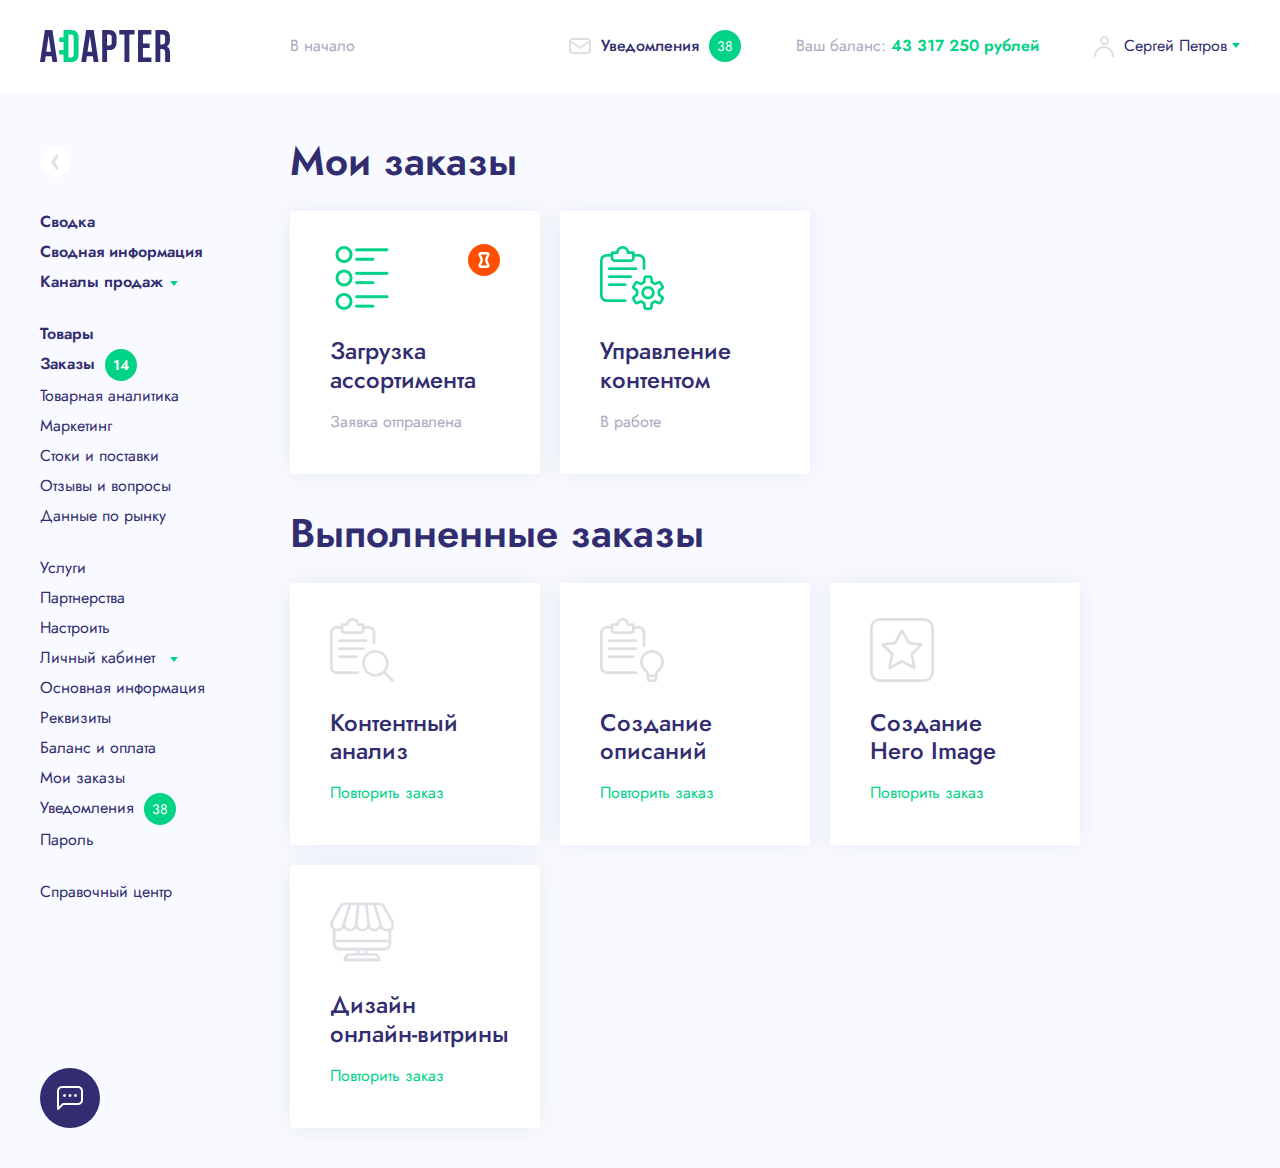
<file: my-orders.html>
<!DOCTYPE html>
<html lang="ru">

<head>
	<title>Мои заказы</title>
	<meta charset="UTF-8">
	<meta name="viewport" content="width=device-width, initial-scale=1.0">
	<meta name="format-detection" content="telephone=no">
	<meta http-equiv="X-UA-Compatible" content="ie=edge">
	<link rel="stylesheet" href="css/style.css">
	<meta name="robots" content="noindex, nofollow">
</head>

<body id="home">
<!--Header Start-->

<header class="header">
	<div class="container">
		<div class="header__body">
			<div class="header__burger">
				<span></span>
			</div>
			<a href="index.html" class="header__logo">
				<img src="img/logo.svg" alt="A:DAPTER">
			</a>
			<a href="index.html" class="header__back">В начало</a>
			<a href="#!" class="header__notifications">
				<div class="notification-icon">
					<img class="notification-icon__pc" src="img/icons/mail.svg" alt="Сообщения">
					<img class="notification-icon__mobile" src="img/icons/mail-mobile.svg" alt="Сообщения">
				</div>
				<p class="notification-text">Уведомления</p>
				<div class="brand-number" id="notifications-number">38</div>
			</a>
			<div class="header__balance">
				<p class="balance-text">Ваш баланс: </p>
				<p class="balance-sum" id="header-balance">43 317 250 рублей</p>
				<div class="balance-icon">
					<img src="img/icons/wallet.png" alt="Кошелёк">
				</div>
			</div>
			<a href="account.html" class="header__account">
				<div class="account-icon">
					<img src="img/icons/profile.svg" alt="Сообщения">
				</div>
				<p class="account-name">Сергей Петров</p>
				<span class="dropdown dropdown--account"></span>
			</a>
		</div>
	</div>
</header>

<!--Header End-->	<div class="wrapper">
		<div class="container">
			<div class="content">
<!--Sidebar Start-->
<div class="sidebar">
	<div class="sidebar__body">
		<div class="sidebar__collapse">
			<svg xmlns="http://www.w3.org/2000/svg" width="9" height="18" viewBox="0 0 9 18" fill="none">
				<style>
					.a {
						stroke-linecap: round;
						stroke-width: 3;
						stroke: #DFDFE6;
					}
				</style>
				<path d="M6.8 15.1L3 9.1" class="a" />
				<path d="M6.8 3.1L3 9.1" class="a" />
			</svg>
		</div>
		<nav class="sidebar__nav">
			<ul class="sidebar__general">
				<li class="sidebar__item sidebar__item--bold">
					<a href="#!">Сводка</a>
				</li>
				<li class="sidebar__item sidebar__item--bold">
					<a href="summary.html">Сводная информация</a>
				</li>
				<li class="sidebar__item sidebar__item--bold sidebar__item--dropdown">
					<a href="#!"><span>Каналы продаж</span></a>
					<span class="dropdown dropdown--sidebar"></span>
				</li>
			</ul>
			<ul class="sidebar__goods">
				<li class="sidebar__item sidebar__item--bold">
					<a href="#!">Товары</a>
				</li>
				<li class="sidebar__item sidebar__item--bold sidebar__item--number">
					<a href="orders.html">
						<span>Заказы</span>
						<div class="brand-number" id="sidebar-orders">14</div>
					</a>
				</li>
				<li class="sidebar__item">
					<a href="#!">Товарная аналитика</a>
				</li>
				<li class="sidebar__item">
					<a href="#!">Маркетинг</a>
				</li>
			</ul>
			<ul class="sidebar__mobile">
				<li class="sidebar__item">
					<a href="#!">Стоки и поставки</a>
				</li>
				<li class="sidebar__item">
					<a href="#!">Отзывы и вопросы</a>
				</li>
				<li class="sidebar__item">
					<a href="#!">Данные по рынку</a>
				</li>
			</ul>
			<ul class="sidebar__service">
				<li class="sidebar__item">
					<a href="service.html">Услуги</a>
				</li>
				<li class="sidebar__item">
					<a href="#!">Партнерства</a>
				</li>
				<li class="sidebar__item">
					<a href="#!">Настроить</a>
				</li>
				<li class="sidebar__item sidebar__item--dropdown">
					<a href="account.html">Личный кабинет</a>
					<span class="dropdown dropdown--sidebar"></span>
				</li>
				<li class="sidebar__item">
					<a href="#!">Основная информация</a>
				</li>
				<li class="sidebar__item">
					<a href="bank-info.html">Реквизиты</a>
				</li>
				<li class="sidebar__item">
					<a href="balance.html">Баланс и оплата</a>
				</li>
				<li class="sidebar__item">
					<a href="my-orders.html">Мои заказы</a>
				</li>
				<li class="sidebar__item sidebar__item--number">
					<a href="#!">
						<span>Уведомления</span>
						<div class="brand-number" id="sidebar-orders">38</div>
					</a>
				</li>
				<li class="sidebar__item">
					<a href="password.html">Пароль</a>
				</li>
			</ul>
			<ul class="sidebar__reference">
				<li class="sidebar__item">
					<a href="#!">Справочный центр</a>
				</li>
			</ul>
		</nav>
		<nav class="sidebar__icon-menu">
			<div class="sidebar__expand">
				<svg xmlns="http://www.w3.org/2000/svg" width="9" height="18" viewBox="0 0 9 18" fill="none">
					<style>
						.a {
							stroke-linecap: round;
							stroke-width: 3;
							stroke: #DFDFE6;
						}
					</style>
					<path d="M3 15.1L6.8 9.1" class="a" />
					<path d="M3 3.1L6.8 9.1" class="a" />
				</svg>
			</div>
			<nav class="sidebar__nav--collapsed">
				<ul class="sidebar__general">
					<li class="sidebar__item--collapsed">
						<a href="#!">
							<img src="img/icons/sidebar/presentation.png" alt="presentation">
						</a>
					</li>
					<li class="sidebar__item--collapsed">
						<a href="#!">
							<img src="img/icons/sidebar/analytics.png" alt="analytics">
						</a>
					</li>
				</ul>
				<ul class="sidebar__goods">
					<li class="sidebar__item--collapsed">
						<a href="#!">
							<img src="img/icons/sidebar/order.png" alt="order">
						</a>
					</li>
					<li class="sidebar__item--collapsed">
						<a href="#!">
							<img src="img/icons/sidebar/give.png" alt="give">
						</a>
					</li>
					<li class="sidebar__item--collapsed">
						<a href="#!">
							<img src="img/icons/sidebar/limited-stock.png" alt="limited-stock">
						</a>
					</li>
					<li class="sidebar__item--collapsed">
						<a href="#!">
							<img src="img/icons/sidebar/online-order.png" alt="online-order">
						</a>
					</li>
					<li class="sidebar__item--collapsed">
						<a href="#!">
							<img src="img/icons/sidebar/ecommerce.png" alt="ecommerce">
						</a>
					</li>
					<li class="sidebar__item--collapsed">
						<a href="#!">
							<img src="img/icons/sidebar/help.png" alt="help">
						</a>
					</li>
					<li class="sidebar__item--collapsed">
						<a href="#!">
							<img src="img/icons/sidebar/stand.png" alt="stand">
						</a>
					</li>
				</ul>
				<ul class="sidebar__service">
					<li class="sidebar__item--collapsed">
						<a href="#!">
							<img src="img/icons/sidebar/form.png" alt="form">
						</a>
					</li>
					<li class="sidebar__item--collapsed">
						<a href="#!">
							<img src="img/icons/sidebar/shipping-and-delivery.png" alt="shipping-and-delivery">
						</a>
					</li>
					<li class="sidebar__item--collapsed">
						<a href="#!">
							<img src="img/icons/sidebar/gear.png" alt="gear">
						</a>
					</li>
				</ul>
				<ul class="sidebar__reference">
					<li class="sidebar__item--collapsed">
						<a href="#!">
							<img src="img/icons/sidebar/question.png" alt="question">
						</a>
					</li>
				</ul>
			</nav>
		</nav>
		<div class="sidebar__chat">
			<img src="img/icons/chat.png" alt="Чат">
		</div>
	</div>
</div>
<!--Sidebar End-->				<!--Main Start-->
				<main class="locked">

					<!--My-orders Start-->
					<section class="orders">
						<div class="orders__body">
							<h2 class="section-title">Мои заказы</h2>
							<ul class="cards">
								<li class="card card--orders">
									<a href="#!">
										<div class="card__icon">
											<img src="img/icons/content/content-1.png" alt="icon">
										</div>
										<div class="sales-card__loading">
											<img src="img/icons/card-loading.png" alt="loading">
										</div>
										<h3>Загрузка<br>ассортимента</h3>
										<span>Заявка отправлена</span>
									</a>
								</li>
								<li class="card card--orders">
									<a href="#!">
										<div class="card__icon">
											<img src="img/icons/content/content-2.png" alt="icon">
										</div>
										<h3>Управление<br>контентом</h3>
										<span>В работе</span>
									</a>
								</li>
							</ul>
						</div>
					</section>
					<!--My-orders End-->

					<!--Orders-done Start-->
					<section class="orders-done">
						<div class="orders-done__body">
							<h2 class="section-title">Выполненные заказы</h2>
							<ul class="cards">
								<li class="card card--orders-done">
									<div class="card__icon">
										<img src="img/icons/orders/orders-done-1.png" alt="icon">
									</div>
									<h3>Контентный<br>анализ</h3>
									<a href="#!" class="service-card__more">Повторить заказ</a>
								</li>
								<li class="card card--orders-done">
									<div class="card__icon">
										<img src="img/icons/orders/orders-done-2.png" alt="icon">
									</div>
									<h3>Создание<br>описаний</h3>
									<a href="#!" class="service-card__more">Повторить заказ</a>
								</li>
								<li class="card card--orders-done">
									<div class="card__icon">
										<img src="img/icons/orders/orders-done-3.png" alt="icon">
									</div>
									<h3>Создание<br>Hero Image</h3>
									<a href="#!" class="service-card__more">Повторить заказ</a>
								</li>
								<li class="card card--orders-done">
									<div class="card__icon">
										<img src="img/icons/orders/orders-done-4.png" alt="icon">
									</div>
									<h3>Дизайн<br>онлайн-витрины</h3>
									<a href="#!" class="service-card__more">Повторить заказ</a>
								</li>
							</ul>
						</div>
					</section>
					<!--Orders-done End-->

					<!--Sidebar Start-->
					<div class="sidebar__chat sidebar__chat--mobile">
						<img src="img/icons/chat.png" alt="Чат">
					</div>
					<!--Sidebar End-->

				</main>
				<!--Main End-->
			</div>
		</div>
	</div>
	<script src="js/jquery-3.5.1.min.js"></script>
	<script src="js/script.js"></script>
</body>

</html>
</file>
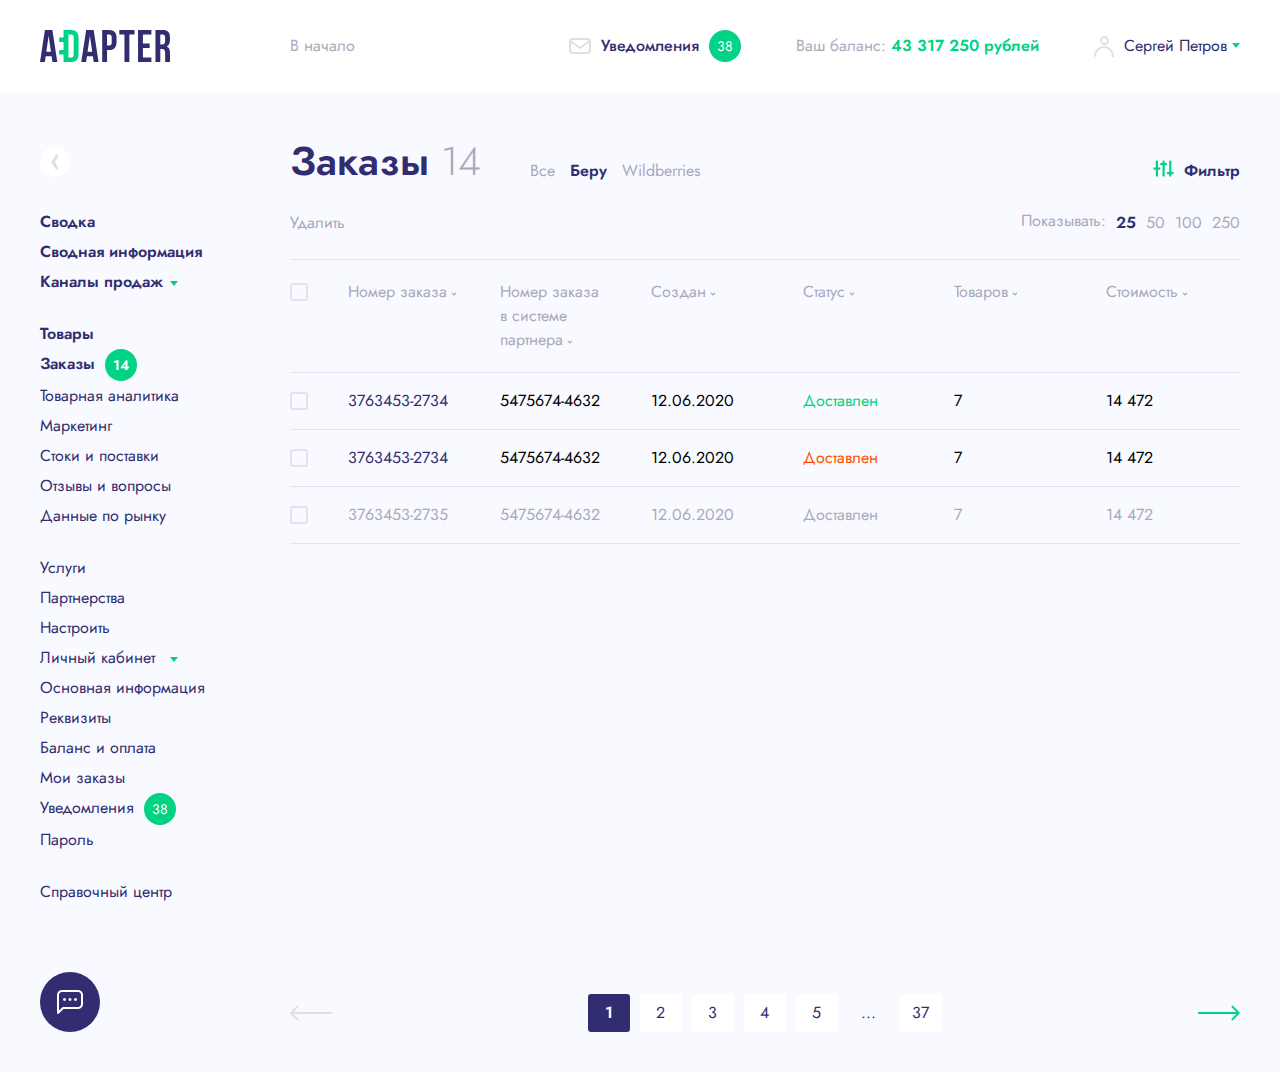
<file: orders.html>
<!DOCTYPE html>
<html lang="ru">

<head>
	<title>Заказы</title>
	<meta charset="UTF-8">
	<meta name="viewport" content="width=device-width, initial-scale=1.0">
	<meta name="format-detection" content="telephone=no">
	<meta http-equiv="X-UA-Compatible" content="ie=edge">
	<link rel="stylesheet" href="css/style.css">
	<meta name="robots" content="noindex, nofollow">
</head>

<body id="home">
<!--Header Start-->

<header class="header">
	<div class="container">
		<div class="header__body">
			<div class="header__burger">
				<span></span>
			</div>
			<a href="index.html" class="header__logo">
				<img src="img/logo.svg" alt="A:DAPTER">
			</a>
			<a href="index.html" class="header__back">В начало</a>
			<a href="#!" class="header__notifications">
				<div class="notification-icon">
					<img class="notification-icon__pc" src="img/icons/mail.svg" alt="Сообщения">
					<img class="notification-icon__mobile" src="img/icons/mail-mobile.svg" alt="Сообщения">
				</div>
				<p class="notification-text">Уведомления</p>
				<div class="brand-number" id="notifications-number">38</div>
			</a>
			<div class="header__balance">
				<p class="balance-text">Ваш баланс: </p>
				<p class="balance-sum" id="header-balance">43 317 250 рублей</p>
				<div class="balance-icon">
					<img src="img/icons/wallet.png" alt="Кошелёк">
				</div>
			</div>
			<a href="account.html" class="header__account">
				<div class="account-icon">
					<img src="img/icons/profile.svg" alt="Сообщения">
				</div>
				<p class="account-name">Сергей Петров</p>
				<span class="dropdown dropdown--account"></span>
			</a>
		</div>
	</div>
</header>

<!--Header End-->	<div class="wrapper">
		<div class="container">
			<div class="content">
<!--Sidebar Start-->
<div class="sidebar">
	<div class="sidebar__body">
		<div class="sidebar__collapse">
			<svg xmlns="http://www.w3.org/2000/svg" width="9" height="18" viewBox="0 0 9 18" fill="none">
				<style>
					.a {
						stroke-linecap: round;
						stroke-width: 3;
						stroke: #DFDFE6;
					}
				</style>
				<path d="M6.8 15.1L3 9.1" class="a" />
				<path d="M6.8 3.1L3 9.1" class="a" />
			</svg>
		</div>
		<nav class="sidebar__nav">
			<ul class="sidebar__general">
				<li class="sidebar__item sidebar__item--bold">
					<a href="#!">Сводка</a>
				</li>
				<li class="sidebar__item sidebar__item--bold">
					<a href="summary.html">Сводная информация</a>
				</li>
				<li class="sidebar__item sidebar__item--bold sidebar__item--dropdown">
					<a href="#!"><span>Каналы продаж</span></a>
					<span class="dropdown dropdown--sidebar"></span>
				</li>
			</ul>
			<ul class="sidebar__goods">
				<li class="sidebar__item sidebar__item--bold">
					<a href="#!">Товары</a>
				</li>
				<li class="sidebar__item sidebar__item--bold sidebar__item--number">
					<a href="orders.html">
						<span>Заказы</span>
						<div class="brand-number" id="sidebar-orders">14</div>
					</a>
				</li>
				<li class="sidebar__item">
					<a href="#!">Товарная аналитика</a>
				</li>
				<li class="sidebar__item">
					<a href="#!">Маркетинг</a>
				</li>
			</ul>
			<ul class="sidebar__mobile">
				<li class="sidebar__item">
					<a href="#!">Стоки и поставки</a>
				</li>
				<li class="sidebar__item">
					<a href="#!">Отзывы и вопросы</a>
				</li>
				<li class="sidebar__item">
					<a href="#!">Данные по рынку</a>
				</li>
			</ul>
			<ul class="sidebar__service">
				<li class="sidebar__item">
					<a href="service.html">Услуги</a>
				</li>
				<li class="sidebar__item">
					<a href="#!">Партнерства</a>
				</li>
				<li class="sidebar__item">
					<a href="#!">Настроить</a>
				</li>
				<li class="sidebar__item sidebar__item--dropdown">
					<a href="account.html">Личный кабинет</a>
					<span class="dropdown dropdown--sidebar"></span>
				</li>
				<li class="sidebar__item">
					<a href="#!">Основная информация</a>
				</li>
				<li class="sidebar__item">
					<a href="bank-info.html">Реквизиты</a>
				</li>
				<li class="sidebar__item">
					<a href="balance.html">Баланс и оплата</a>
				</li>
				<li class="sidebar__item">
					<a href="my-orders.html">Мои заказы</a>
				</li>
				<li class="sidebar__item sidebar__item--number">
					<a href="#!">
						<span>Уведомления</span>
						<div class="brand-number" id="sidebar-orders">38</div>
					</a>
				</li>
				<li class="sidebar__item">
					<a href="password.html">Пароль</a>
				</li>
			</ul>
			<ul class="sidebar__reference">
				<li class="sidebar__item">
					<a href="#!">Справочный центр</a>
				</li>
			</ul>
		</nav>
		<nav class="sidebar__icon-menu">
			<div class="sidebar__expand">
				<svg xmlns="http://www.w3.org/2000/svg" width="9" height="18" viewBox="0 0 9 18" fill="none">
					<style>
						.a {
							stroke-linecap: round;
							stroke-width: 3;
							stroke: #DFDFE6;
						}
					</style>
					<path d="M3 15.1L6.8 9.1" class="a" />
					<path d="M3 3.1L6.8 9.1" class="a" />
				</svg>
			</div>
			<nav class="sidebar__nav--collapsed">
				<ul class="sidebar__general">
					<li class="sidebar__item--collapsed">
						<a href="#!">
							<img src="img/icons/sidebar/presentation.png" alt="presentation">
						</a>
					</li>
					<li class="sidebar__item--collapsed">
						<a href="#!">
							<img src="img/icons/sidebar/analytics.png" alt="analytics">
						</a>
					</li>
				</ul>
				<ul class="sidebar__goods">
					<li class="sidebar__item--collapsed">
						<a href="#!">
							<img src="img/icons/sidebar/order.png" alt="order">
						</a>
					</li>
					<li class="sidebar__item--collapsed">
						<a href="#!">
							<img src="img/icons/sidebar/give.png" alt="give">
						</a>
					</li>
					<li class="sidebar__item--collapsed">
						<a href="#!">
							<img src="img/icons/sidebar/limited-stock.png" alt="limited-stock">
						</a>
					</li>
					<li class="sidebar__item--collapsed">
						<a href="#!">
							<img src="img/icons/sidebar/online-order.png" alt="online-order">
						</a>
					</li>
					<li class="sidebar__item--collapsed">
						<a href="#!">
							<img src="img/icons/sidebar/ecommerce.png" alt="ecommerce">
						</a>
					</li>
					<li class="sidebar__item--collapsed">
						<a href="#!">
							<img src="img/icons/sidebar/help.png" alt="help">
						</a>
					</li>
					<li class="sidebar__item--collapsed">
						<a href="#!">
							<img src="img/icons/sidebar/stand.png" alt="stand">
						</a>
					</li>
				</ul>
				<ul class="sidebar__service">
					<li class="sidebar__item--collapsed">
						<a href="#!">
							<img src="img/icons/sidebar/form.png" alt="form">
						</a>
					</li>
					<li class="sidebar__item--collapsed">
						<a href="#!">
							<img src="img/icons/sidebar/shipping-and-delivery.png" alt="shipping-and-delivery">
						</a>
					</li>
					<li class="sidebar__item--collapsed">
						<a href="#!">
							<img src="img/icons/sidebar/gear.png" alt="gear">
						</a>
					</li>
				</ul>
				<ul class="sidebar__reference">
					<li class="sidebar__item--collapsed">
						<a href="#!">
							<img src="img/icons/sidebar/question.png" alt="question">
						</a>
					</li>
				</ul>
			</nav>
		</nav>
		<div class="sidebar__chat">
			<img src="img/icons/chat.png" alt="Чат">
		</div>
	</div>
</div>
<!--Sidebar End-->				<!--Main Start-->
				<main class="locked">

					<!--Orders Info Start-->
					<section class="orders-info">
						<div class="orders-info__body">
							<header class="orders-info__heading">
								<h2 class="section-title">
									<span>Заказы</span>
									<span class="section-number">14</span>
								</h2>
								<ul class="orders-info__markets">
									<li class="marketplaces-mobile">Маркетплейс</li>
									<li class="marketplace">
										<button>Все</button>
									</li>
									<li class="marketplace">
										<button class="active-market">Беру</button>
									</li>
									<li class="marketplace">
										<button>Wildberries</button>
									</li>
									<button class="markets-mobile-choice">
										<span class="dropdown dropdown--sidebar"></span>
									</button>
								</ul>
								<button class="orders-info__filter">
									<img src="img/icons/filter.svg" alt="filter">
									Фильтр
								</button>
								<button class="orders-info__delete">Удалить</button>
								<ul class="orders-info__sort">
									<li class="sort-show">Показывать:</li>
									<li><button class="active-value">25</button></li>
									<li><button>50</button></li>
									<li><button>100</button></li>
									<li><button>250</button></li>
								</ul>
							</header>
							<form class="orders-info__table">
								<ul class="orders-table">
									<li class="orders-table__row orders-table__headers">
										<div class="input-checkbox">
											<input type="checkbox" id="choose_all" name="choose_all">
											<label for="choose_all"></label>
										</div>
										<ul class="orders-table__content">
											<li class="orders-table__sorting">
												<div class="sort">
													<span>Номер заказа</span>
													<button class="orders-table__sort">
														<img src="img/icons/orders-table-sort-up.svg" alt="sort up" class="sort-up">
														<img src="img/icons/orders-table-sort-down.svg" alt="sort down"
															class="sort-down">
													</button>
												</div>
											</li>
											<li class="orders-table__sorting">
												<div class="sort">
													<span>Номер заказа<br>в системе партнера</span>
													<button class="orders-table__sort">
														<img src="img/icons/orders-table-sort-up.svg" alt="sort up" class="sort-up">
														<img src="img/icons/orders-table-sort-down.svg" alt="sort down"
															class="sort-down">
													</button>
												</div>
											</li>
											<li class="orders-table__sorting">
												<div class="sort">
													<span>Создан</span>
													<button class="orders-table__sort">
														<img src="img/icons/orders-table-sort-up.svg" alt="sort up" class="sort-up">
														<img src="img/icons/orders-table-sort-down.svg" alt="sort down"
															class="sort-down">
													</button>
												</div>
											</li>
											<li class="orders-table__sorting">
												<div class="sort">
													<span>Статус</span>
													<button class="orders-table__sort">
														<img src="img/icons/orders-table-sort-up.svg" alt="sort up" class="sort-up">
														<img src="img/icons/orders-table-sort-down.svg" alt="sort down"
															class="sort-down">
													</button>
												</div>
											</li>
											<li class="orders-table__sorting">
												<div class="sort">
													<span>Товаров</span>
													<button class="orders-table__sort">
														<img src="img/icons/orders-table-sort-up.svg" alt="sort up" class="sort-up">
														<img src="img/icons/orders-table-sort-down.svg" alt="sort down"
															class="sort-down">
													</button>
												</div>
											</li>
											<li class="orders-table__sorting">
												<div class="sort">
													<span>Стоимость</span>
													<button class="orders-table__sort">
														<img src="img/icons/orders-table-sort-up.svg" alt="sort up" class="sort-up">
														<img src="img/icons/orders-table-sort-down.svg" alt="sort down"
															class="sort-down">
													</button>
												</div>
											</li>
											<li class="orders-table__sorting">
												<span>Эффект от Adapter Robot</span>
											</li>
										</ul>
									</li>
									<li class="orders-table__row">
										<div class="input-checkbox">
											<input type="checkbox" id="order_3763453-2734" name="order_3763453-2734">
											<label for="order_3763453-2734"></label>
										</div>
										<ul class="orders-table__content">
											<li class="orders-table__cell orders-table__cell--modal">
												<div class="orders-table__heading">
													<span>Номер заказа</span>
													<button class="orders-table__sort">
														<img src="img/icons/orders-table-sort-up.svg" alt="sort-up">
														<img src="img/icons/orders-table-sort-down.svg" alt="sort-down">
													</button>
												</div>
												<span class="order-number">3763453-2734</span>
												<div class="orders-info__modal">
													<div class="orders-modal-wrapper">
														<ul class="orders-modal">
															<li>
																<p class="order-title">Карта памяти MicroSD 128GB Samsung Class 10 Evo
																	Plus UHS-I U3
																	(90 Mb/s) + SD адаптер (22645)</p>
																<div class="account-row">
																	<div class="account-hcell">
																		<span>Количество</span>
																		<span class="account-divider"></span>
																	</div>
																	<div class="account-cell">1</div>
																</div>
																<div class="account-row">
																	<div class="account-hcell">
																		<span>Стоимость</span>
																		<span class="account-divider"></span>
																	</div>
																	<div class="account-cell">1 781 руб.</div>
																</div>
															</li>
															<li>
																<p class="order-title">Смартфон Samsung Galaxy A51 6/128 Gb, черный
																	(SAM-SM-A515FZKCSER)</p>
																<div class="account-row">
																	<div class="account-hcell">
																		<span>Количество</span>
																		<span class="account-divider"></span>
																	</div>
																	<div class="account-cell">1</div>
																</div>
																<div class="account-row">
																	<div class="account-hcell">
																		<span>Стоимость</span>
																		<span class="account-divider"></span>
																	</div>
																	<div class="account-cell">21 781 руб.</div>
																</div>
															</li>
															<li>
																<p class="order-title">Итого:</p>
																<div class="account-row">
																	<div class="account-hcell">
																		<span>Количество</span>
																		<span class="account-divider"></span>
																	</div>
																	<div class="account-cell">2</div>
																</div>
																<div class="account-row">
																	<div class="account-hcell">
																		<span>Стоимость</span>
																		<span class="account-divider"></span>
																	</div>
																	<div class="account-cell">25 781 руб.</div>
																</div>
															</li>
														</ul>
													</div>
												</div>
											</li>
											<li class="orders-table__cell">
												<div class="orders-table__heading">
													<span>Номер заказа<br>в системе партнера</span>
													<button class="orders-table__sort">
														<img src="img/icons/orders-table-sort-up.svg" alt="sort-up">
														<img src="img/icons/orders-table-sort-down.svg" alt="sort-down">
													</button>
												</div>
												<span class="order-partner-number">5475674-4632</span>
											</li>
											<li class="orders-table__cell">
												<div class="orders-table__heading">
													<span>Создан</span>
													<button class="orders-table__sort">
														<img src="img/icons/orders-table-sort-up.svg" alt="sort-up">
														<img src="img/icons/orders-table-sort-down.svg" alt="sort-down">
													</button>
												</div>
												<span class="order-date">12.06.2020</span>
											</li>
											<li class="orders-table__cell">
												<div class="orders-table__heading">
													<span>Статус</span>
													<button class="orders-table__sort">
														<img src="img/icons/orders-table-sort-up.svg" alt="sort-up">
														<img src="img/icons/orders-table-sort-down.svg" alt="sort-down">
													</button>
												</div>
												<span class="order-status">Доставлен</span>
											</li>
											<li class="orders-table__cell">
												<div class="orders-table__heading">
													<span>Товаров</span>
													<button class="orders-table__sort">
														<img src="img/icons/orders-table-sort-up.svg" alt="sort-up">
														<img src="img/icons/orders-table-sort-down.svg" alt="sort-down">
													</button>
												</div>
												<span class="order-amount">7</span>
											</li>
											<li class="orders-table__cell">
												<div class="orders-table__heading">
													<span>Стоимость</span>
													<button class="orders-table__sort">
														<img src="img/icons/orders-table-sort-up.svg" alt="sort-up">
														<img src="img/icons/orders-table-sort-down.svg" alt="sort-down">
													</button>
												</div>
												<span class="order-cost">14 472</span>
											</li>
											<li class="orders-table__cell">
												<div class="orders-table__heading">
													<span>Эффект от Adapter Robot</span>
												</div>
												<span class="order-effect">+ 0,03%</span>
											</li>
										</ul>
									</li>
									<li class="orders-table__row orders-table__row--process">
										<div class="input-checkbox">
											<input type="checkbox" id="order_4723946-9472" name="order_4723946-9472">
											<label for="order_4723946-9472"></label>
										</div>
										<ul class="orders-table__content">
											<li class="orders-table__cell orders-table__cell--modal">
												<div class="orders-table__heading">
													<span>Номер заказа</span>
													<button class="orders-table__sort">
														<img src="img/icons/orders-table-sort-up.svg" alt="sort up" class="sort-up">
														<img src="img/icons/orders-table-sort-down.svg" alt="sort down"
															class="sort-down">
													</button>
												</div>
												<span class="order-number">3763453-2734</span>
											</li>
											<li class="orders-table__cell">
												<div class="orders-table__heading">
													<span>Номер заказа<br>в системе партнера</span>
													<button class="orders-table__sort">
														<img src="img/icons/orders-table-sort-up.svg" alt="sort up" class="sort-up">
														<img src="img/icons/orders-table-sort-down.svg" alt="sort down"
															class="sort-down">
													</button>
												</div>
												<span class="order-partner-number">5475674-4632</span>
											</li>
											<li class="orders-table__cell">
												<div class="orders-table__heading">
													<span>Создан</span>
													<button class="orders-table__sort">
														<img src="img/icons/orders-table-sort-up.svg" alt="sort up" class="sort-up">
														<img src="img/icons/orders-table-sort-down.svg" alt="sort down"
															class="sort-down">
													</button>
												</div>
												<span class="order-date">12.06.2020</span>
											</li>
											<li class="orders-table__cell">
												<div class="orders-table__heading">
													<span>Статус</span>
													<button class="orders-table__sort">
														<img src="img/icons/orders-table-sort-up.svg" alt="sort up" class="sort-up">
														<img src="img/icons/orders-table-sort-down.svg" alt="sort down"
															class="sort-down">
													</button>
												</div>
												<span class="order-status">Доставлен</span>
											</li>
											<li class="orders-table__cell">
												<div class="orders-table__heading">
													<span>Товаров</span>
													<button class="orders-table__sort">
														<img src="img/icons/orders-table-sort-up.svg" alt="sort up" class="sort-up">
														<img src="img/icons/orders-table-sort-down.svg" alt="sort down"
															class="sort-down">
													</button>
												</div>
												<span class="order-amount">7</span>
											</li>
											<li class="orders-table__cell">
												<div class="orders-table__heading">
													<span>Стоимость</span>
													<button class="orders-table__sort">
														<img src="img/icons/orders-table-sort-up.svg" alt="sort up" class="sort-up">
														<img src="img/icons/orders-table-sort-down.svg" alt="sort down"
															class="sort-down">
													</button>
												</div>
												<span class="order-cost">14 472</span>
											</li>
											<li class="orders-table__cell">
												<div class="orders-table__heading">
													<span>Эффект от Adapter Robot</span>
												</div>
												<span class="order-effect">+ 0,03%</span>
											</li>
										</ul>
									</li>
									<li class="orders-table__row orders-table__row--cancelled">
										<div class="input-checkbox">
											<input type="checkbox" id="order_3763453-2735" name="order_3763453-2735">
											<label for="order_3763453-2735"></label>
										</div>
										<ul class="orders-table__content">
											<li class="orders-table__cell orders-table__cell--modal">
												<div class="orders-table__heading">
													<span>Номер заказа</span>
													<button class="orders-table__sort">
														<img src="img/icons/orders-table-sort-up.svg" alt="sort up" class="sort-up">
														<img src="img/icons/orders-table-sort-down.svg" alt="sort down"
															class="sort-down">
													</button>
												</div>
												<span class="order-number">3763453-2735</span>
											</li>
											<li class="orders-table__cell">
												<div class="orders-table__heading">
													<span>Номер заказа<br>в системе партнера</span>
													<button class="orders-table__sort">
														<img src="img/icons/orders-table-sort-up.svg" alt="sort up" class="sort-up">
														<img src="img/icons/orders-table-sort-down.svg" alt="sort down"
															class="sort-down">
													</button>
												</div>
												<span class="order-partner-number">5475674-4632</span>
											</li>
											<li class="orders-table__cell">
												<div class="orders-table__heading">
													<span>Создан</span>
													<button class="orders-table__sort">
														<img src="img/icons/orders-table-sort-up.svg" alt="sort up" class="sort-up">
														<img src="img/icons/orders-table-sort-down.svg" alt="sort down"
															class="sort-down">
													</button>
												</div>
												<span class="order-date">12.06.2020</span>
											</li>
											<li class="orders-table__cell">
												<div class="orders-table__heading">
													<span>Статус</span>
													<button class="orders-table__sort">
														<img src="img/icons/orders-table-sort-up.svg" alt="sort up" class="sort-up">
														<img src="img/icons/orders-table-sort-down.svg" alt="sort down"
															class="sort-down">
													</button>
												</div>
												<span class="order-status">Доставлен</span>
											</li>
											<li class="orders-table__cell">
												<div class="orders-table__heading">
													<span>Товаров</span>
													<button class="orders-table__sort">
														<img src="img/icons/orders-table-sort-up.svg" alt="sort up" class="sort-up">
														<img src="img/icons/orders-table-sort-down.svg" alt="sort down"
															class="sort-down">
													</button>
												</div>
												<span class="order-amount">7</span>
											</li>
											<li class="orders-table__cell">
												<div class="orders-table__heading">
													<span>Стоимость</span>
													<button class="orders-table__sort">
														<img src="img/icons/orders-table-sort-up.svg" alt="sort up" class="sort-up">
														<img src="img/icons/orders-table-sort-down.svg" alt="sort down"
															class="sort-down">
													</button>
												</div>
												<span class="order-cost">14 472</span>
											</li>
											<li class="orders-table__cell">
												<div class="orders-table__heading">
													<span>Эффект от Adapter Robot</span>
												</div>
												<span class="order-effect">–</span>
											</li>
										</ul>
									</li>
								</ul>
							</form>
							<div class="orders-info__pagination">
								<a href="#!" class="page-back">
									<img src="img/icons/arrow-back.svg" alt="back">
								</a>
								<ul class="orders-info__pages">
									<li class="orders-info__page orders-info__page--active">
										<a href="#!">1</a>
									</li>
									<li class="orders-info__page">
										<a href="#!">2</a>
									</li>
									<li class="orders-info__page">
										<a href="#!">3</a>
									</li>
									<li class="orders-info__page">
										<a href="#!">4</a>
									</li>
									<li class="orders-info__page">
										<a href="#!">5</a>
									</li>
									<li class="orders-info__page">
										<span>...</span>
									</li>
									<li class="orders-info__page">
										<a href="#!">37</a>
									</li>
								</ul>
								<a href="#!" class="page-back">
									<img src="img/icons/cards-arrow.svg" alt="next">
								</a>
							</div>
							<div class="orders-info__pagination--mobile">
								<button>Показать еще 10</button>
							</div>
						</div>
					</section>
					<!--Orders Info End-->

					<!--Sidebar Start-->
					<div class="sidebar__chat sidebar__chat--mobile">
						<img src="img/icons/chat.png" alt="Чат">
					</div>
					<!--Sidebar End-->

				</main>
				<!--Main End-->
			</div>
		</div>
	</div>
	<script src="js/chart.js"></script>
	<script src="js/jquery-3.5.1.min.js"></script>
	<script src="js/script.js"></script>
</body>

</html>
</file>
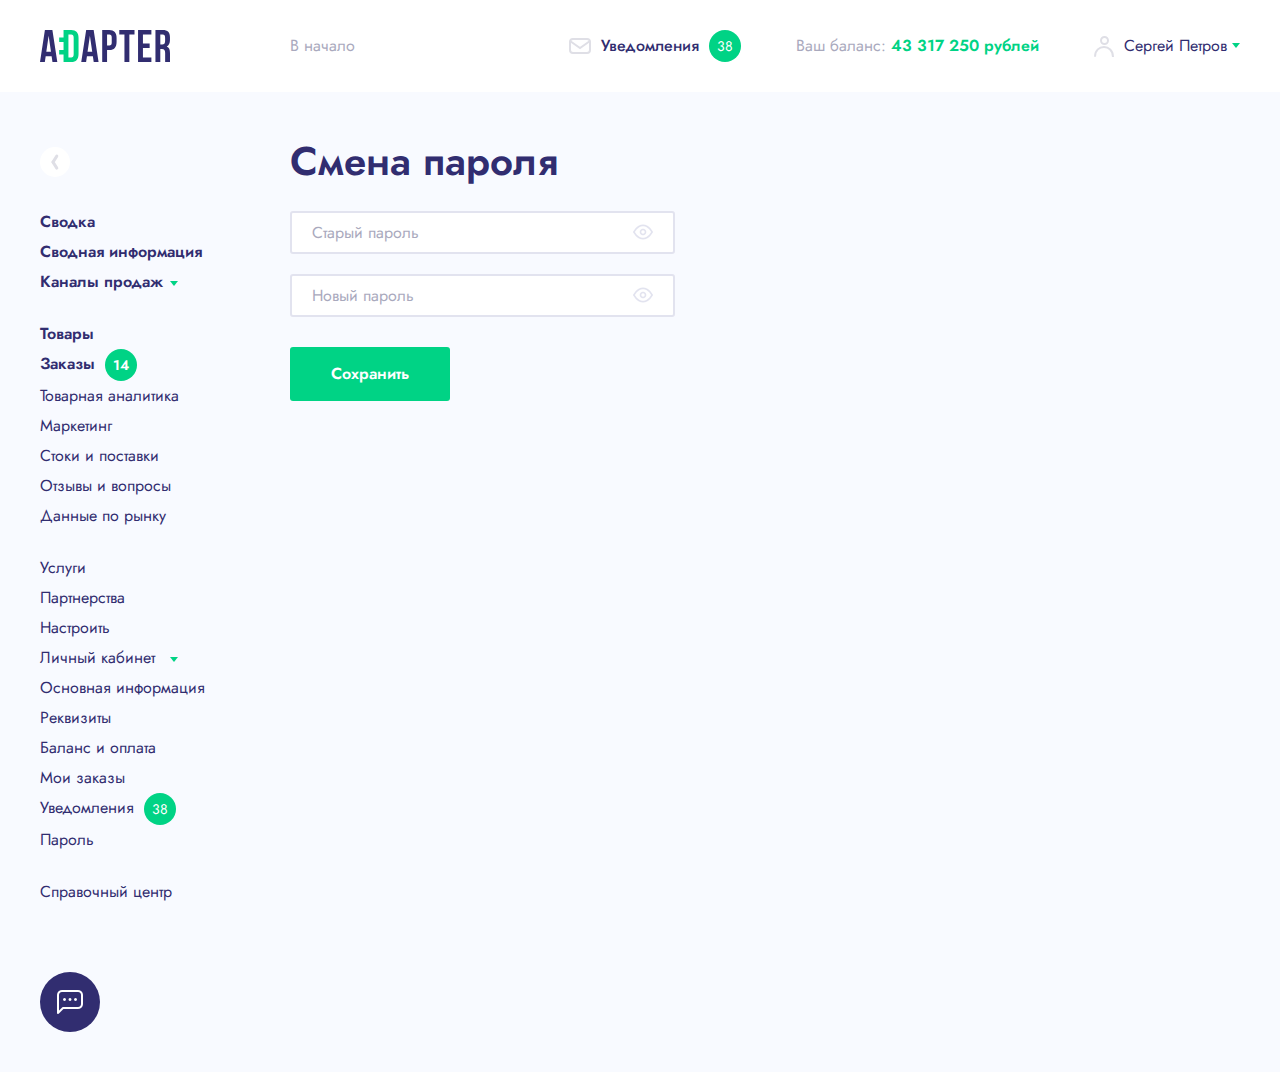
<file: password.html>
<!DOCTYPE html>
<html lang="ru">

<head>
	<title>Личный кабинет</title>
	<meta charset="UTF-8">
	<meta name="viewport" content="width=device-width, initial-scale=1.0">
	<meta name="format-detection" content="telephone=no">
	<meta http-equiv="X-UA-Compatible" content="ie=edge">
	<link rel="stylesheet" href="css/style.css">
	<meta name="robots" content="noindex, nofollow">
</head>

<body id="home">
<!--Header Start-->

<header class="header">
	<div class="container">
		<div class="header__body">
			<div class="header__burger">
				<span></span>
			</div>
			<a href="index.html" class="header__logo">
				<img src="img/logo.svg" alt="A:DAPTER">
			</a>
			<a href="index.html" class="header__back">В начало</a>
			<a href="#!" class="header__notifications">
				<div class="notification-icon">
					<img class="notification-icon__pc" src="img/icons/mail.svg" alt="Сообщения">
					<img class="notification-icon__mobile" src="img/icons/mail-mobile.svg" alt="Сообщения">
				</div>
				<p class="notification-text">Уведомления</p>
				<div class="brand-number" id="notifications-number">38</div>
			</a>
			<div class="header__balance">
				<p class="balance-text">Ваш баланс: </p>
				<p class="balance-sum" id="header-balance">43 317 250 рублей</p>
				<div class="balance-icon">
					<img src="img/icons/wallet.png" alt="Кошелёк">
				</div>
			</div>
			<a href="account.html" class="header__account">
				<div class="account-icon">
					<img src="img/icons/profile.svg" alt="Сообщения">
				</div>
				<p class="account-name">Сергей Петров</p>
				<span class="dropdown dropdown--account"></span>
			</a>
		</div>
	</div>
</header>

<!--Header End-->	<div class="wrapper">
		<div class="container">
			<div class="content">
<!--Sidebar Start-->
<div class="sidebar">
	<div class="sidebar__body">
		<div class="sidebar__collapse">
			<svg xmlns="http://www.w3.org/2000/svg" width="9" height="18" viewBox="0 0 9 18" fill="none">
				<style>
					.a {
						stroke-linecap: round;
						stroke-width: 3;
						stroke: #DFDFE6;
					}
				</style>
				<path d="M6.8 15.1L3 9.1" class="a" />
				<path d="M6.8 3.1L3 9.1" class="a" />
			</svg>
		</div>
		<nav class="sidebar__nav">
			<ul class="sidebar__general">
				<li class="sidebar__item sidebar__item--bold">
					<a href="#!">Сводка</a>
				</li>
				<li class="sidebar__item sidebar__item--bold">
					<a href="summary.html">Сводная информация</a>
				</li>
				<li class="sidebar__item sidebar__item--bold sidebar__item--dropdown">
					<a href="#!"><span>Каналы продаж</span></a>
					<span class="dropdown dropdown--sidebar"></span>
				</li>
			</ul>
			<ul class="sidebar__goods">
				<li class="sidebar__item sidebar__item--bold">
					<a href="#!">Товары</a>
				</li>
				<li class="sidebar__item sidebar__item--bold sidebar__item--number">
					<a href="orders.html">
						<span>Заказы</span>
						<div class="brand-number" id="sidebar-orders">14</div>
					</a>
				</li>
				<li class="sidebar__item">
					<a href="#!">Товарная аналитика</a>
				</li>
				<li class="sidebar__item">
					<a href="#!">Маркетинг</a>
				</li>
			</ul>
			<ul class="sidebar__mobile">
				<li class="sidebar__item">
					<a href="#!">Стоки и поставки</a>
				</li>
				<li class="sidebar__item">
					<a href="#!">Отзывы и вопросы</a>
				</li>
				<li class="sidebar__item">
					<a href="#!">Данные по рынку</a>
				</li>
			</ul>
			<ul class="sidebar__service">
				<li class="sidebar__item">
					<a href="service.html">Услуги</a>
				</li>
				<li class="sidebar__item">
					<a href="#!">Партнерства</a>
				</li>
				<li class="sidebar__item">
					<a href="#!">Настроить</a>
				</li>
				<li class="sidebar__item sidebar__item--dropdown">
					<a href="account.html">Личный кабинет</a>
					<span class="dropdown dropdown--sidebar"></span>
				</li>
				<li class="sidebar__item">
					<a href="#!">Основная информация</a>
				</li>
				<li class="sidebar__item">
					<a href="bank-info.html">Реквизиты</a>
				</li>
				<li class="sidebar__item">
					<a href="balance.html">Баланс и оплата</a>
				</li>
				<li class="sidebar__item">
					<a href="my-orders.html">Мои заказы</a>
				</li>
				<li class="sidebar__item sidebar__item--number">
					<a href="#!">
						<span>Уведомления</span>
						<div class="brand-number" id="sidebar-orders">38</div>
					</a>
				</li>
				<li class="sidebar__item">
					<a href="password.html">Пароль</a>
				</li>
			</ul>
			<ul class="sidebar__reference">
				<li class="sidebar__item">
					<a href="#!">Справочный центр</a>
				</li>
			</ul>
		</nav>
		<nav class="sidebar__icon-menu">
			<div class="sidebar__expand">
				<svg xmlns="http://www.w3.org/2000/svg" width="9" height="18" viewBox="0 0 9 18" fill="none">
					<style>
						.a {
							stroke-linecap: round;
							stroke-width: 3;
							stroke: #DFDFE6;
						}
					</style>
					<path d="M3 15.1L6.8 9.1" class="a" />
					<path d="M3 3.1L6.8 9.1" class="a" />
				</svg>
			</div>
			<nav class="sidebar__nav--collapsed">
				<ul class="sidebar__general">
					<li class="sidebar__item--collapsed">
						<a href="#!">
							<img src="img/icons/sidebar/presentation.png" alt="presentation">
						</a>
					</li>
					<li class="sidebar__item--collapsed">
						<a href="#!">
							<img src="img/icons/sidebar/analytics.png" alt="analytics">
						</a>
					</li>
				</ul>
				<ul class="sidebar__goods">
					<li class="sidebar__item--collapsed">
						<a href="#!">
							<img src="img/icons/sidebar/order.png" alt="order">
						</a>
					</li>
					<li class="sidebar__item--collapsed">
						<a href="#!">
							<img src="img/icons/sidebar/give.png" alt="give">
						</a>
					</li>
					<li class="sidebar__item--collapsed">
						<a href="#!">
							<img src="img/icons/sidebar/limited-stock.png" alt="limited-stock">
						</a>
					</li>
					<li class="sidebar__item--collapsed">
						<a href="#!">
							<img src="img/icons/sidebar/online-order.png" alt="online-order">
						</a>
					</li>
					<li class="sidebar__item--collapsed">
						<a href="#!">
							<img src="img/icons/sidebar/ecommerce.png" alt="ecommerce">
						</a>
					</li>
					<li class="sidebar__item--collapsed">
						<a href="#!">
							<img src="img/icons/sidebar/help.png" alt="help">
						</a>
					</li>
					<li class="sidebar__item--collapsed">
						<a href="#!">
							<img src="img/icons/sidebar/stand.png" alt="stand">
						</a>
					</li>
				</ul>
				<ul class="sidebar__service">
					<li class="sidebar__item--collapsed">
						<a href="#!">
							<img src="img/icons/sidebar/form.png" alt="form">
						</a>
					</li>
					<li class="sidebar__item--collapsed">
						<a href="#!">
							<img src="img/icons/sidebar/shipping-and-delivery.png" alt="shipping-and-delivery">
						</a>
					</li>
					<li class="sidebar__item--collapsed">
						<a href="#!">
							<img src="img/icons/sidebar/gear.png" alt="gear">
						</a>
					</li>
				</ul>
				<ul class="sidebar__reference">
					<li class="sidebar__item--collapsed">
						<a href="#!">
							<img src="img/icons/sidebar/question.png" alt="question">
						</a>
					</li>
				</ul>
			</nav>
		</nav>
		<div class="sidebar__chat">
			<img src="img/icons/chat.png" alt="Чат">
		</div>
	</div>
</div>
<!--Sidebar End-->				<!--Main Start-->
				<main class="locked">

					<!--Password Start-->
					<section class="password">
						<div class="password__body">
							<h2 class="section-title">Смена пароля</h2>
							<form class="password-change-form" id="password_change_form">
								<ul class="form-inputs">
									<li class="input-password">
										<input type="password" id="change_password_old" name="old_password"
											placeholder="Старый пароль" value="">
										<img class="password-icon show-password" src="img/icons/show-password.svg"
											alt="show password">
										<img class="password-icon hide-password" src="img/icons/hide-password.svg"
											alt="hide password">
									</li>
									<li class="input-password">
										<input type="password" id="change_password_new" name="new_password"
											placeholder="Новый пароль" value="">
										<img class="password-icon show-password" src="img/icons/show-password.svg"
											alt="show password">
										<img class="password-icon hide-password" src="img/icons/hide-password.svg"
											alt="hide password">
									</li>
								</ul>
								<div class="password-button">
									<button class="button">Сохранить</button>
								</div>
							</form>
						</div>
					</section>
					<!--Password End-->

					<!--Sidebar Start-->
					<div class="sidebar__chat sidebar__chat--mobile">
						<img src="img/icons/chat.png" alt="Чат">
					</div>
					<!--Sidebar End-->

				</main>
				<!--Main End-->
			</div>
		</div>
	</div>
	<script src="js/jquery-3.5.1.min.js"></script>
	<script src="js/script.js"></script>
</body>

</html>
</file>
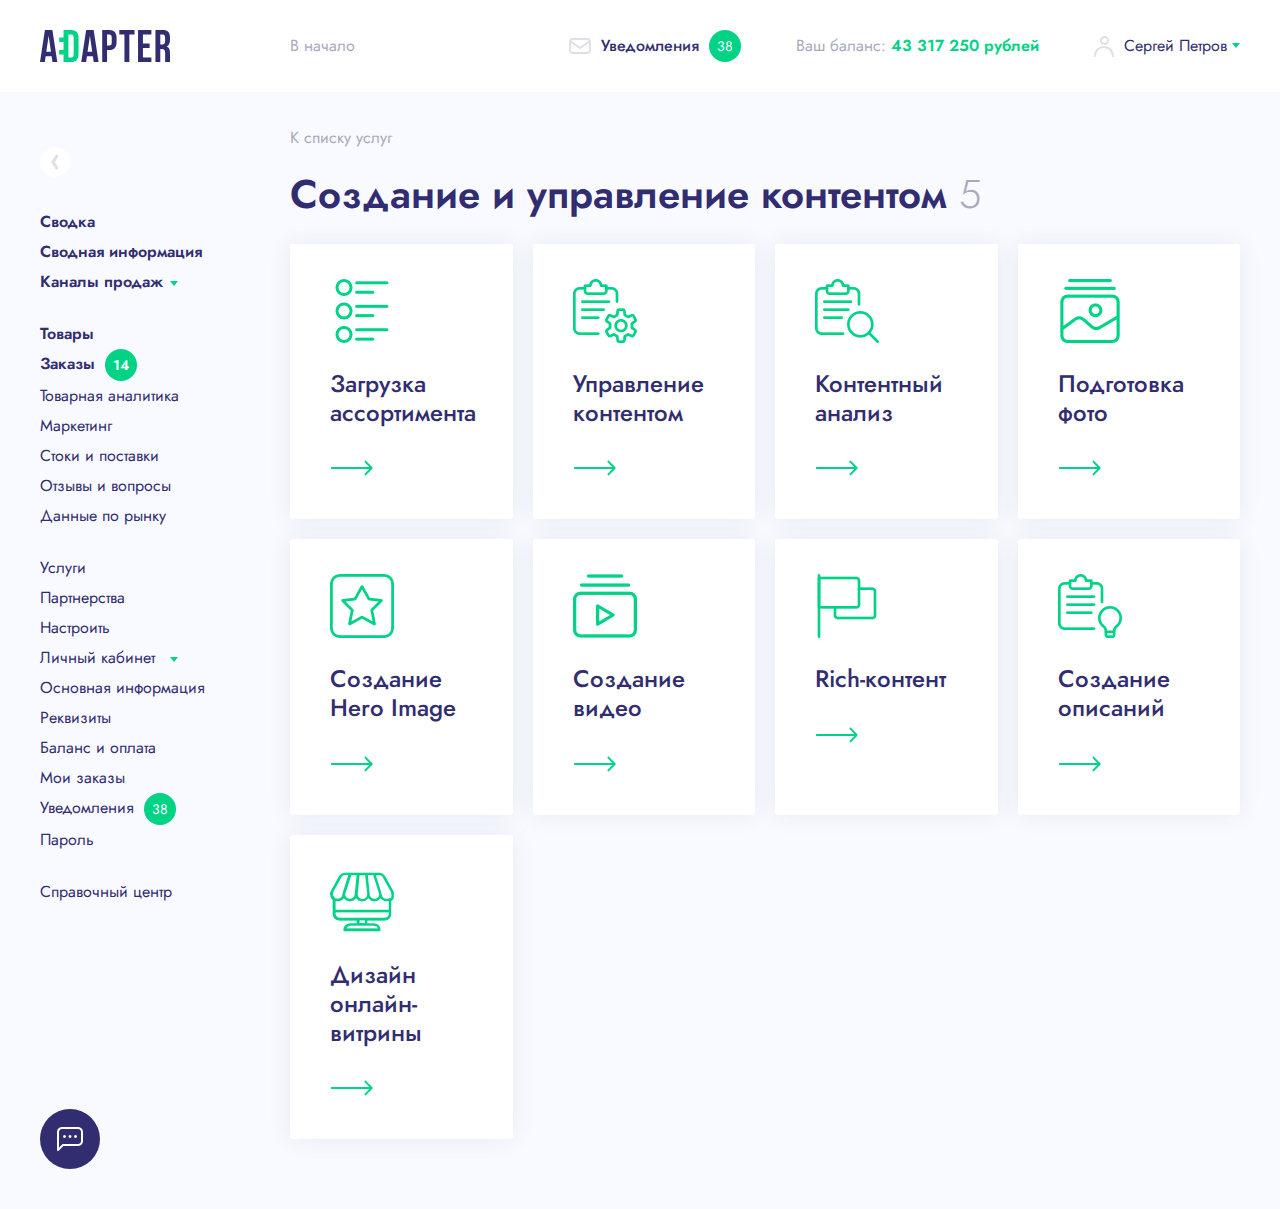
<file: service.html>
<!DOCTYPE html>
<html lang="ru">

<head>
	<title>Услуги</title>
	<meta charset="UTF-8">
	<meta name="viewport" content="width=device-width, initial-scale=1.0">
	<meta name="format-detection" content="telephone=no">
	<meta http-equiv="X-UA-Compatible" content="ie=edge">
	<link rel="stylesheet" href="css/style.css">
	<meta name="robots" content="noindex, nofollow">
</head>

<body id="home">
<!--Header Start-->

<header class="header">
	<div class="container">
		<div class="header__body">
			<div class="header__burger">
				<span></span>
			</div>
			<a href="index.html" class="header__logo">
				<img src="img/logo.svg" alt="A:DAPTER">
			</a>
			<a href="index.html" class="header__back">В начало</a>
			<a href="#!" class="header__notifications">
				<div class="notification-icon">
					<img class="notification-icon__pc" src="img/icons/mail.svg" alt="Сообщения">
					<img class="notification-icon__mobile" src="img/icons/mail-mobile.svg" alt="Сообщения">
				</div>
				<p class="notification-text">Уведомления</p>
				<div class="brand-number" id="notifications-number">38</div>
			</a>
			<div class="header__balance">
				<p class="balance-text">Ваш баланс: </p>
				<p class="balance-sum" id="header-balance">43 317 250 рублей</p>
				<div class="balance-icon">
					<img src="img/icons/wallet.png" alt="Кошелёк">
				</div>
			</div>
			<a href="account.html" class="header__account">
				<div class="account-icon">
					<img src="img/icons/profile.svg" alt="Сообщения">
				</div>
				<p class="account-name">Сергей Петров</p>
				<span class="dropdown dropdown--account"></span>
			</a>
		</div>
	</div>
</header>

<!--Header End-->	<div class="wrapper">
		<div class="container">
			<div class="content">
<!--Sidebar Start-->
<div class="sidebar">
	<div class="sidebar__body">
		<div class="sidebar__collapse">
			<svg xmlns="http://www.w3.org/2000/svg" width="9" height="18" viewBox="0 0 9 18" fill="none">
				<style>
					.a {
						stroke-linecap: round;
						stroke-width: 3;
						stroke: #DFDFE6;
					}
				</style>
				<path d="M6.8 15.1L3 9.1" class="a" />
				<path d="M6.8 3.1L3 9.1" class="a" />
			</svg>
		</div>
		<nav class="sidebar__nav">
			<ul class="sidebar__general">
				<li class="sidebar__item sidebar__item--bold">
					<a href="#!">Сводка</a>
				</li>
				<li class="sidebar__item sidebar__item--bold">
					<a href="summary.html">Сводная информация</a>
				</li>
				<li class="sidebar__item sidebar__item--bold sidebar__item--dropdown">
					<a href="#!"><span>Каналы продаж</span></a>
					<span class="dropdown dropdown--sidebar"></span>
				</li>
			</ul>
			<ul class="sidebar__goods">
				<li class="sidebar__item sidebar__item--bold">
					<a href="#!">Товары</a>
				</li>
				<li class="sidebar__item sidebar__item--bold sidebar__item--number">
					<a href="orders.html">
						<span>Заказы</span>
						<div class="brand-number" id="sidebar-orders">14</div>
					</a>
				</li>
				<li class="sidebar__item">
					<a href="#!">Товарная аналитика</a>
				</li>
				<li class="sidebar__item">
					<a href="#!">Маркетинг</a>
				</li>
			</ul>
			<ul class="sidebar__mobile">
				<li class="sidebar__item">
					<a href="#!">Стоки и поставки</a>
				</li>
				<li class="sidebar__item">
					<a href="#!">Отзывы и вопросы</a>
				</li>
				<li class="sidebar__item">
					<a href="#!">Данные по рынку</a>
				</li>
			</ul>
			<ul class="sidebar__service">
				<li class="sidebar__item">
					<a href="service.html">Услуги</a>
				</li>
				<li class="sidebar__item">
					<a href="#!">Партнерства</a>
				</li>
				<li class="sidebar__item">
					<a href="#!">Настроить</a>
				</li>
				<li class="sidebar__item sidebar__item--dropdown">
					<a href="account.html">Личный кабинет</a>
					<span class="dropdown dropdown--sidebar"></span>
				</li>
				<li class="sidebar__item">
					<a href="#!">Основная информация</a>
				</li>
				<li class="sidebar__item">
					<a href="bank-info.html">Реквизиты</a>
				</li>
				<li class="sidebar__item">
					<a href="balance.html">Баланс и оплата</a>
				</li>
				<li class="sidebar__item">
					<a href="my-orders.html">Мои заказы</a>
				</li>
				<li class="sidebar__item sidebar__item--number">
					<a href="#!">
						<span>Уведомления</span>
						<div class="brand-number" id="sidebar-orders">38</div>
					</a>
				</li>
				<li class="sidebar__item">
					<a href="password.html">Пароль</a>
				</li>
			</ul>
			<ul class="sidebar__reference">
				<li class="sidebar__item">
					<a href="#!">Справочный центр</a>
				</li>
			</ul>
		</nav>
		<nav class="sidebar__icon-menu">
			<div class="sidebar__expand">
				<svg xmlns="http://www.w3.org/2000/svg" width="9" height="18" viewBox="0 0 9 18" fill="none">
					<style>
						.a {
							stroke-linecap: round;
							stroke-width: 3;
							stroke: #DFDFE6;
						}
					</style>
					<path d="M3 15.1L6.8 9.1" class="a" />
					<path d="M3 3.1L6.8 9.1" class="a" />
				</svg>
			</div>
			<nav class="sidebar__nav--collapsed">
				<ul class="sidebar__general">
					<li class="sidebar__item--collapsed">
						<a href="#!">
							<img src="img/icons/sidebar/presentation.png" alt="presentation">
						</a>
					</li>
					<li class="sidebar__item--collapsed">
						<a href="#!">
							<img src="img/icons/sidebar/analytics.png" alt="analytics">
						</a>
					</li>
				</ul>
				<ul class="sidebar__goods">
					<li class="sidebar__item--collapsed">
						<a href="#!">
							<img src="img/icons/sidebar/order.png" alt="order">
						</a>
					</li>
					<li class="sidebar__item--collapsed">
						<a href="#!">
							<img src="img/icons/sidebar/give.png" alt="give">
						</a>
					</li>
					<li class="sidebar__item--collapsed">
						<a href="#!">
							<img src="img/icons/sidebar/limited-stock.png" alt="limited-stock">
						</a>
					</li>
					<li class="sidebar__item--collapsed">
						<a href="#!">
							<img src="img/icons/sidebar/online-order.png" alt="online-order">
						</a>
					</li>
					<li class="sidebar__item--collapsed">
						<a href="#!">
							<img src="img/icons/sidebar/ecommerce.png" alt="ecommerce">
						</a>
					</li>
					<li class="sidebar__item--collapsed">
						<a href="#!">
							<img src="img/icons/sidebar/help.png" alt="help">
						</a>
					</li>
					<li class="sidebar__item--collapsed">
						<a href="#!">
							<img src="img/icons/sidebar/stand.png" alt="stand">
						</a>
					</li>
				</ul>
				<ul class="sidebar__service">
					<li class="sidebar__item--collapsed">
						<a href="#!">
							<img src="img/icons/sidebar/form.png" alt="form">
						</a>
					</li>
					<li class="sidebar__item--collapsed">
						<a href="#!">
							<img src="img/icons/sidebar/shipping-and-delivery.png" alt="shipping-and-delivery">
						</a>
					</li>
					<li class="sidebar__item--collapsed">
						<a href="#!">
							<img src="img/icons/sidebar/gear.png" alt="gear">
						</a>
					</li>
				</ul>
				<ul class="sidebar__reference">
					<li class="sidebar__item--collapsed">
						<a href="#!">
							<img src="img/icons/sidebar/question.png" alt="question">
						</a>
					</li>
				</ul>
			</nav>
		</nav>
		<div class="sidebar__chat">
			<img src="img/icons/chat.png" alt="Чат">
		</div>
	</div>
</div>
<!--Sidebar End-->				<!--Main Start-->
				<main class="locked">

					<!--Service Start-->
					<section class="content-management">
						<div class="content-management__body">
							<a href="index.html" class="back-service">К списку услуг</a>
							<h2 class="section-title">
								<span>Создание и управление контентом</span>
								<span class="section-number">5</span>
							</h2>
							<ul class="cards">
								<li class="card card--content">
									<a href="assortment.html" class="">
										<div class="card__icon">
											<img src="img/icons/content/content-1.png" alt="icon">
										</div>
										<h3>Загрузка<br>ассортимента</h3>
										<div class="card__arrow">
											<svg xmlns="http://www.w3.org/2000/svg" width="43" height="16" viewBox="0 0 43 16">
												<path
													d="M1.9 9C1.3 9 0.9 8.6 0.9 8 0.9 7.4 1.3 7 1.9 7L1.9 9ZM42.4 7.3C42.8 7.7 42.8 8.3 42.4 8.7L36.1 15.1C35.7 15.5 35.1 15.5 34.7 15.1 34.3 14.7 34.3 14 34.7 13.7L40.3 8 34.7 2.3C34.3 2 34.3 1.3 34.7 0.9 35.1 0.5 35.7 0.5 36.1 0.9L42.4 7.3ZM1.9 7L41.7 7V9L1.9 9 1.9 7Z" />
											</svg>
										</div>
									</a>
								</li>
								<li class="card card--content">
									<a href="#!" class="">
										<div class="card__icon">
											<img src="img/icons/content/content-2.png" alt="icon">
										</div>
										<h3>Управление<br>контентом</h3>
										<div class="card__arrow">
											<svg xmlns="http://www.w3.org/2000/svg" width="43" height="16" viewBox="0 0 43 16">
												<path
													d="M1.9 9C1.3 9 0.9 8.6 0.9 8 0.9 7.4 1.3 7 1.9 7L1.9 9ZM42.4 7.3C42.8 7.7 42.8 8.3 42.4 8.7L36.1 15.1C35.7 15.5 35.1 15.5 34.7 15.1 34.3 14.7 34.3 14 34.7 13.7L40.3 8 34.7 2.3C34.3 2 34.3 1.3 34.7 0.9 35.1 0.5 35.7 0.5 36.1 0.9L42.4 7.3ZM1.9 7L41.7 7V9L1.9 9 1.9 7Z" />
											</svg>
										</div>
									</a>
								</li>
								<li class="card card--content">
									<a href="#!" class="">
										<div class="card__icon">
											<img src="img/icons/content/content-3.png" alt="icon">
										</div>
										<h3>Контентный<br>анализ</h3>
										<div class="card__arrow">
											<svg xmlns="http://www.w3.org/2000/svg" width="43" height="16" viewBox="0 0 43 16">
												<path
													d="M1.9 9C1.3 9 0.9 8.6 0.9 8 0.9 7.4 1.3 7 1.9 7L1.9 9ZM42.4 7.3C42.8 7.7 42.8 8.3 42.4 8.7L36.1 15.1C35.7 15.5 35.1 15.5 34.7 15.1 34.3 14.7 34.3 14 34.7 13.7L40.3 8 34.7 2.3C34.3 2 34.3 1.3 34.7 0.9 35.1 0.5 35.7 0.5 36.1 0.9L42.4 7.3ZM1.9 7L41.7 7V9L1.9 9 1.9 7Z" />
											</svg>
										</div>
									</a>
								</li>
								<li class="card card--content">
									<a href="#!" class="">
										<div class="card__icon">
											<img src="img/icons/content/content-4.png" alt="icon">
										</div>
										<h3>Подготовка<br>фото</h3>
										<div class="card__arrow">
											<svg xmlns="http://www.w3.org/2000/svg" width="43" height="16" viewBox="0 0 43 16">
												<path
													d="M1.9 9C1.3 9 0.9 8.6 0.9 8 0.9 7.4 1.3 7 1.9 7L1.9 9ZM42.4 7.3C42.8 7.7 42.8 8.3 42.4 8.7L36.1 15.1C35.7 15.5 35.1 15.5 34.7 15.1 34.3 14.7 34.3 14 34.7 13.7L40.3 8 34.7 2.3C34.3 2 34.3 1.3 34.7 0.9 35.1 0.5 35.7 0.5 36.1 0.9L42.4 7.3ZM1.9 7L41.7 7V9L1.9 9 1.9 7Z" />
											</svg>
										</div>
									</a>
								</li>
								<li class="card card--content">
									<a href="#!" class="">
										<div class="card__icon">
											<img src="img/icons/content/content-5.png" alt="icon">
										</div>
										<h3>Создание<br>Hero Image</h3>
										<div class="card__arrow">
											<svg xmlns="http://www.w3.org/2000/svg" width="43" height="16" viewBox="0 0 43 16">
												<path
													d="M1.9 9C1.3 9 0.9 8.6 0.9 8 0.9 7.4 1.3 7 1.9 7L1.9 9ZM42.4 7.3C42.8 7.7 42.8 8.3 42.4 8.7L36.1 15.1C35.7 15.5 35.1 15.5 34.7 15.1 34.3 14.7 34.3 14 34.7 13.7L40.3 8 34.7 2.3C34.3 2 34.3 1.3 34.7 0.9 35.1 0.5 35.7 0.5 36.1 0.9L42.4 7.3ZM1.9 7L41.7 7V9L1.9 9 1.9 7Z" />
											</svg>
										</div>
									</a>
								</li>
								<li class="card card--content">
									<a href="#!" class="">
										<div class="card__icon">
											<img src="img/icons/content/content-6.png" alt="icon">
										</div>
										<h3>Создание<br>видео</h3>
										<div class="card__arrow">
											<svg xmlns="http://www.w3.org/2000/svg" width="43" height="16" viewBox="0 0 43 16">
												<path
													d="M1.9 9C1.3 9 0.9 8.6 0.9 8 0.9 7.4 1.3 7 1.9 7L1.9 9ZM42.4 7.3C42.8 7.7 42.8 8.3 42.4 8.7L36.1 15.1C35.7 15.5 35.1 15.5 34.7 15.1 34.3 14.7 34.3 14 34.7 13.7L40.3 8 34.7 2.3C34.3 2 34.3 1.3 34.7 0.9 35.1 0.5 35.7 0.5 36.1 0.9L42.4 7.3ZM1.9 7L41.7 7V9L1.9 9 1.9 7Z" />
											</svg>
										</div>
									</a>
								</li>
								<li class="card card--content">
									<a href="#!" class="">
										<div class="card__icon">
											<img src="img/icons/content/content-7.png" alt="icon">
										</div>
										<h3>Rich-контент</h3>
										<div class="card__arrow">
											<svg xmlns="http://www.w3.org/2000/svg" width="43" height="16" viewBox="0 0 43 16">
												<path
													d="M1.9 9C1.3 9 0.9 8.6 0.9 8 0.9 7.4 1.3 7 1.9 7L1.9 9ZM42.4 7.3C42.8 7.7 42.8 8.3 42.4 8.7L36.1 15.1C35.7 15.5 35.1 15.5 34.7 15.1 34.3 14.7 34.3 14 34.7 13.7L40.3 8 34.7 2.3C34.3 2 34.3 1.3 34.7 0.9 35.1 0.5 35.7 0.5 36.1 0.9L42.4 7.3ZM1.9 7L41.7 7V9L1.9 9 1.9 7Z" />
											</svg>
										</div>
									</a>
								</li>
								<li class="card card--content">
									<a href="#!" class="">
										<div class="card__icon">
											<img src="img/icons/content/content-8.png" alt="icon">
										</div>
										<h3>Создание<br>описаний</h3>
										<div class="card__arrow">
											<svg xmlns="http://www.w3.org/2000/svg" width="43" height="16" viewBox="0 0 43 16">
												<path
													d="M1.9 9C1.3 9 0.9 8.6 0.9 8 0.9 7.4 1.3 7 1.9 7L1.9 9ZM42.4 7.3C42.8 7.7 42.8 8.3 42.4 8.7L36.1 15.1C35.7 15.5 35.1 15.5 34.7 15.1 34.3 14.7 34.3 14 34.7 13.7L40.3 8 34.7 2.3C34.3 2 34.3 1.3 34.7 0.9 35.1 0.5 35.7 0.5 36.1 0.9L42.4 7.3ZM1.9 7L41.7 7V9L1.9 9 1.9 7Z" />
											</svg>
										</div>
									</a>
								</li>
								<li class="card card--content">
									<a href="#!" class="">
										<div class="card__icon">
											<img src="img/icons/content/content-9.png" alt="assortment">
										</div>
										<h3>Дизайн<br>онлайн-витрины</h3>
										<div class="card__arrow">
											<svg xmlns="http://www.w3.org/2000/svg" width="43" height="16" viewBox="0 0 43 16">
												<path
													d="M1.9 9C1.3 9 0.9 8.6 0.9 8 0.9 7.4 1.3 7 1.9 7L1.9 9ZM42.4 7.3C42.8 7.7 42.8 8.3 42.4 8.7L36.1 15.1C35.7 15.5 35.1 15.5 34.7 15.1 34.3 14.7 34.3 14 34.7 13.7L40.3 8 34.7 2.3C34.3 2 34.3 1.3 34.7 0.9 35.1 0.5 35.7 0.5 36.1 0.9L42.4 7.3ZM1.9 7L41.7 7V9L1.9 9 1.9 7Z" />
											</svg>
										</div>
									</a>
								</li>
							</ul>
						</div>
					</section>
					<!--Service End-->

					<!--Sidebar Start-->
					<div class="sidebar__chat sidebar__chat--mobile">
						<img src="img/icons/chat.png" alt="Чат">
					</div>
					<!--Sidebar End-->

					<!--Modal windows Start-->
					<section class="modal modal--registration">
						<div class="modal-backdrop"></div>
						<div class="modal__body">
							<div class="modal__content">
								<h2 class="modal__title">Регистрация</h2>
								<form class="registration-form" id="registration_form">
									<ul class="form-inputs">
										<li class="input-name">
											<input type="text" id="registration_name" name="registration_name"
												placeholder="Ваше имя" value="">
										</li>
										<li class="input-email">
											<input type="email" id="registration_email" name="registration_email"
												placeholder="E-mail" value="">
										</li>
										<span class="email-warning">Некорректный адрес электронной почты</span>
										<li class="input-phone">
											<input type="tel" id="registration_phone" name="registration_phone"
												placeholder="Телефон" value="">
										</li>
										<li class="input-password">
											<input type="password" id="registration_password" name="registration_password"
												placeholder="Пароль" value="">
											<img class="password-icon show-password" src="img/icons/show-password.svg"
												alt="show password">
											<img class="password-icon hide-password" src="img/icons/hide-password.svg"
												alt="hide password">
										</li>
									</ul>
									<div class="form-buttons">
										<div class="form-btn">
											<button type="submit" id="registration_submit"
												class="form-button">Зарегистрироваться</button>
										</div>
										<div class="registration-form-login">
											<span>Есть аккаунт?</span>
											<button class="form-button-link" id="login-form-open">Войти</button>
										</div>
									</div>
									<span class="form-warning">
										Создавая аккаунт, вы соглашаетесь с <a href="#!">политикой компании в
											отношении обработки
											персональных данных</a>
									</span>
								</form>
								<button type="button" aria-label="Close" class="modal-close">
									<div aria-hidden="true">
										<img src="img/icons/modal-close.svg" alt="close modal">
									</div>
								</button>
							</div>
						</div>
					</section>
					<!--Modal windows End-->

				</main>
				<!--Main End-->
			</div>
		</div>
	</div>
	<script src="js/jquery-3.5.1.min.js"></script>
	<script src="js/script.js"></script>
</body>

</html>
</file>
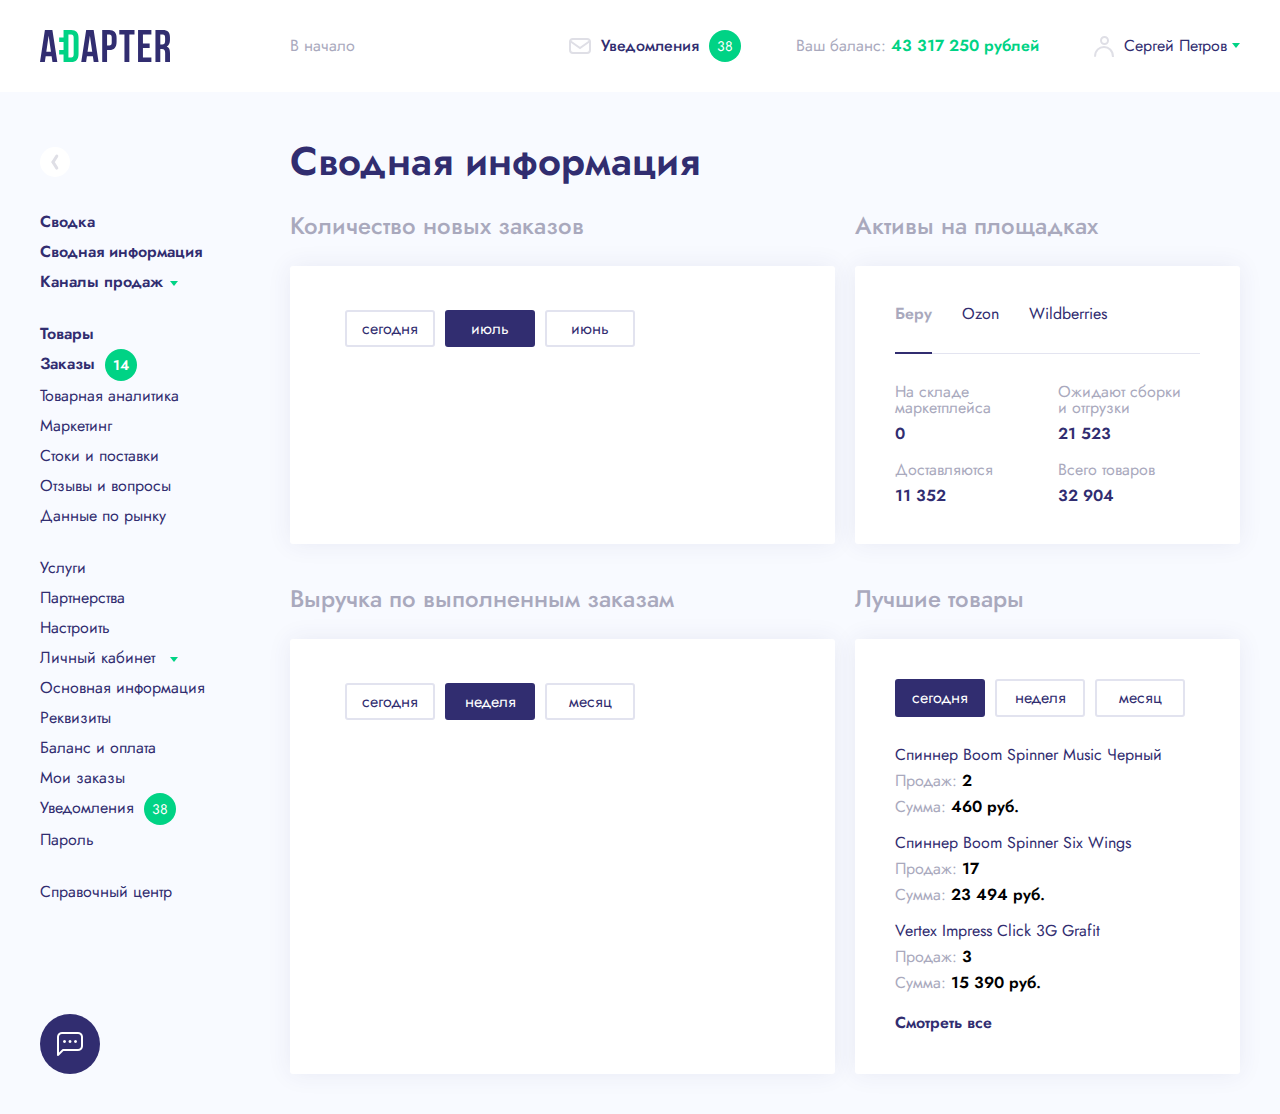
<file: summary.html>
<!DOCTYPE html>
<html lang="ru">

<head>
	<title>Сводная информация</title>
	<meta charset="UTF-8">
	<meta name="viewport" content="width=device-width, initial-scale=1.0">
	<meta name="format-detection" content="telephone=no">
	<meta http-equiv="X-UA-Compatible" content="ie=edge">
	<link rel="stylesheet" href="css/style.css">
	<meta name="robots" content="noindex, nofollow">
</head>

<body id="home">
<!--Header Start-->

<header class="header">
	<div class="container">
		<div class="header__body">
			<div class="header__burger">
				<span></span>
			</div>
			<a href="index.html" class="header__logo">
				<img src="img/logo.svg" alt="A:DAPTER">
			</a>
			<a href="index.html" class="header__back">В начало</a>
			<a href="#!" class="header__notifications">
				<div class="notification-icon">
					<img class="notification-icon__pc" src="img/icons/mail.svg" alt="Сообщения">
					<img class="notification-icon__mobile" src="img/icons/mail-mobile.svg" alt="Сообщения">
				</div>
				<p class="notification-text">Уведомления</p>
				<div class="brand-number" id="notifications-number">38</div>
			</a>
			<div class="header__balance">
				<p class="balance-text">Ваш баланс: </p>
				<p class="balance-sum" id="header-balance">43 317 250 рублей</p>
				<div class="balance-icon">
					<img src="img/icons/wallet.png" alt="Кошелёк">
				</div>
			</div>
			<a href="account.html" class="header__account">
				<div class="account-icon">
					<img src="img/icons/profile.svg" alt="Сообщения">
				</div>
				<p class="account-name">Сергей Петров</p>
				<span class="dropdown dropdown--account"></span>
			</a>
		</div>
	</div>
</header>

<!--Header End-->	<div class="wrapper">
		<div class="container">
			<div class="content">
<!--Sidebar Start-->
<div class="sidebar">
	<div class="sidebar__body">
		<div class="sidebar__collapse">
			<svg xmlns="http://www.w3.org/2000/svg" width="9" height="18" viewBox="0 0 9 18" fill="none">
				<style>
					.a {
						stroke-linecap: round;
						stroke-width: 3;
						stroke: #DFDFE6;
					}
				</style>
				<path d="M6.8 15.1L3 9.1" class="a" />
				<path d="M6.8 3.1L3 9.1" class="a" />
			</svg>
		</div>
		<nav class="sidebar__nav">
			<ul class="sidebar__general">
				<li class="sidebar__item sidebar__item--bold">
					<a href="#!">Сводка</a>
				</li>
				<li class="sidebar__item sidebar__item--bold">
					<a href="summary.html">Сводная информация</a>
				</li>
				<li class="sidebar__item sidebar__item--bold sidebar__item--dropdown">
					<a href="#!"><span>Каналы продаж</span></a>
					<span class="dropdown dropdown--sidebar"></span>
				</li>
			</ul>
			<ul class="sidebar__goods">
				<li class="sidebar__item sidebar__item--bold">
					<a href="#!">Товары</a>
				</li>
				<li class="sidebar__item sidebar__item--bold sidebar__item--number">
					<a href="orders.html">
						<span>Заказы</span>
						<div class="brand-number" id="sidebar-orders">14</div>
					</a>
				</li>
				<li class="sidebar__item">
					<a href="#!">Товарная аналитика</a>
				</li>
				<li class="sidebar__item">
					<a href="#!">Маркетинг</a>
				</li>
			</ul>
			<ul class="sidebar__mobile">
				<li class="sidebar__item">
					<a href="#!">Стоки и поставки</a>
				</li>
				<li class="sidebar__item">
					<a href="#!">Отзывы и вопросы</a>
				</li>
				<li class="sidebar__item">
					<a href="#!">Данные по рынку</a>
				</li>
			</ul>
			<ul class="sidebar__service">
				<li class="sidebar__item">
					<a href="service.html">Услуги</a>
				</li>
				<li class="sidebar__item">
					<a href="#!">Партнерства</a>
				</li>
				<li class="sidebar__item">
					<a href="#!">Настроить</a>
				</li>
				<li class="sidebar__item sidebar__item--dropdown">
					<a href="account.html">Личный кабинет</a>
					<span class="dropdown dropdown--sidebar"></span>
				</li>
				<li class="sidebar__item">
					<a href="#!">Основная информация</a>
				</li>
				<li class="sidebar__item">
					<a href="bank-info.html">Реквизиты</a>
				</li>
				<li class="sidebar__item">
					<a href="balance.html">Баланс и оплата</a>
				</li>
				<li class="sidebar__item">
					<a href="my-orders.html">Мои заказы</a>
				</li>
				<li class="sidebar__item sidebar__item--number">
					<a href="#!">
						<span>Уведомления</span>
						<div class="brand-number" id="sidebar-orders">38</div>
					</a>
				</li>
				<li class="sidebar__item">
					<a href="password.html">Пароль</a>
				</li>
			</ul>
			<ul class="sidebar__reference">
				<li class="sidebar__item">
					<a href="#!">Справочный центр</a>
				</li>
			</ul>
		</nav>
		<nav class="sidebar__icon-menu">
			<div class="sidebar__expand">
				<svg xmlns="http://www.w3.org/2000/svg" width="9" height="18" viewBox="0 0 9 18" fill="none">
					<style>
						.a {
							stroke-linecap: round;
							stroke-width: 3;
							stroke: #DFDFE6;
						}
					</style>
					<path d="M3 15.1L6.8 9.1" class="a" />
					<path d="M3 3.1L6.8 9.1" class="a" />
				</svg>
			</div>
			<nav class="sidebar__nav--collapsed">
				<ul class="sidebar__general">
					<li class="sidebar__item--collapsed">
						<a href="#!">
							<img src="img/icons/sidebar/presentation.png" alt="presentation">
						</a>
					</li>
					<li class="sidebar__item--collapsed">
						<a href="#!">
							<img src="img/icons/sidebar/analytics.png" alt="analytics">
						</a>
					</li>
				</ul>
				<ul class="sidebar__goods">
					<li class="sidebar__item--collapsed">
						<a href="#!">
							<img src="img/icons/sidebar/order.png" alt="order">
						</a>
					</li>
					<li class="sidebar__item--collapsed">
						<a href="#!">
							<img src="img/icons/sidebar/give.png" alt="give">
						</a>
					</li>
					<li class="sidebar__item--collapsed">
						<a href="#!">
							<img src="img/icons/sidebar/limited-stock.png" alt="limited-stock">
						</a>
					</li>
					<li class="sidebar__item--collapsed">
						<a href="#!">
							<img src="img/icons/sidebar/online-order.png" alt="online-order">
						</a>
					</li>
					<li class="sidebar__item--collapsed">
						<a href="#!">
							<img src="img/icons/sidebar/ecommerce.png" alt="ecommerce">
						</a>
					</li>
					<li class="sidebar__item--collapsed">
						<a href="#!">
							<img src="img/icons/sidebar/help.png" alt="help">
						</a>
					</li>
					<li class="sidebar__item--collapsed">
						<a href="#!">
							<img src="img/icons/sidebar/stand.png" alt="stand">
						</a>
					</li>
				</ul>
				<ul class="sidebar__service">
					<li class="sidebar__item--collapsed">
						<a href="#!">
							<img src="img/icons/sidebar/form.png" alt="form">
						</a>
					</li>
					<li class="sidebar__item--collapsed">
						<a href="#!">
							<img src="img/icons/sidebar/shipping-and-delivery.png" alt="shipping-and-delivery">
						</a>
					</li>
					<li class="sidebar__item--collapsed">
						<a href="#!">
							<img src="img/icons/sidebar/gear.png" alt="gear">
						</a>
					</li>
				</ul>
				<ul class="sidebar__reference">
					<li class="sidebar__item--collapsed">
						<a href="#!">
							<img src="img/icons/sidebar/question.png" alt="question">
						</a>
					</li>
				</ul>
			</nav>
		</nav>
		<div class="sidebar__chat">
			<img src="img/icons/chat.png" alt="Чат">
		</div>
	</div>
</div>
<!--Sidebar End-->				<!--Main Start-->
				<main class="locked">

					<!--Orders Info Start-->
					<section class="orders-chart">
						<div class="orders-chart__body">
							<h2 class="section-title">
								Сводная информация
							</h2>
							<div class="orders-chart__new">
								<div class="orders-chart__graph">
									<p class="orders-chart__info">Количество новых заказов</p>
									<div class="orders-chart__wrapper">
										<ul class="orders-chart__tabs">
											<li class="date-choice-label">Период:</li>
											<li>
												<button>Сегодня</button>
											</li>
											<li class="date-active">
												<button>Июль</button>
											</li>
											<li>
												<button>Июнь</button>
											</li>
											<button class="dates-mobile-choice">
												<span class="dropdown dropdown--sidebar"></span>
											</button>
										</ul>
										<div class="canvas-wrapper">
											<div class="canvas-scroll">
												<canvas id="myChart"></canvas>
											</div>
										</div>
									</div>
								</div>
								<div class="orders-chart__assets">
									<p class="orders-chart__info">Активы на площадках</p>
									<div class="orders-chart__marketplaces">
										<nav class="tabs">
											<ul class="tabs__items">
												<li class="tabs__item tabs__item--goods is-active">
													<a href="#tab_01">Беру</a>
												</li>
												<li class="tabs__item tabs__item--goods">
													<a href="#tab_02">Ozon</a>
												</li>
												<li class="tabs__item tabs__item--goods">
													<a href="#tab_03">Wildberries</a>
												</li>
											</ul>
											<ul class="tabs__body">
												<li class="tabs__block tabs__block--goods is-active" id="tab_01">
													<div class="tabs__info">
														<p>На складе маркетплейса</p>
														<span>0</span>
													</div>
													<div class="tabs__info">
														<p>Ожидают сборки<br>и отгрузки</p>
														<span>21 523</span>
													</div>
													<div class="tabs__info">
														<p>Доставляются</p>
														<span>11 352</span>
													</div>
													<div class="tabs__info">
														<p>Всего товаров</p>
														<span>32 904</span>
													</div>
												</li>
												<li class="tabs__block tabs__block--goods" id="tab_02">
													<div class="tabs__info">
														<p>На складе маркетплейса</p>
														<span>10</span>
													</div>
													<div class="tabs__info">
														<p>Ожидают сборки<br>и отгрузки</p>
														<span>32 634</span>
													</div>
													<div class="tabs__info">
														<p>Доставляются</p>
														<span>22 463</span>
													</div>
													<div class="tabs__info">
														<p>Всего товаров</p>
														<span>43 092</span>
													</div>
												</li>
												<li class="tabs__block tabs__block--goods" id="tab_03">
													<div class="tabs__info">
														<p>На складе маркетплейса</p>
														<span>18</span>
													</div>
													<div class="tabs__info">
														<p>Ожидают сборки<br>и отгрузки</p>
														<span>35 233</span>
													</div>
													<div class="tabs__info">
														<p>Доставляются</p>
														<span>65 943</span>
													</div>
													<div class="tabs__info">
														<p>Всего товаров</p>
														<span>98 456</span>
													</div>
												</li>
											</ul>
										</nav>
									</div>
								</div>
							</div>
							<div class="orders-chart__new orders-chart__new--done">
								<div class="orders-chart__graph">
									<p class="orders-chart__info">Выручка по выполненным заказам</p>
									<div class="orders-chart__wrapper">
										<ul class="orders-chart__tabs">
											<li class="date-choice-label">Период:</li>
											<li>
												<button>Сегодня</button>
											</li>
											<li class="date-active">
												<button>Неделя</button>
											</li>
											<li>
												<button>Месяц</button>
											</li>
											<button class="dates-mobile-choice">
												<span class="dropdown dropdown--sidebar"></span>
											</button>
										</ul>
										<div class="canvas-wrapper">
											<div class="canvas-scroll">
												<canvas id="myChart2"></canvas>
											</div>
										</div>
									</div>
								</div>
								<div class="orders-chart__assets">
									<p class="orders-chart__info">Лучшие товары</p>
									<div class="orders-chart__marketplaces">
										<nav class="tabs">
											<ul class="tabs__items">
												<li class="date-choice-label">Период:</li>
												<li class="tabs__item tabs__item--best is-active">
													<a href="#tab_001">Сегодня</a>
												</li>
												<li class="tabs__item tabs__item--best">
													<a href="#tab_002">Неделя</a>
												</li>
												<li class="tabs__item tabs__item--best">
													<a href="#tab_003">Месяц</a>
												</li>
												<button class="dates-mobile-choice">
													<span class="dropdown dropdown--sidebar"></span>
												</button>
											</ul>
											<ul class="tabs__body">
												<li class="tabs__block tabs__block--best is-active" id="tab_001">
													<div class="tabs__info">
														<p class="best-goods-title">Спиннер Boom Spinner Music Черный</p>
														<p class="best-goods-info">
															Продаж: <span>2</span>
														</p>
														<p class="best-goods-info">
															Сумма: <span>460 руб.</span>
														</p>
													</div>
													<div class="tabs__info">
														<p class="best-goods-title">Спиннер Boom Spinner Six Wings</p>
														<p class="best-goods-info">
															Продаж: <span>17</span>
														</p>
														<p class="best-goods-info">
															Сумма: <span>23 494 руб.</span>
														</p>
													</div>
													<div class="tabs__info">
														<p class="best-goods-title">Vertex Impress Click 3G Grafit</p>
														<p class="best-goods-info">
															Продаж: <span>3</span>
														</p>
														<p class="best-goods-info">
															Сумма: <span>15 390 руб.</span>
														</p>
													</div>
													<button class="best-products-open" href="#!">Смотреть все</button>
												</li>
												<li class="tabs__block tabs__block--best" id="tab_002">
													<div class="tabs__info">
														<p class="best-goods-title">Спиннер Boom Spinner Music Черный</p>
														<p class="best-goods-info">
															Продаж: <span>2</span>
														</p>
														<p class="best-goods-info">
															Сумма: <span>460 руб.</span>
														</p>
													</div>
													<div class="tabs__info">
														<p class="best-goods-title">Спиннер Boom Spinner Six Wings</p>
														<p class="best-goods-info">
															Продаж: <span>17</span>
														</p>
														<p class="best-goods-info">
															Сумма: <span>23 494 руб.</span>
														</p>
													</div>
													<div class="tabs__info">
														<p class="best-goods-title">Vertex Impress Click 3G Grafit</p>
														<p class="best-goods-info">
															Продаж: <span>3</span>
														</p>
														<p class="best-goods-info">
															Сумма: <span>15 390 руб.</span>
														</p>
													</div>
													<button class="best-products-open" href="#!">Смотреть все</button>
												</li>
												<li class="tabs__block tabs__block--best" id="tab_003">
													<div class="tabs__info">
														<p class="best-goods-title">Спиннер Boom Spinner Music Черный</p>
														<p class="best-goods-info">
															Продаж: <span>2</span>
														</p>
														<p class="best-goods-info">
															Сумма: <span>460 руб.</span>
														</p>
													</div>
													<div class="tabs__info">
														<p class="best-goods-title">Спиннер Boom Spinner Six Wings</p>
														<p class="best-goods-info">
															Продаж: <span>17</span>
														</p>
														<p class="best-goods-info">
															Сумма: <span>23 494 руб.</span>
														</p>
													</div>
													<div class="tabs__info">
														<p class="best-goods-title">Vertex Impress Click 3G Grafit</p>
														<p class="best-goods-info">
															Продаж: <span>3</span>
														</p>
														<p class="best-goods-info">
															Сумма: <span>15 390 руб.</span>
														</p>
													</div>
													<button class="best-products-open" href="#!">Смотреть все</button>
												</li>
											</ul>
										</nav>
									</div>
								</div>
							</div>
						</div>
					</section>
					<!--Orders Info End-->

					<section class="modal modal--best-products">
						<div class="modal-backdrop"></div>
						<div class="modal__body">
							<div class="modal__content">
								<header>
									<h2 class="section-title">Лучшие товары</h2>
									<ul class="orders-chart__tabs">
										<li class="date-choice-label">Период:</li>
										<li>
											<button>Сегодня</button>
										</li>
										<li class="date-active">
											<button>Неделя</button>
										</li>
										<li>
											<button>Месяц</button>
										</li>
										<button class="dates-mobile-choice">
											<span class="dropdown dropdown--sidebar"></span>
										</button>
									</ul>
								</header>
								<ul class="orders-table__sort-fields">
									<li class="orders-table__sorting orders-table__sorting--mobile">
										<div class="sort">
											<span>Сортировать по:</span>
										</div>
									</li>
									<li class="orders-table__sorting">
										<div class="sort">
											<span class="sort-label">Название</span>
											<span class="sort-label sort-label--mobile">Названию</span>
											<button class="orders-table__sort">
												<img src="img/icons/orders-table-sort-up.svg" alt="sort up" class="sort-up">
												<img src="img/icons/orders-table-sort-down.svg" alt="sort down" class="sort-down">
											</button>
										</div>
									</li>
									<li class="orders-table__sorting active">
										<div class="sort">
											<span class="sort-label">Продаж</span>
											<span class="sort-label sort-label--mobile">Продажам</span>
											<button class="orders-table__sort">
												<img src="img/icons/orders-table-sort-up.svg" alt="sort up" class="sort-up">
												<img src="img/icons/orders-table-sort-down.svg" alt="sort down" class="sort-down">
											</button>
										</div>
									</li>
									<li class="orders-table__sorting">
										<div class="sort">
											<span class="sort-label">Сумма</span>
											<span class="sort-label sort-label--mobile">Сумме</span>
											<button class="orders-table__sort">
												<img src="img/icons/orders-table-sort-up.svg" alt="sort up" class="sort-up">
												<img src="img/icons/orders-table-sort-down.svg" alt="sort down" class="sort-down">
											</button>
										</div>
									</li>
									<button class="dates-mobile-choice">
										<span class="dropdown dropdown--sidebar"></span>
									</button>
								</ul>
								<ul class="products-list">
									<li class="products-item">
										<p class="products-title">
											Спиннер Boom Spinner Music Черный
										</p>
										<div class="products-info">
											<p class="products-label">
												<span class="products-name">Количество</span>
												<span class="account-divider"></span>
											</p>
											<span class="products-details">1</span>
										</div>
										<div class="products-info">
											<p class="products-label">
												<span class="products-name">Стоимость</span>
												<span class="account-divider"></span>
											</p>
											<span class="products-details">460</span>
										</div>
									</li>
									<li class="products-item">
										<p class="products-title">
											2.5D FS FG Стекло защитное для Meizu 16TH TFN белое
										</p>
										<div class="products-info">
											<p class="products-label">
												<span class="products-name">Количество</span>
												<span class="account-divider"></span>
											</p>
											<span class="products-details">17</span>
										</div>
										<div class="products-info">
											<p class="products-label">
												<span class="products-name">Стоимость</span>
												<span class="account-divider"></span>
											</p>
											<span class="products-details">23 494</span>
										</div>
									</li>
								</ul>
								<div class="orders-info__pagination">
									<a href="#!" class="page-back">
										<img src="img/icons/arrow-back.svg" alt="back">
									</a>
									<ul class="orders-info__pages">
										<li class="orders-info__page orders-info__page--active">
											<a href="#!">1</a>
										</li>
										<li class="orders-info__page">
											<a href="#!">2</a>
										</li>
									</ul>
									<a href="#!" class="page-back">
										<img src="img/icons/cards-arrow.svg" alt="next">
									</a>
								</div>
								<div class="orders-info__pagination--mobile">
									<button>Показать еще 10</button>
								</div>
								<button type="button" aria-label="Close" class="modal-close">
									<div aria-hidden="true">
										<img src="img/icons/modal-close.svg" alt="close modal">
									</div>
								</button>
							</div>
						</div>
					</section>

					<!--Sidebar Start-->
					<div class="sidebar__chat sidebar__chat--mobile">
						<img src="img/icons/chat.png" alt="Чат">
					</div>
					<!--Sidebar End-->

				</main>
				<!--Main End-->
			</div>
		</div>
	</div>
	<script src="js/chart.js"></script>
	<script src="js/jquery-3.5.1.min.js"></script>
	<script src="js/script.js"></script>
</body>

</html>
</file>
<file: css/style.css>
@charset "UTF-8";
/* Styles Reset */
/*Обнуление*/
@import url("https://fonts.googleapis.com/css2?family=Jost:wght@300;400;500;600&display=swap");
* {
  padding: 0;
  margin: 0;
  border: 0;
}

*,
*:before,
*:after {
  box-sizing: border-box;
}

:focus,
:active {
  outline: none;
}

nav,
footer,
header {
  display: block;
}

html,
body {
  height: 100%;
  width: 100%;
  line-height: 1;
  -ms-text-size-adjust: 100%;
  -moz-text-size-adjust: 100%;
  -webkit-text-size-adjust: 100%;
}

input,
button,
textarea,
select {
  font-family: inherit;
  font-size: inherit;
  color: inherit;
  letter-spacing: inherit;
  background: transparent;
  border: none;
  padding: 0;
  cursor: pointer;
}

input[type=search],
input[type=text],
input[type=email],
input[type=tel],
input[type=submit],
textarea,
input {
  appearance: none;
  -moz-appearance: none;
  -webkit-appearance: none;
  border-radius: 0;
}

input::-webkit-search-cancel-button {
  display: none;
}

textarea {
  resize: none;
}

button,
label {
  cursor: pointer;
}

button::-moz-focus-inner {
  padding: 0;
  border: 0;
}

a,
button {
  -webkit-tap-highlight-color: transparent;
}

a {
  color: inherit;
}

a:focus,
a:active {
  outline: none;
}

a,
a:visited,
a:hover {
  text-decoration: none;
}

ul li {
  list-style: none;
}

img {
  max-width: 100%;
  height: auto;
  vertical-align: top;
}

svg {
  max-width: 100%;
  max-height: 100%;
}

h1,
h2,
h3,
h4,
h5,
h6 {
  font-size: inherit;
  font-weight: inherit;
}

/*--------------------*/
/* Project Fonts */
/* Variables */
/* General Styles */
:root {
  font-size: 16px;
}

body {
  min-width: 320px;
  font-family: "Jost", sans-serif;
  color: #312D70;
}

body.lock {
  overflow: hidden;
}

h3 {
  font-size: 24px;
  font-weight: 500;
  line-height: 1.2;
}
@media screen and (max-width: 768px) {
  h3 {
    font-size: 20px;
    line-height: 1.2;
  }
}

.wrapper {
  min-height: 100vh;
  background: #F8FAFF;
  padding: 92px 0 50px;
}
@media screen and (max-width: 1440px) {
  .wrapper {
    padding: 92px 0 40px;
  }
}
@media screen and (max-width: 768px) {
  .wrapper {
    padding: 72px 0 25px;
  }
}
@media screen and (max-width: 640px) {
  .wrapper {
    padding: 72px 0 40px;
  }
}

.content {
  display: flex;
  padding: 40px 0 0 0;
}
@media screen and (max-width: 640px) {
  .content {
    display: block;
  }
}

.brand-number {
  width: 32px;
  height: 32px;
  text-align: center;
  vertical-align: middle;
  font-size: 14px;
  line-height: 32px;
  border-radius: 50%;
  color: #fff;
  background: #00D385;
}

.dropdown {
  width: 0;
  height: 0;
  border-top: 5px solid #00D385;
  border-right: 4px solid transparent;
  border-left: 4px solid transparent;
  cursor: pointer;
}

/* Component Styles */
.section-title {
  font-size: 40px;
  font-weight: 600;
  line-height: 1.475;
}
@media screen and (max-width: 768px) {
  .section-title {
    font-size: 34px;
    line-height: 1;
  }
}
@media screen and (max-width: 600px) {
  .section-title {
    max-width: 90%;
  }
}

.back-service {
  display: block;
  color: #A9A9BD;
  line-height: 0.8;
  margin: 0 0 20px 0;
  transition: all 0.2s ease-in-out;
}
.back-service:hover {
  color: #9D98EC;
}
@media screen and (max-width: 600px) {
  .back-service {
    margin: 0 0 10px 0;
  }
}

/* Containers */
.container {
  max-width: 1680px;
  margin: 0 auto;
  width: 100%;
  padding: 0 40px;
}
@media screen and (max-width: 1024px) {
  .container {
    padding: 0 30px;
  }
}
@media screen and (max-width: 600px) {
  .container {
    padding: 0 20px;
  }
}

/* Import Main Styles */
/* Header Styles Start */
.header {
  position: fixed;
  width: 100%;
  top: 0;
  left: 0;
  z-index: 50;
  transition: all 0.2s ease-in-out;
}
.header.active {
  border-bottom: 1px solid #E5E5E5;
}
.header::before {
  content: "";
  position: absolute;
  width: 100%;
  height: 100%;
  top: 0;
  left: 0;
  background: #fff;
  z-index: -1;
}
.header__body {
  position: relative;
  display: flex;
  justify-content: space-between;
  align-items: center;
  padding: 30px 0;
}
@media screen and (max-width: 600px) {
  .header__body {
    padding: 20px 0;
  }
}
.header__burger {
  position: relative;
  display: none;
  z-index: 10;
  cursor: pointer;
}
@media screen and (max-width: 768px) {
  .header__burger {
    display: block;
    flex: 0 0 24px;
    height: 12px;
    margin: 0 35px 0 0;
    z-index: 20;
  }
}
@media screen and (max-width: 600px) {
  .header__burger {
    margin: 0;
  }
}
.header__burger span {
  position: absolute;
  top: 5px;
  left: 0;
  width: 100%;
  height: 2px;
  background: #DFDFE6;
  transition: all 0.3s ease-in-out;
}
.header__burger::before, .header__burger::after {
  content: "";
  position: absolute;
  left: 0;
  width: 100%;
  height: 2px;
  background: #DFDFE6;
  transition: all 0.3s ease-in-out;
}
.header__burger::before {
  top: 0;
}
.header__burger::after {
  bottom: 0;
}
.header__burger.active::before {
  transform: rotate(45deg);
  top: 5px;
}
.header__burger.active::after {
  transform: rotate(-45deg);
  bottom: 5px;
}
.header__burger.active span {
  transform: scale(0);
}
.header__logo {
  flex: 0 0 130px;
  position: relative;
  z-index: 10;
  margin: 0 120px 0 0;
}
@media screen and (max-width: 1440px) {
  .header__logo {
    margin: 0 120px 0 0;
  }
}
@media screen and (max-width: 1024px) {
  .header__logo {
    margin: 0 113px 0 0;
  }
}
@media screen and (max-width: 1000px) {
  .header__logo {
    flex: 0 0 100px;
    margin: 0 35px 0 0;
  }
}
@media screen and (max-width: 600px) {
  .header__logo {
    margin: 0;
  }
}
.header__logo img {
  max-width: 100%;
}
.header__back {
  color: #A9A9BD;
  line-height: 0.8;
  margin-right: auto;
  transition: all 0.2s ease-in-out;
}
.header__back:hover {
  color: #9D98EC;
}
@media screen and (max-width: 1000px) {
  .header__back {
    display: none;
  }
}
.header__notifications {
  display: flex;
  align-items: center;
}
.header__notifications p {
  font-weight: 500;
}
@media screen and (max-width: 1000px) {
  .header__notifications p {
    display: none;
  }
}
@media screen and (max-width: 740px) {
  .header__notifications .brand-number {
    display: none;
  }
}
.header__balance {
  display: flex;
  align-items: center;
  margin: 0 0 0 93px;
}
@media screen and (max-width: 1440px) {
  .header__balance {
    margin: 0 0 0 55px;
  }
}
@media screen and (max-width: 1024px) {
  .header__balance {
    margin: 0 0 0 30px;
  }
}
@media screen and (max-width: 1000px) {
  .header__balance .balance-text {
    display: none;
  }
}
@media screen and (max-width: 740px) {
  .header__balance {
    margin: 0 20px 0 0;
  }
  .header__balance .balance-sum {
    display: none;
  }
  .header__balance .balance-icon {
    display: block;
  }
}
@media screen and (max-width: 600px) {
  .header__balance {
    margin: 0;
  }
}
.header__account {
  position: relative;
  display: flex;
  align-items: center;
  margin: 0 0 0 135px;
}
@media screen and (max-width: 1440px) {
  .header__account {
    margin: 0 0 0 55px;
  }
}
@media screen and (max-width: 1024px) {
  .header__account {
    margin: 0 0 0 30px;
  }
}
@media screen and (max-width: 1000px) {
  .header__account {
    margin: 0 0 0 45px;
  }
}
@media screen and (max-width: 740px) {
  .header__account {
    margin: 0;
  }
}

.notification-icon {
  margin: 0 10px 0 0;
}
@media screen and (max-width: 740px) {
  .notification-icon {
    margin: 0 20px 0 0;
  }
}
@media screen and (max-width: 600px) {
  .notification-icon {
    margin: 0;
  }
}
.notification-icon__mobile {
  display: none;
}
@media screen and (max-width: 740px) {
  .notification-icon__mobile {
    display: block;
  }
}
@media screen and (max-width: 740px) {
  .notification-icon__pc {
    display: none;
  }
}

.notification-text {
  color: #312D70;
  line-height: 0.8;
  margin: 0 10px 0 0;
  transition: all 0.2s ease-in-out;
}
.notification-text:hover {
  color: #9D98EC;
}

.balance-text {
  color: #A9A9BD;
  margin: 0 5px 0 0;
}

.balance-sum {
  font-weight: 600;
  color: #00D385;
}

.balance-icon {
  display: none;
}

.account-icon {
  margin: 0 10px 0 0;
}
@media screen and (max-width: 600px) {
  .account-icon {
    margin: 0;
  }
}

.account-name {
  color: #312D70;
  line-height: 0.8;
  padding: 0 13px 0 0;
  transition: all 0.2s ease-in-out;
}
.account-name:hover {
  color: #9D98EC;
}
@media screen and (max-width: 740px) {
  .account-name {
    display: none;
  }
}

.dropdown--account {
  position: absolute;
  top: 7px;
  right: 0;
}
@media screen and (max-width: 740px) {
  .dropdown--account {
    display: none;
  }
}

/* Header Styles End */
/* Sidebar Styles Start */
.sidebar {
  position: relative;
}
@media screen and (min-width: 768px) {
  .sidebar {
    min-height: 100vh;
  }
}
.sidebar__body {
  padding: 15px 0 0 0;
}
@media screen and (max-width: 768px) {
  .sidebar__body {
    padding: 0;
  }
}
.sidebar__nav {
  margin: 0 80px 100px 0;
  transition: all 0.2s ease-in-out;
}
@media screen and (max-width: 768px) {
  .sidebar__nav {
    position: fixed;
    display: grid;
    grid-template-columns: repeat(3, 1fr);
    grid-template-rows: repeat(3, 1fr);
    flex-wrap: wrap;
    width: 100%;
    height: 75%;
    top: -1000%;
    left: 0;
    background: #fff;
    box-shadow: 0px 4px 50px rgba(0, 0, 0, 0.5);
    z-index: 10;
    padding: 120px 30px 40px;
  }
}
@media screen and (max-width: 768px) and (max-width: 600px) {
  .sidebar__nav {
    display: block;
  }
}
@media screen and (max-width: 600px) {
  .sidebar__nav {
    padding: 80px 20px 30px;
  }
}
.sidebar__nav.active {
  top: 0;
  overflow-y: auto;
}
.sidebar__nav.closed {
  position: absolute;
  top: 0;
  left: -9999%;
}
.sidebar__collapse {
  width: 30px;
  height: 30px;
  display: inline-grid;
  place-items: center;
  border-radius: 50%;
  background: #fff;
  margin: 0 0 30px 0;
  cursor: pointer;
  transition: all 0.2s ease-in-out;
}
@media screen and (max-width: 768px) {
  .sidebar__collapse {
    display: none;
  }
}
.sidebar__collapse svg {
  margin-left: -2px;
  transition: all 0.2s ease-in-out;
}
.sidebar__collapse:hover {
  background: #9D98EC;
}
.sidebar__collapse:hover svg path {
  stroke: #fff;
}
.sidebar__nav ul {
  margin: 0 0 22px 0;
}
.sidebar__nav .sidebar__goods {
  margin: 0;
}
.sidebar__item {
  min-width: 170px;
  line-height: 1.875;
}
.sidebar__item a {
  transition: all 0.2s ease-in-out;
}
.sidebar__item a:hover {
  color: #9D98EC;
}
.sidebar__item--bold {
  font-weight: 600;
}
.sidebar__item--dropdown {
  max-width: 136px;
  position: relative;
}
.sidebar__item--number a {
  display: flex;
}
.sidebar__item--number a span {
  margin: 0 10px 0 0;
}
.sidebar__chat {
  position: absolute;
  bottom: 0;
  left: 0;
  width: 60px;
  height: 60px;
  display: flex;
  justify-content: center;
  align-items: center;
  border-radius: 50%;
  background: #312D70;
  cursor: pointer;
  transition: all 0.2s ease-in-out;
}
.sidebar__chat:hover {
  background: #9D98EC;
}
@media screen and (max-width: 768px) {
  .sidebar__chat {
    display: none;
  }
}
.sidebar__chat.active {
  width: 30px;
  height: 30px;
}
.sidebar__chat.active img {
  max-width: 16px;
  max-height: 16px;
}
.sidebar__chat--mobile {
  display: none;
}
@media screen and (max-width: 640px) {
  .sidebar__chat--mobile {
    position: relative;
    display: flex;
    margin: auto;
  }
}
.sidebar__icon-menu {
  position: absolute;
  top: 0;
  transform: translateX(-1000%);
  padding: 15px 0 0 0;
}
.sidebar__icon-menu.active {
  transform: translateX(0);
}
@media screen and (max-width: 768px) {
  .sidebar__icon-menu {
    display: none;
  }
}
.sidebar__expand {
  width: 30px;
  height: 30px;
  display: inline-grid;
  place-items: center;
  border-radius: 50%;
  background: #fff;
  margin: 0 0 30px 0;
  cursor: pointer;
  transition: all 0.2s ease-in-out;
}
.sidebar__expand svg {
  margin-left: -2px;
  transition: all 0.2s ease-in-out;
}
.sidebar__expand:hover {
  background: #9D98EC;
}
.sidebar__expand:hover svg path {
  stroke: #fff;
}
.sidebar__nav--collapsed ul {
  margin: 0 0 25px 0;
}
.sidebar__nav--collapsed .sidebar__reference {
  margin: 0;
}
.sidebar__item--collapsed {
  margin: 0 0 15px 0;
}
.sidebar__item--collapsed:last-child {
  margin: 0;
}

.dropdown--sidebar {
  position: absolute;
  top: 14px;
  right: 32px;
}

/* Sales Styles Start */
.sales {
  margin: 0 0 45px 0;
}
@media screen and (max-width: 768px) {
  .sales {
    margin: 0 0 40px 0;
  }
}
.sales__title {
  max-width: 65%;
  margin: 0 0 20px 0;
}
.sales__cards {
  display: grid;
  grid-template-columns: repeat(5, 1fr);
  gap: 20px;
}
@media screen and (max-width: 1440px) {
  .sales__cards {
    grid-template-columns: repeat(4, 1fr);
  }
}
@media screen and (max-width: 1024px) {
  .sales__cards {
    grid-template-columns: repeat(2, 1fr);
  }
}
@media screen and (max-width: 768px) {
  .sales__cards {
    grid-template-columns: repeat(3, 1fr);
  }
}
@media screen and (max-width: 640px) {
  .sales__cards {
    grid-template-columns: 1fr;
    gap: 10px;
  }
}
.sales__number {
  font-weight: 300;
  color: #A9A9BD;
}

.sales-card {
  grid-column: span 1;
  position: relative;
  min-height: 290px;
  background: #fff;
  box-shadow: 0px 0px 25px rgba(49, 45, 112, 0.08);
  border-radius: 3px;
  padding: 35px 40px 40px;
  transition: all 0.2s ease-in-out;
}
@media screen and (max-width: 768px) {
  .sales-card {
    padding: 25px 30px 35px;
  }
}
@media screen and (max-width: 600px) {
  .sales-card {
    min-height: 150px;
  }
}
.sales-card:hover {
  box-shadow: 0px 25px 50px rgba(49, 45, 112, 0.25);
}
.sales-card h3 {
  max-width: 80%;
  margin: 0 0 22px 0;
  transition: all 0.2s ease-in-out;
}
.sales-card h3:hover {
  color: #9D98EC;
}
.sales-card__number {
  position: absolute;
  top: 33px;
  right: 40px;
}
@media screen and (max-width: 768px) {
  .sales-card__number {
    top: 22px;
    right: 30px;
  }
}
.sales-card__loading {
  position: absolute;
  top: 33px;
  right: 40px;
  width: 32px;
  height: 32px;
  display: flex;
  justify-content: center;
  align-items: center;
  border-radius: 50%;
  background: #FF4F00;
}
@media screen and (max-width: 768px) {
  .sales-card__loading {
    top: 22px;
    right: 30px;
  }
}
.sales-card__info {
  display: flex;
  justify-content: space-between;
  margin: 0 0 30px 0;
}
.sales-card__block:first-child {
  margin: 0 20px 0 0;
}
.sales-card__block p {
  color: #A9A9BD;
  line-height: 1.25;
  margin: 0 0 8px 0;
}
.sales-card__separator {
  width: 30px;
  border: 1.5px solid #9D98EC;
  border-radius: 3px;
  margin: 0 0 16px 0;
}
.sales-card__numbers {
  font-size: 20px;
  font-weight: 600;
  line-height: 1.3;
  margin: 0 0 8px 0;
}
.sales-card__growth {
  font-size: 14px;
  color: #00D385;
}
.sales-card__decrease {
  font-size: 14px;
  color: #FF0000;
}
.sales-card__arrow {
  position: absolute;
  bottom: 40px;
  left: 40px;
}
@media screen and (max-width: 768px) {
  .sales-card__arrow {
    bottom: 30px;
    left: 30px;
  }
}
.sales-card__arrow svg {
  fill: #00D385;
  transition: all 0.2s ease-in-out;
}
.sales-card__arrow svg:hover {
  fill: #00EE96;
}
.sales-card__plus {
  position: absolute;
  bottom: 40px;
  left: 40px;
}
@media screen and (max-width: 768px) {
  .sales-card__plus {
    bottom: 35px;
    left: 30px;
  }
}
.sales-card__plus svg path {
  stroke: #00D385;
  transition: all 0.2s ease-in-out;
}
.sales-card__plus:hover svg path {
  stroke: #00EE96;
}

.sales-card--active {
  background: #312D70;
  transition: all 0.2s ease-in-out;
}
.sales-card--active:hover {
  background: #9D98EC;
  box-shadow: 0px 0px 25px rgba(49, 45, 112, 0.08);
}
.sales-card--active h3 {
  color: #fff;
}
.sales-card--active h3:hover {
  color: #fff;
}

.sales-card--stopped h3 {
  color: #A9A9BD;
}
.sales-card--stopped h3:hover {
  color: #A9A9BD;
}

.sales-card--add {
  background: transparent;
  border: 2px dashed rgba(49, 45, 112, 0.1);
  box-shadow: none;
  transition: all 0.2s ease-in-out;
}
.sales-card--add:hover {
  box-shadow: none;
  border: 2px dashed #9D98EC;
}
.sales-card--add:hover h3 {
  color: #9D98EC;
}

.sales-card--content-loading {
  box-shadow: none;
}
.sales-card--content-loading:hover {
  box-shadow: none;
}
.sales-card--content-loading span {
  display: block;
  height: 10px;
  background: #E4E5F0;
}
.sales-card--content-loading .top-block {
  margin: 0 0 55px 0;
}
.sales-card--content-loading .top-block .line-top {
  width: 70%;
  margin: 0 0 10px 0;
}
.sales-card--content-loading .top-block .line-bottom {
  width: 35%;
}
.sales-card--content-loading .top-block__circle {
  position: absolute;
  top: 25px;
  right: 40px;
  width: 30px;
  height: 30px;
  border-radius: 50%;
  background: #E4E5F0;
}
.sales-card--content-loading .middle-block {
  display: flex;
  justify-content: space-between;
  margin: 0 0 35px 0;
}
.sales-card--content-loading .middle-block__box {
  flex: 1 1 50%;
}
.sales-card--content-loading .middle-block__box .line-top {
  width: 50%;
  margin: 0 0 10px 0;
}
.sales-card--content-loading .middle-block__box .line-middle {
  width: 80%;
  margin: 0 0 10px 0;
}
.sales-card--content-loading .middle-block__box .line-bottom {
  width: 25%;
}
.sales-card--content-loading .bottom-block__line {
  width: 25%;
}

.sales-card--content-loading-add {
  background: transparent;
  box-shadow: none;
  border: 10px dashed rgba(49, 45, 112, 0.1);
}
.sales-card--content-loading-add:hover {
  box-shadow: none;
}
.sales-card--content-loading-add span {
  display: block;
  height: 10px;
  background: #E4E5F0;
}
.sales-card--content-loading-add .line-top {
  width: 75%;
  margin: 0 0 10px 0;
}
.sales-card--content-loading-add .line-bottom {
  width: 37%;
}

/* Sales Styles End */
/* Sections Styles Start */
.sections {
  margin: 0 0 45px 0;
}
@media screen and (max-width: 768px) {
  .sections {
    margin: 0 0 40px 0;
  }
}
.sections__title {
  margin: 0 0 20px 0;
}
.sections__cards {
  display: grid;
  grid-template-columns: repeat(5, 1fr);
  gap: 20px;
}
@media screen and (max-width: 1440px) {
  .sections__cards {
    grid-template-columns: repeat(4, 1fr);
  }
}
@media screen and (max-width: 1024px) {
  .sections__cards {
    grid-template-columns: repeat(2, 1fr);
  }
}
@media screen and (max-width: 768px) {
  .sections__cards {
    grid-template-columns: repeat(3, 1fr);
  }
}
@media screen and (max-width: 640px) {
  .sections__cards {
    grid-template-columns: 1fr;
    gap: 10px;
  }
}

.sections-card {
  grid-column: span 1;
  position: relative;
  min-height: 200px;
  background: #fff;
  box-shadow: 0px 0px 25px rgba(49, 45, 112, 0.08);
  border-radius: 3px;
  padding: 35px 40px 40px;
  transition: all 0.2s ease-in-out;
}
@media screen and (max-width: 768px) {
  .sections-card {
    padding: 25px 30px 35px;
  }
}
@media screen and (max-width: 600px) {
  .sections-card {
    min-height: 120px;
  }
}
.sections-card:hover {
  box-shadow: 0px 25px 50px rgba(49, 45, 112, 0.25);
}
.sections-card h3 {
  max-width: 80%;
  margin: 0 0 22px 0;
  transition: all 0.2s ease-in-out;
}
@media screen and (max-width: 768px) {
  .sections-card h3 {
    margin: 0 0 32px 0;
  }
}
.sections-card h3:hover {
  color: #9D98EC;
}
.sections-card__number {
  position: absolute;
  top: 33px;
  right: 40px;
}
@media screen and (max-width: 768px) {
  .sections-card__number {
    top: 22px;
    right: 30px;
  }
}
.sections-card__number--active {
  color: #312D70;
  background: #fff;
}
.sections-card__arrow {
  position: absolute;
  bottom: 40px;
  left: 40px;
}
@media screen and (max-width: 768px) {
  .sections-card__arrow {
    bottom: 35px;
    left: 30px;
  }
}
.sections-card__arrow svg {
  fill: #00D385;
  transition: all 0.2s ease-in-out;
}
.sections-card__arrow svg:hover {
  fill: #00EE96;
}

.sections-card--active {
  background: #00D385;
}
.sections-card--active:hover {
  background: #00EE96;
  box-shadow: 0px 0px 25px rgba(49, 45, 112, 0.08);
}
.sections-card--active h3 {
  color: #fff;
}
.sections-card--active h3:hover {
  color: #fff;
}

.sections-card--content-loading {
  box-shadow: none;
}
.sections-card--content-loading:hover {
  box-shadow: none;
}
.sections-card--content-loading span {
  display: block;
  height: 10px;
  background: #E4E5F0;
}
.sections-card--content-loading .top-block {
  margin: 0 0 75px 0;
}
.sections-card--content-loading .top-block__line-top {
  width: 75%;
  margin: 0 0 10px 0;
}
.sections-card--content-loading .top-block__line-bottom {
  width: 40%;
}
.sections-card--content-loading .bottom-block__line {
  width: 30%;
}

.sections-card--review h3 {
  max-width: 100%;
}

/* Sections Styles End */
/* Service Styles Start */
@media screen and (max-width: 640px) {
  .service {
    margin: 0 0 30px 0;
  }
}
.service__title {
  margin: 0 0 20px 0;
}
.service__number {
  font-weight: 300;
  color: #A9A9BD;
}
.service__cards {
  display: grid;
  grid-template-columns: repeat(5, 1fr);
  gap: 20px;
}
@media screen and (max-width: 1440px) {
  .service__cards {
    grid-template-columns: repeat(4, 1fr);
  }
}
@media screen and (max-width: 1024px) {
  .service__cards {
    grid-template-columns: repeat(2, 1fr);
  }
}
@media screen and (max-width: 768px) {
  .service__cards {
    grid-template-columns: repeat(3, 1fr);
  }
}
@media screen and (max-width: 640px) {
  .service__cards {
    grid-template-columns: 1fr;
    gap: 10px;
  }
}

.service-card {
  grid-column: span 1;
  position: relative;
  min-height: 260px;
  display: flex;
  flex-direction: column;
  justify-content: space-between;
  background: #fff;
  box-shadow: 0px 0px 25px rgba(49, 45, 112, 0.08);
  border-radius: 3px;
  padding: 35px 40px 40px;
}
@media screen and (max-width: 768px) {
  .service-card {
    padding: 25px 30px 30px;
  }
}
@media screen and (max-width: 600px) {
  .service-card {
    min-height: 145px;
  }
}
.service-card h3 {
  margin: 0 0 20px 0;
  transition: all 0.2s ease-in-out;
}
.service-card__list {
  margin: auto 0 20px 0;
}
.service-card__list li {
  line-height: 1.5;
  position: relative;
  padding: 0 0 0 10px;
}
.service-card__list li:before {
  position: absolute;
  top: 12px;
  left: 0;
  content: "";
  display: block;
  width: 2px;
  height: 2px;
  background: #9D98EC;
}
.service-card__more {
  justify-self: flex-end;
  line-height: 1.5;
  color: #00D385;
  transition: all 0.2s ease-in-out;
}
.service-card__more:hover {
  color: #00EE96;
}
.service-card__arrow {
  margin-top: auto;
}

.service-card--more {
  background: transparent;
  border: 2px solid rgba(49, 45, 112, 0.1);
  box-shadow: none;
  transition: all 0.2s ease-in-out;
}
.service-card--more:hover {
  box-shadow: none;
  border: 2px solid #9D98EC;
}
.service-card--more:hover h3 {
  color: #9D98EC;
}
.service-card--more .service-card__arrow svg {
  fill: #00D385;
  transition: all 0.2s ease-in-out;
}
.service-card--more .service-card__arrow svg:hover {
  fill: #00EE96;
}

.service-card--content-loading {
  box-shadow: none;
}
.service-card--content-loading:hover {
  box-shadow: none;
}
.service-card--content-loading span {
  display: block;
  height: 10px;
  background: #E4E5F0;
}
.service-card--content-loading .top-block {
  margin: 0 0 40px 0;
}
.service-card--content-loading .top-block__line-top {
  width: 60%;
  margin: 0 0 10px 0;
}
.service-card--content-loading .top-block__line-bottom {
  width: 90%;
}
.service-card--content-loading .middle-block {
  margin: 0 0 50px 0;
}
.service-card--content-loading .middle-block__line-top {
  width: 40%;
  margin: 0 0 10px 0;
}
.service-card--content-loading .middle-block__line-middle {
  width: 50%;
  margin: 0 0 10px 0;
}
.service-card--content-loading .middle-block__line-bottom {
  width: 40%;
}
.service-card--content-loading .bottom-block__line {
  width: 30%;
}

.service-card--content-loading-add {
  box-shadow: none;
  background: transparent;
  border: 10px solid rgba(49, 45, 112, 0.1);
}
.service-card--content-loading-add:hover {
  box-shadow: none;
}
.service-card--content-loading-add span {
  display: block;
  height: 10px;
  background: #E4E5F0;
}
.service-card--content-loading-add .top-block {
  margin: 0 0 140px 0;
}
.service-card--content-loading-add .top-block__line-top {
  width: 80%;
  margin: 0 0 10px 0;
}
.service-card--content-loading-add .top-block__line-bottom {
  width: 45%;
}
.service-card--content-loading-add .bottom-block__line {
  width: 30%;
}

/* Service Styles Start */
/* Modal windows Styles Start */
.modal {
  position: fixed;
  top: 0;
  left: 0;
  width: 100%;
  height: 100%;
  padding: 10vh 0 0 0;
  overflow-y: auto;
  z-index: 100;
}
.modal__body {
  margin: 0 auto;
  max-width: 400px;
}
@media screen and (max-width: 600px) {
  .modal__body {
    max-width: 300px;
  }
}
.modal__content {
  position: relative;
  background: #fff;
  box-shadow: 0px 0px 150px #312D70;
  border-radius: 3px;
  padding: 50px;
}
@media screen and (max-width: 600px) {
  .modal__content {
    padding: 30px 20px;
  }
}
.modal__title {
  margin: 0 0 25px 0;
}
@media screen and (max-width: 600px) {
  .modal__title {
    font-size: 24px;
    line-height: 1.08;
    margin: 0 0 10px 0;
  }
}

.modal--registration {
  display: none;
}

.modal--login {
  display: none;
}

.modal--forgot {
  display: none;
}

.modal--password {
  display: none;
}

.modal--reset {
  display: none;
}

.modal--registration.active {
  display: block;
}

.modal--login.active {
  display: block;
}

.modal--forgot.active {
  display: block;
}

.modal--password.active {
  display: block;
}

.modal--reset.active {
  display: block;
}

.modal--registration .modal__body {
  max-width: 570px;
}
@media screen and (max-width: 600px) {
  .modal--registration .modal__body {
    max-width: 300px;
  }
}

.modal__text {
  color: #000;
  line-height: 1.25;
  margin: 0 0 25px 0;
}
@media screen and (max-width: 600px) {
  .modal__text {
    margin: 0 0 10px 0;
  }
}

.modal-backdrop {
  position: fixed;
  top: 0;
  right: 0;
  bottom: 0;
  left: 0;
  background: #312D70 url("../img/icons/modal-bg.svg");
}

.form-inputs {
  display: grid;
  grid-template-columns: repeat(4, 1fr);
  grid-auto-rows: -webkit-min-content;
  grid-auto-rows: min-content;
  gap: 20px;
  margin: 0 0 30px 0;
}
@media screen and (max-width: 600px) {
  .form-inputs {
    gap: 10px;
    margin: 0 0 20px 0;
  }
}

.form-inputs li {
  grid-column: span 4;
}

.form-inputs input,
.form-inputs textarea {
  width: 100%;
  font-size: 16px;
  color: #000;
  background: transparent;
  padding: 18px 0 18px 23px;
  border: 2px solid #E2E3EF;
  border-radius: 3px;
}
.form-inputs input::placeholder,
.form-inputs textarea::placeholder {
  font-size: 16px;
  color: #A9A9BD;
}
.form-inputs input.error,
.form-inputs textarea.error {
  background: rgba(255, 0, 0, 0.1);
  border: none;
}
@media screen and (max-width: 600px) {
  .form-inputs input,
.form-inputs textarea {
    padding: 12px 0 12px 21px;
  }
}

.modal--registration .input-email {
  grid-column: span 2;
}
@media screen and (max-width: 600px) {
  .modal--registration .input-email {
    grid-column: span 4;
  }
}

.modal--registration .input-phone {
  grid-column: span 2;
}
@media screen and (max-width: 600px) {
  .modal--registration .input-phone {
    grid-column: span 4;
  }
}

@media screen and (max-width: 600px) {
  .modal--login .input-password {
    margin: 0 0 20px 0;
  }
}

.input-checkbox input {
  position: absolute;
  left: -9999px;
}

.input-checkbox input + label {
  position: relative;
  display: inline-block;
  padding-left: 30px;
  transition: background 0.3s cubic-bezier(0.57, 0.21, 0.69, 1.25);
}

.input-checkbox input + label:before,
.input-checkbox input + label:after {
  content: "";
  position: absolute;
}

.input-checkbox input + label:before {
  left: 0;
  top: -2px;
  width: 18px;
  height: 18px;
  border: 2px solid #E2E3EF;
  border-radius: 3px;
}

.input-checkbox input:checked + label:after {
  left: 0;
  top: -2px;
  width: 18px;
  height: 18px;
  background: url("../img/icons/check.svg") 50% 50%/65px 65px no-repeat;
}

.input-password {
  position: relative;
}

.password-icon {
  position: absolute;
  top: 20px;
  right: 22px;
  width: 20px;
}
@media screen and (max-width: 600px) {
  .password-icon {
    top: 14px;
    right: 20px;
  }
}

.hide-password {
  display: none;
}

.show-password.hidden {
  display: none;
}

.hide-password.active {
  display: block;
}

.email-warning {
  display: none;
  grid-column: span 4;
  line-height: 1.25;
  color: #FF0000;
}

.modal--registration .email-warning {
  grid-row: 3;
}

.modal--login .email-warning {
  grid-row: 2;
}

.modal--forgot .email-warning {
  grid-row: 2;
}

.email-warning.active {
  display: block;
}

.form-buttons {
  display: flex;
  justify-content: space-between;
  align-items: center;
  padding: 0 0 32px 0;
  border-bottom: 1px solid #E2E3EF;
  margin: 0 0 26px 0;
}
@media screen and (max-width: 600px) {
  .form-buttons {
    display: block;
    padding: 0 0 22px 0;
    margin: 0 0 17px 0;
  }
}

.modal--forgot .form-buttons {
  border: none;
  padding: 0;
  margin: 0;
}

.modal--password .form-buttons {
  border: none;
  padding: 0;
  margin: 0;
}

.modal--reset .form-buttons {
  border: none;
  padding: 0;
  margin: 0;
}
@media screen and (max-width: 600px) {
  .modal--reset .form-buttons {
    display: flex;
    flex-direction: column-reverse;
    align-items: start;
  }
}

@media screen and (max-width: 600px) {
  .form-btn {
    margin: 0 0 17px 0;
  }
}

.modal--registration .form-btn {
  width: 230px;
}
@media screen and (max-width: 600px) {
  .modal--registration .form-btn {
    width: 210px;
  }
}

.modal--login .form-btn {
  width: 125px;
}
@media screen and (max-width: 600px) {
  .modal--login .form-btn {
    width: 100px;
  }
}

.modal--forgot .form-btn {
  width: 156px;
}
@media screen and (max-width: 600px) {
  .modal--forgot .form-btn {
    width: 137px;
  }
}

.modal--password .form-btn {
  width: 162px;
}
@media screen and (max-width: 600px) {
  .modal--password .form-btn {
    width: 145px;
  }
}

.modal--reset .form-btn {
  width: 122px;
}
@media screen and (max-width: 600px) {
  .modal--reset .form-btn {
    width: 102px;
    margin: 20px 0 0 0;
  }
}

.form-button {
  width: 100%;
  font-size: 16px;
  font-weight: 600;
  color: #fff;
  text-align: center;
  background: #A9A9BD;
  padding: 17px 0;
  border-radius: 3px;
}

.form-button.active {
  background: #00D385;
}

.registration-form-login {
  line-height: 1.25;
  color: #A9A9BD;
}

.login-form-open {
  color: #312D70;
  transition: all 0.2s ease-in-out;
}
.login-form-open:hover {
  color: #9D98EC;
}

.form-warning {
  line-height: 1.25;
  color: #A9A9BD;
}

.form-warning a {
  color: #312D70;
  transition: all 0.2s ease-in-out;
}

.form-warning a:hover {
  color: #9D98EC;
}

.modal--login .form-warning {
  display: flex;
}

.modal--login .form-warning span {
  margin: 0 5px 0 0;
}

.form-button-link {
  font-size: 16px;
  line-height: 1.25;
  color: #312D70;
  background: transparent;
  transition: all 0.2s ease-in-out;
}
.form-button-link:hover {
  color: #9D98EC;
}

.modal-close {
  position: absolute;
  width: 18px;
  height: 18px;
  top: 20px;
  right: 20px;
  background: transparent;
  border: none;
}

.wrapper.locked {
  height: 100vh;
  overflow: hidden;
}

/* Modal windows Styles Start */
/* Content-box Styles Start */
.locked {
  flex: 1;
}

.content-management {
  padding: 0 0 30px 0;
}
@media screen and (max-width: 640px) {
  .content-management {
    padding: 0;
    margin: 0 0 30px 0;
  }
}

.section-title {
  margin: 0 0 20px 0;
}

.section-number {
  font-weight: 300;
  color: #A9A9BD;
}

.cards {
  display: grid;
  grid-template-columns: repeat(auto-fit, minmax(220px, 1fr));
  gap: 20px;
}

.card {
  padding: 35px 40px 40px;
  background: #fff;
  box-shadow: 0px 0px 25px rgba(49, 45, 112, 0.08);
  border-radius: 3px;
}
.card__wrapper {
  height: 100%;
  display: flex;
  flex-direction: column;
  justify-content: space-between;
}
.card__icon {
  max-width: 64px;
  max-height: 64px;
  margin: 0 0 27px 0;
}
.card h3 {
  transition: all 0.2s ease-in-out;
  margin: 0 0 15px 0;
}
.card__arrow {
  margin: auto 0 0 0;
}
@media screen and (max-width: 768px) {
  .card {
    padding: 25px 30px 35px;
  }
}
@media screen and (max-width: 320px) {
  .card {
    padding: 10px 15px 20px;
  }
}

.card--content h3 {
  margin: 0 0 33px 0;
}
.card--content .card__arrow svg {
  fill: #00D385;
  transition: all 0.2s ease-in-out;
}
.card--content .card__arrow svg:hover {
  fill: #00EE96;
}

.content-management .cards-title {
  max-width: 100%;
}
@media screen and (max-width: 600px) {
  .content-management .cards-title {
    max-width: 80%;
  }
}

/* Modal windows Styles Start */
/* Assortment-load Styles Start */
@media screen and (max-width: 640px) {
  .assortment-load {
    margin: 0 0 30px 0;
  }
}
.assortment-load__body {
  padding: 20px 0 0 0;
}
@media screen and (max-width: 600px) {
  .assortment-load__body {
    padding: 0;
  }
}
.assortment-load__content {
  display: grid;
  grid-template-columns: 1fr 1fr;
  gap: 30px;
  padding: 0 0 40px 0;
  border-bottom: 1px solid #E3E4F0;
  margin: 0 0 30px 0;
}
@media screen and (max-width: 1300px) {
  .assortment-load__content {
    grid-template-columns: 1fr;
  }
}

@media screen and (max-width: 1300px) {
  .advantages {
    margin-bottom: 20px;
  }
}
.advantages__description {
  font-size: 24px;
  font-weight: 500;
  line-height: 1.25;
  color: #A9A9BD;
  margin: 0 0 23px 0;
}
.advantages__list {
  margin: 0 0 30px 0;
}
.advantages__item {
  display: flex;
  align-items: center;
}
.advantages__tick {
  margin: 0 15px 0 0;
}
.advantages__text {
  line-height: 1.85;
  color: #000;
}
.advantages__action {
  display: flex;
  align-items: center;
}
.advantages__button {
  width: 200px;
  margin: 0 30px 0 0;
}
.advantages__offer {
  font-weight: 600;
  line-height: 1.85;
  color: #000;
}
@media screen and (max-width: 768px) {
  .advantages__offer {
    display: none;
  }
}

.button {
  width: 100%;
  font-size: 16px;
  font-weight: 600;
  line-height: 1.25;
  color: #fff;
  background: #00D385;
  border-radius: 3px;
  padding: 17px 0;
  transition: all 0.2s ease-in-out;
}
.button:hover {
  background: #00EE96;
}

.marketplaces {
  width: 100%;
  display: grid;
  grid-template-columns: repeat(auto-fill, minmax(205px, 1fr));
  gap: 20px;
  place-items: center;
}
@media screen and (max-width: 600px) {
  .marketplaces {
    grid-template-columns: 1fr 1fr;
  }
}
.marketplaces__image {
  width: 100%;
  height: 130px;
  display: grid;
  place-items: center;
  border: 2px dashed rgba(49, 45, 112, 0.1);
  border-radius: 3px;
}
@media screen and (max-width: 600px) {
  .marketplaces__image {
    height: 90px;
  }
}
@media screen and (max-width: 600px) {
  .marketplaces__image img {
    max-width: 107px;
    height: auto;
  }
}

.workflow {
  display: grid;
  grid-template-columns: 1fr 1fr;
  gap: 20px;
}
@media screen and (max-width: 1024px) {
  .workflow {
    grid-template-columns: 1fr;
  }
}
.workflow__card {
  grid-column: span 1;
  display: flex;
  background: #FFF;
  box-shadow: 0px 0px 25px rgba(49, 45, 112, 0.08);
  border-radius: 3px;
  padding: 30px 22px;
}
@media screen and (max-width: 600px) {
  .workflow__card {
    position: relative;
    display: block;
  }
}
.workflow__number {
  font-size: 120px;
  font-weight: 300;
  line-height: 1;
  color: rgba(169, 169, 189, 0.15);
  margin: 0 40px 0 0;
}
@media screen and (max-width: 600px) {
  .workflow__number {
    position: absolute;
    top: 30px;
    left: 20px;
    font-size: 70px;
    margin: 0 20px 0 0;
  }
}
.workflow__content {
  width: 100%;
  padding: 8px 0 0 0;
}
@media screen and (max-width: 600px) {
  .workflow__content {
    padding: 0;
  }
}
.workflow__title {
  font-size: 16px;
  font-weight: 600;
  line-height: 1.8;
  color: #000;
  margin: 0 0 10px 0;
}
@media screen and (max-width: 600px) {
  .workflow__title {
    margin: 0 0 15px 63px;
  }
}
.workflow__list {
  line-height: 1.8;
  color: #000;
}
.workflow__item {
  width: 100%;
  position: relative;
  padding: 0 0 0 15px;
}
.workflow__item::before {
  position: absolute;
  top: 14px;
  left: 0;
  content: "";
  display: block;
  width: 2px;
  height: 2px;
  background: #9D98EC;
}
.workflow__tick {
  text-align: right;
}

.modal--order {
  display: none;
  padding: 5vh 0;
}

.modal--order.active {
  display: block;
}

.modal--order .modal__body {
  max-width: 620px;
}
@media screen and (max-width: 600px) {
  .modal--order .modal__body {
    max-width: 340px;
  }
}

@media screen and (max-width: 600px) {
  .modal--order .modal__title {
    max-width: 250px;
    margin: 0 0 20px 0;
  }
}

.modal--order .input-email {
  grid-column: span 2;
}
@media screen and (max-width: 600px) {
  .modal--order .input-email {
    grid-column: span 4;
  }
}

.modal--order .input-phone {
  grid-column: span 2;
}
@media screen and (max-width: 600px) {
  .modal--order .input-phone {
    grid-column: span 4;
  }
}

.modal--order .email-warning {
  grid-row: 4;
}

.modal--order .input-checkboxes {
  padding: 5px 0 5px 0;
}

.modal--order .input-checkboxes h3 {
  font-size: 16px;
  font-weight: 600;
  line-height: 1.5;
  color: #000;
  margin: 0 0 15px 0;
}

.modal--order .checkboxes {
  display: grid;
  grid-template-columns: 110px 1fr;
  column-gap: 60px;
  row-gap: 12px;
}

.modal--order .input-checkbox {
  grid-column: span 1;
}

.order-files {
  margin: 0 0 30px 0;
}

.order-file {
  display: flex;
  align-items: center;
  margin: 0 0 12px 0;
}

.order-file:last-child {
  margin: 0;
}

.order-add {
  margin: 0 10px 0 0;
}

.order-file-name {
  line-height: 1.85;
  color: #000;
  margin: 0 8px 0 0;
}

.file-delete {
  width: 14px;
  height: 14px;
  background: transparent;
  border: none;
  padding: 2px 0 0 0;
}
.file-delete img {
  width: 100%;
}

.order-file-label {
  position: relative;
  display: flex;
}

.order-file-label input {
  position: absolute;
  top: 0;
  left: 0;
  width: 100%;
  outline: 0;
  opacity: 0;
  pointer-events: none;
  -webkit-user-select: none;
          user-select: none;
}

.form-btn {
  max-width: 160px;
}

.modal--order .form-button {
  background: #00D385;
  transition: all 0.2s ease-in-out;
}
.modal--order .form-button:hover {
  background: #00EE96;
}

/* Content Management Styles Start */
.content-management__image {
  margin-top: -100px;
}

.workflow__info {
  margin-right: 20px;
}
.workflow__content > li {
  display: flex;
  margin-bottom: 10px;
}
.workflow__content > li .brand-number {
  flex: 0 0 32px;
  margin-right: 20px;
}
.workflow__icon {
  text-align: center;
}
.workflow__icon img {
  display: inline-block;
  margin-bottom: 15px;
}
.workflow__icon p {
  line-height: 1.5;
  color: #000;
}
.workflow__text {
  color: #000;
}

@media screen and (max-width: 1200px) {
  .content-management__image {
    margin: 0;
  }
}
.content-management .workflow__card:first-child {
  grid-column: 1/2;
  grid-row: span 2;
}

.content-management .workflow__card:nth-child(2) {
  grid-column: 2/3;
}

.content-management .workflow__card:last-child {
  grid-column: 2/3;
}

@media screen and (max-width: 1024px) {
  .content-management .workflow__card:first-child {
    grid-column: 1/2;
  }

  .content-management .workflow__card:nth-child(2) {
    grid-column: 1/2;
  }

  .content-management .workflow__card:last-child {
    grid-column: 1/2;
  }
}
@media screen and (max-width: 767px) {
  .content-management .workflow__card {
    display: block;
  }

  .content-management .workflow__info {
    margin: 0 0 15px 0;
  }

  .content-management .workflow__title {
    margin: 0 0 15px 0;
  }
}
.content-management .workflow__card {
  padding: 35px 40px 30px;
}

.content-management .workflow-card-title {
  margin-bottom: 20px;
}

.section-title.add-margin {
  margin-bottom: 40px;
}
@media screen and (max-width: 600px) {
  .section-title.add-margin {
    margin-bottom: 30px;
  }
}

/* Content Management Styles End */
/* Service Slider Styles Start */
.services-slider-wrapper {
  min-width: 0;
  text-align: center;
  background: #fff;
  box-shadow: 0px 0px 25px rgba(49, 45, 112, 0.08);
  border-radius: 3px;
}

.content-audit .services-slider-wrapper {
  max-width: 650px;
  padding: 10px 10px 30px;
}

.content-audit .services-slider {
  position: relative;
  max-width: 640px;
}

.content-audit .services-slider__item {
  display: grid;
  place-items: center;
}

.content-audit .services-slider__item img {
  height: 350px;
  object-fit: cover;
}
@media screen and (max-width: 1023px) {
  .content-audit .services-slider__item img {
    height: auto;
  }
}

.services-slider .slick-list {
  overflow: hidden;
}

.services-slider .slick-track {
  display: flex;
}

.services-slider .slick-prev,
.services-slider .slick-next {
  position: absolute;
  top: 45%;
  transform: translateY(-50%);
  z-index: 50;
}

.services-slider .slick-prev:after {
  content: url("../img/icons/slider-prev.svg");
}

.services-slider .slick-next:after {
  content: url("../img/icons/slider-next.svg");
}

.services-slider .slick-prev:hover:after {
  content: url("../img/icons/slider-prev-hover.svg");
}

.services-slider .slick-next:hover:after {
  content: url("../img/icons/slider-next-hover.svg");
}

.slick-prev {
  left: 10px;
}

.slick-next {
  right: 10px;
}

.services-slider .slick-dots {
  display: flex;
  justify-content: center;
  align-items: center;
  padding-top: 30px;
}

.services-slider .slick-dots .slick-active button {
  background: #00D385;
}

.services-slider .slick-dots li {
  list-style: none;
  margin: 0 14px;
}

.services-slider .slick-dots button {
  font-size: 0;
  width: 6px;
  height: 6px;
  background: #03004D;
  border-radius: 50%;
}

/* Service Slider Styles Start */
/* Content Audit Styles Start */
.content-list {
  display: grid;
  grid-template-columns: repeat(auto-fill, minmax(180px, 1fr));
  gap: 40px;
}
@media screen and (max-width: 1023px) {
  .content-list {
    gap: 30px;
  }
}
.content-list__item {
  max-width: 180px;
}
.content-list__icon {
  margin-bottom: 20px;
}
.content-list__text {
  line-height: 1.5;
  color: #000;
}

/* Content Audit Styles End */
/* Content Hero Styles Start */
.content-hero .advantages__item {
  margin-bottom: 15px;
}
.content-hero .advantages__item:last-child {
  margin: 0;
}
.content-hero .advantages__item .brand-number {
  flex: 0 0 32px;
  align-self: start;
  margin-right: 15px;
}

.content-hero__column {
  display: flex;
  flex-direction: column;
  min-width: 0;
}
.content-hero__sliders {
  display: grid;
  grid-template-columns: 1fr 1fr;
  gap: 20px;
}
@media screen and (max-width: 1023px) {
  .content-hero__sliders {
    grid-template-columns: 1fr;
    gap: 30px;
  }
}
.content-hero__desc {
  max-width: 90%;
  line-height: 1.5;
  color: #000;
  margin-bottom: 25px;
}

.content-hero .services-slider-wrapper {
  max-width: 660px;
  padding: 50px 30px 30px;
  margin-top: auto;
}

.content-hero .services-slider {
  position: relative;
  max-width: 650px;
}

.content-hero .services-slider__item {
  display: grid;
  place-items: center;
}

.content-hero .services-slider__item img {
  height: 440px;
  object-fit: cover;
}
@media screen and (max-width: 1023px) {
  .content-hero .services-slider__item img {
    height: auto;
  }
}

.content-hero .slick-prev {
  left: 0;
}

.content-hero .slick-next {
  right: 0;
}

/* Content Hero Styles End */
/* Content Text Desc Styles Start */
.content-text-desc .content-list__item {
  max-width: 160px;
}

/* Content Text Desc Styles End */
/* Content Video Styles Start */
.content-video .advantages__item .brand-number {
  flex: 0 0 32px;
  align-self: start;
  margin-right: 15px;
}

.content-video .services-slider-wrapper {
  max-width: 650px;
  padding: 10px 10px 30px;
}

.content-video .services-slider {
  position: relative;
  max-width: 640px;
}

.content-video .services-slider__item {
  display: grid;
  place-items: center;
}

.content-video .services-slider__item img {
  height: 350px;
  object-fit: cover;
}
@media screen and (max-width: 1023px) {
  .content-video .services-slider__item img {
    height: auto;
  }
}

/* Content Video Styles End */
/* Content Photos Styles Start */
.content-photos .assortment-load__content {
  margin-bottom: 60px;
}
@media screen and (max-width: 767px) {
  .content-photos .assortment-load__content {
    margin-bottom: 30px;
  }
}

.content-photos__cards {
  display: grid;
  grid-template-columns: 1fr 1fr;
  column-gap: 20px;
  row-gap: 30px;
  padding: 0 0 50px 0;
  border-bottom: 1px solid #E3E4F0;
  margin: 0 0 40px 0;
}
@media screen and (max-width: 1300px) {
  .content-photos__cards {
    grid-template-columns: 1fr;
  }
}
@media screen and (max-width: 767px) {
  .content-photos__cards {
    padding: 0 0 40px 0;
  }
}
.content-photos__thumb {
  display: grid;
  place-items: center;
  background: #fff;
  box-shadow: 0px 0px 25px rgba(49, 45, 112, 0.08);
  padding: 10px;
  border-radius: 3px;
  margin-bottom: 20px;
}
.content-photos__thumb img {
  object-fit: cover;
  height: 455px;
}
@media screen and (max-width: 1023px) {
  .content-photos__thumb img {
    height: auto;
  }
}
.content-photos__text {
  line-height: 1.5;
  color: #000;
  margin-bottom: 15px;
}
.content-photos__price {
  font-weight: 500;
  color: #00D385;
}

.content-photos .workflow-card-title {
  margin-bottom: 10px;
}

/* Content Photos Styles End */
/* Content Photos Edit Styles Start */
.content-photos-edit .assortment-load__content {
  margin-bottom: 60px;
}
@media screen and (max-width: 767px) {
  .content-photos-edit .assortment-load__content {
    margin-bottom: 30px;
  }
}

.content-photos-edit .services-slider-wrapper {
  max-width: 650px;
  padding: 10px 10px 30px;
}

.content-photos-edit .services-slider {
  position: relative;
  max-width: 640px;
}

.content-photos-edit .services-slider__item {
  display: grid;
  place-items: center;
}

.content-photos-edit .services-slider__item img {
  height: 350px;
  object-fit: cover;
}
@media screen and (max-width: 1023px) {
  .content-photos-edit .services-slider__item img {
    height: auto;
  }
}

.content-photos-edit .content-photos__cards {
  padding: 0;
  border-bottom: none;
  margin: 0;
}

/* Content Photos Edit Styles End */
/* Content Shop Window Styles Start */
.content-shop-window .advantages__item {
  margin-bottom: 15px;
}
.content-shop-window .advantages__item:last-child {
  margin: 0;
}
.content-shop-window .advantages__item .brand-number {
  flex: 0 0 32px;
  align-self: start;
  margin-right: 15px;
}

.content-shop-window__image {
  margin-top: -50px;
}
@media screen and (max-width: 1300px) {
  .content-shop-window__image {
    margin: 0;
  }
}

.content-shop-window__sliders {
  display: grid;
  grid-template-columns: 1fr 1fr;
  gap: 20px;
}
@media screen and (max-width: 1023px) {
  .content-shop-window__sliders {
    grid-template-columns: 1fr;
  }
}

.content-shop-window__column {
  display: flex;
  flex-direction: column;
  min-width: 0;
}

.content-shop-window .services-slider-wrapper {
  max-width: 660px;
  padding: 50px 30px 30px;
  margin-bottom: 25px;
}

.content-shop-window .services-slider {
  position: relative;
  max-width: 650px;
}

.content-shop-window__desc {
  line-height: 1.5;
  color: #000;
  margin-top: auto;
}

.content-shop-window .services-slider__item {
  display: grid;
  place-items: center;
}

.content-shop-window .services-slider__item img {
  height: 450px;
  object-fit: cover;
}
@media screen and (max-width: 1023px) {
  .content-shop-window .services-slider__item img {
    height: auto;
  }
}

/* Content Shop Window Styles End */
/* Account Styles Start */
.account {
  margin: 0 0 30px 0;
}

.account .cards {
  grid-template-columns: repeat(auto-fit, minmax(320px, 1fr));
}

.card__header {
  display: flex;
  justify-content: space-between;
  align-items: flex-start;
  margin: 0 0 15px 0;
}
.card__header p {
  font-size: 24px;
  font-weight: 500;
  line-height: 1.25;
  color: #A9A9BD;
}

.card__edit {
  background: transparent;
  padding: 5px 0 0 0;
  border: none;
}

.account-table {
  max-width: 350px;
}

.account-row {
  display: flex;
}

.account-hcell {
  min-width: 100px;
  display: flex;
  align-items: flex-start;
  font-weight: 400;
  line-height: 1.875;
  color: #A9A9BD;
}

.account-cell {
  flex: 1;
  line-height: 1.875;
  color: #000;
}

.account-divider {
  position: relative;
  top: 20px;
  flex: 1;
  border-bottom: 1px dashed #DFDFE6;
  margin: 0 10px;
}

.card--balance {
  background: transparent;
  box-shadow: none;
  border: 2px dashed rgba(49, 45, 112, 0.1);
}

.account__balance {
  line-height: 1.5;
  color: #A9A9BD;
  margin: 0 0 5px 0;
}

.account__money {
  display: block;
  font-size: 24px;
  font-weight: 500;
  margin: 0 0 20px 0;
}

.account__info {
  max-width: 300px;
  line-height: 1.5;
  color: #A9A9BD;
  margin: 0 0 20px 0;
}

.account__history {
  display: block;
  margin: 0 0 30px 0;
  transition: all 0.2s ease-in-out;
}
.account__history:hover {
  color: #9D98EC;
}

.balance-button {
  font-weight: 400;
  max-width: 120px;
}

@media screen and (max-width: 320px) {
  .account .cards {
    grid-template-columns: 1fr;
  }

  .account-hcell {
    min-width: 85px;
  }
}
/* Account Styles End */
/* Password-change Styles Start */
.password-change-form {
  max-width: 385px;
}

.password .form-inputs input {
  color: #000;
  background: #fff;
  padding: 8px 20px;
}

.password .password-icon {
  top: 11px;
}

.password-button {
  max-width: 160px;
}

/* Password-change Styles End */
/* Orders Styles Start */
.orders .cards {
  grid-template-columns: repeat(auto-fit, minmax(220px, 250px));
}

.card--orders {
  position: relative;
}

.card--orders h3 {
  margin: 0 0 15px 0;
}

.card--orders span {
  line-height: 1.25;
  line-height: 1.5;
  color: #A9A9BD;
}

@media screen and (max-width: 600px) {
  .card--orders {
    grid-template-columns: 1fr;
    margin: 0 0 30px 0;
  }
}
/* Orders Styles End */
/* Bank-info Styles Start */
.bank-info .account-table {
  max-width: 100%;
  margin: 0 0 30px 0;
}

.bank-info .account-hcell {
  min-width: 200px;
}

.bank-info-button {
  max-width: 190px;
}

@media screen and (max-width: 500px) {
  .bank-info {
    margin: 0 0 25px 0;
  }

  .bank-info .account-row {
    display: block;
  }

  .bank-info .account-divider {
    display: none;
  }
}
/* Bank-info Styles End */
/* Bank-info-edit Styles Start */
.edit-form {
  margin: 0 0 30px 0;
}

.edit-form__item {
  max-width: 620px;
  margin: 0 0 20px 0;
}

.edit-form__item:last-child {
  margin: 0;
}

.edit-form__item label {
  display: flex;
  align-items: center;
}

.edit-form__item span {
  min-width: 150px;
  display: block;
  line-height: 1.875;
  color: #A9A9BD;
  margin: 0 20px 0 0;
}

.edit-form__item input {
  width: 100%;
  font-size: 16px;
  color: #000;
  background: #fff;
  padding: 8px 20px;
  border: 2px solid #E2E3EF;
  border-radius: 3px;
}

@media screen and (max-width: 768px) {
  .edit-form {
    display: grid;
    grid-template-columns: repeat(3, 1fr);
    gap: 20px;
  }

  .edit-form__item {
    max-width: 100%;
    grid-column: span 3;
    margin: 0;
  }

  .edit-form__item span {
    margin: 0 0 10px 0;
  }

  .edit-form__item label {
    display: block;
  }

  .edit-form__item:nth-child(4),
.edit-form__item:nth-child(5),
.edit-form__item:nth-child(6) {
    grid-column: span 1;
  }

  .edit-form__item:nth-child(8),
.edit-form__item:nth-child(9),
.edit-form__item:nth-child(10) {
    grid-column: span 1;
  }

  .edit-form__item:nth-child(14),
.edit-form__item:nth-child(15),
.edit-form__item:nth-child(16) {
    grid-column: span 1;
  }
}
@media screen and (max-width: 600px) {
  form {
    margin: 0 0 30px 0;
  }

  .edit-form {
    grid-template-columns: 1fr;
    gap: 10px;
  }

  .edit-form__item {
    grid-column: auto;
  }
}
/* Bank-info-edit Styles End */
/* Balance Styles Start */
.balance__add {
  line-height: 1.5;
  color: #A9A9BD;
  margin: 0 0 10px 0;
}

.balance__buttons {
  display: flex;
}

.balance .balance-button {
  flex: 1 1 185px;
  max-width: 185px;
}

.balance .balance-button:first-child {
  max-width: 195px;
  margin: 0 20px 0 0;
}

@media screen and (max-width: 600px) {
  .balance__buttons {
    display: block;
    margin: 0 0 30px 0;
  }

  .balance .balance-button:first-child {
    margin: 0 0 10px 0;
  }
}
/* Balance Styles End */
/* My-orders Styles Start */
.orders-done {
  margin: 30px 0 0 0;
}

.orders-done .cards {
  grid-template-columns: repeat(auto-fit, minmax(220px, 250px));
}

.card--orders-done {
  height: 100%;
  display: flex;
  flex-direction: column;
  justify-content: space-between;
  padding-right: 10px;
}

.card--orders-done h3 {
  margin: 0 0 15px 0;
}

.card--orders-done .service-card__more {
  display: block;
  height: auto;
  margin: auto 0 0 0;
}

@media screen and (max-width: 600px) {
  .orders-done .cards {
    grid-template-columns: 1fr;
    margin: 0 0 30px 0;
  }
}
/* My-orders Styles End */
/* Summary Styles Start */
.orders-chart__new {
  display: grid;
  grid-template-columns: 1fr 385px;
  column-gap: 20px;
  margin: 0 0 40px 0;
}
@media screen and (max-width: 1200px) {
  .orders-chart__new {
    display: block;
  }
}
.orders-chart__new--done {
  margin: 0;
}
.orders-chart__graph {
  display: flex;
  flex-direction: column;
}
@media screen and (max-width: 1200px) {
  .orders-chart__graph {
    margin: 0 0 25px 0;
  }
}
.orders-chart__info {
  font-size: 24px;
  font-weight: 500;
  line-height: 1.25;
  color: #A9A9BD;
  margin: 0 0 25px 0;
}
.orders-chart__tabs {
  position: absolute;
  top: 44px;
  left: 55px;
  display: grid;
  grid-template-columns: repeat(3, 90px);
  gap: 10px;
}
@media screen and (max-width: 1023px) {
  .orders-chart__tabs {
    top: 20px;
  }
}
@media screen and (max-width: 767px) {
  .orders-chart__tabs {
    position: relative;
    top: 0;
    left: 0;
    max-width: 280px;
    width: 100%;
    display: flex;
    align-items: center;
    gap: 0;
    background: #fff;
    padding: 10px 0 10px 10px;
    border: 2px solid #E2E3EF;
    border-radius: 3px;
  }
}
.orders-chart__tabs li {
  text-align: center;
}
@media screen and (max-width: 767px) {
  .orders-chart__tabs li {
    display: none;
  }
}
@media screen and (max-width: 767px) {
  .orders-chart__tabs li.date-active {
    display: block;
  }
}
.orders-chart__tabs li button {
  width: 100%;
  text-transform: lowercase;
  padding: 5px 0;
  border: 2px solid #E2E3EF;
  border-radius: 3px;
}
@media screen and (max-width: 767px) {
  .orders-chart__tabs li button {
    padding: 0;
    border: none;
  }
}
.orders-chart__tabs li.date-active button {
  color: #fff;
  background: #312D70;
  border: 2px solid #312D70;
}
@media screen and (max-width: 767px) {
  .orders-chart__tabs li.date-active button {
    color: #000;
    background: none;
    border: none;
  }
}
.orders-chart__wrapper {
  flex: 1;
  position: relative;
  background: #fff;
  padding: 60px 40px 40px 40px;
  box-shadow: 0px 0px 25px rgba(49, 45, 112, 0.08);
  border-radius: 3px;
}
@media screen and (max-width: 767px) {
  .orders-chart__wrapper {
    padding: 20px 30px;
  }
}
.orders-chart__assets {
  display: flex;
  flex-direction: column;
}
.orders-chart__marketplaces {
  flex: 1;
  background: #fff;
  padding: 40px;
  box-shadow: 0px 0px 25px rgba(49, 45, 112, 0.08);
  border-radius: 3px;
}
@media screen and (max-width: 767px) {
  .orders-chart__marketplaces {
    padding: 20px;
  }
}

.orders-chart__tabs .date-choice-label,
.tabs__items .date-choice-label {
  display: none;
  color: #A9A9BD;
}
@media screen and (max-width: 767px) {
  .orders-chart__tabs .date-choice-label,
.tabs__items .date-choice-label {
    display: block;
    margin: 0 5px 0 0;
  }
}

.dates-mobile-choice {
  display: none;
}
@media screen and (max-width: 767px) {
  .dates-mobile-choice {
    display: block;
    position: absolute;
    top: 8px;
    right: -20px;
  }
}

.canvas-wrapper {
  display: flex;
  flex-wrap: nowrap;
  overflow-x: auto;
  width: 100%;
}

.canvas-scroll {
  width: 100%;
}
@media screen and (max-width: 767px) {
  .canvas-scroll {
    flex: 0 0 800px;
  }
}

.orders-chart .tabs__items {
  display: flex;
  border-bottom: 1px solid #E3E4F0;
  margin: 0 0 30px 0;
}
.orders-chart .tabs__item {
  padding: 0 0 30px 0;
  margin: 0 30px -1px 0;
}
.orders-chart .tabs__item:last-child {
  margin: 0;
}
.orders-chart .tabs__item.is-active {
  font-weight: 600;
  color: #A9A9BD;
  border-bottom: 2px solid #312D70;
}
.orders-chart .tabs__block {
  display: none;
}
.orders-chart .tabs__block .tabs__info p {
  color: #A9A9BD;
  margin: 0 0 10px 0;
}
.orders-chart .tabs__block .tabs__info span {
  font-weight: 600;
}

.orders-chart .tabs__block.is-active {
  display: grid;
  grid-template-columns: 1fr 1fr;
  gap: 20px;
}
@media screen and (max-width: 1200px) {
  .orders-chart .tabs__block.is-active {
    grid-template-columns: repeat(4, 1fr);
  }
}
@media screen and (max-width: 600px) {
  .orders-chart .tabs__block.is-active {
    grid-template-columns: repeat(2, 1fr);
  }
}

.orders-chart + .sidebar__chat--mobile {
  display: none;
}

.orders-chart__new--done .tabs__items {
  position: relative;
  display: grid;
  grid-template-columns: repeat(3, 90px);
  gap: 10px;
  border: none;
}
@media screen and (max-width: 767px) {
  .orders-chart__new--done .tabs__items {
    width: 100%;
    display: flex;
    align-items: center;
    gap: 0;
    background: #fff;
    padding: 10px;
    border: 2px solid #E2E3EF;
    border-radius: 3px;
  }
}

.orders-chart__new--done .tabs__items .dates-mobile-choice {
  top: 14px;
}

.orders-chart__new--done .tabs__item {
  text-align: center;
  padding: 0;
  margin: 0;
}

.orders-chart__new--done .tabs__item a {
  display: block;
  width: 100%;
  text-transform: lowercase;
  padding: 9px 0;
  border: 2px solid #E2E3EF;
  border-radius: 3px;
}

.orders-chart__new--done .tabs__item.is-active {
  border: none;
}

.orders-chart__new--done .tabs__item.is-active a {
  font-weight: 400;
  color: #fff;
  background: #312D70;
  border: 2px solid #312D70;
}

.orders-chart__new--done .tabs__block.is-active {
  display: block;
}

.orders-chart__new--done .tabs__info {
  margin: 0 0 20px 0;
}

.orders-chart__new--done .tabs__info p.best-goods-title {
  color: #312D70;
}

.orders-chart__new--done .best-goods-info span {
  color: #000;
}

.orders-chart__new--done .tabs__block--best button {
  font-weight: 600;
}

@media screen and (max-width: 767px) {
  .orders-chart__new--done .tabs__item--best {
    display: none;
  }
}

@media screen and (max-width: 767px) {
  .orders-chart__new--done .tabs__item--best.is-active {
    display: block;
  }
}

@media screen and (max-width: 767px) {
  .orders-chart__new--done .tabs__item--best.is-active a {
    color: #000;
    background: none;
    border: none;
  }
}

/* Modal Summary Styles */
.modal__body {
  max-width: 1000px;
}
.modal__content {
  display: flex;
  flex-direction: column;
}

.modal--best-products {
  display: none;
  padding: 10vh 15px 5vh;
}

.modal--best-products.active {
  display: block;
}

.modal__content header {
  display: flex;
  justify-content: space-between;
  align-items: center;
  margin: 0 0 30px 0;
}
@media screen and (max-width: 767px) {
  .modal__content header {
    display: block;
    margin: 0 0 10px 0;
  }
}

.modal--best-products .modal-backdrop {
  background: rgba(49, 45, 112, 0.9);
}

.modal--best-products .section-title {
  font-size: 24px;
  font-weight: 500;
  margin: 0;
}
@media screen and (max-width: 767px) {
  .modal--best-products .section-title {
    margin: 0 0 25px 0;
  }
}

.modal--best-products .orders-chart__tabs {
  position: relative;
  top: 0;
  left: 0;
}
@media screen and (max-width: 767px) {
  .modal--best-products .orders-chart__tabs {
    max-width: 100%;
  }
}

.modal--best-products .orders-table__sort-fields {
  padding: 20px 0;
  border-top: 1px solid #E3E4F0;
  border-bottom: 1px solid #E3E4F0;
}
.modal--best-products .orders-table__sort-fields span {
  color: #A9A9BD;
}

.modal--best-products .products-list {
  flex: 1;
  margin: 0 0 30px 0;
}
@media screen and (max-width: 767px) {
  .modal--best-products .products-list {
    border-top: 1px solid #E3E4F0;
    margin: 0 0 20px 0;
  }
}

.modal--best-products .orders-table__sort-fields,
.modal--best-products .products-item {
  display: grid;
  grid-template-columns: 1fr 80px 80px;
  column-gap: 20px;
}

.modal--best-products .products-item {
  padding: 20px 0;
  border-bottom: 1px solid #E3E4F0;
}
@media screen and (max-width: 767px) {
  .modal--best-products .products-item {
    display: block;
    padding: 15px 0;
  }
}

@media screen and (max-width: 767px) {
  .modal--best-products .products-item .products-title {
    margin: 0 0 12px 0;
  }
}

.modal--best-products .products-item .products-info {
  display: flex;
  margin: 0 0 5px 0;
}

.modal--best-products .products-item .products-info .products-name {
  color: #A9A9BD;
}

.modal--best-products .products-item .products-info .account-divider {
  top: -3px;
}
@media screen and (max-width: 767px) {
  .modal--best-products .products-item .products-info .account-divider {
    display: block;
  }
}

@media screen and (max-width: 767px) {
  .modal--best-products .orders-table__sort-fields {
    position: relative;
    display: flex;
    column-gap: 5px;
    background: #fff;
    padding: 10px 0 10px 10px;
    border: 2px solid #E2E3EF;
    border-radius: 3px;
    margin: 0 0 30px 0;
  }
}

.modal--best-products .products-item .products-info .products-label {
  display: none;
}
@media screen and (max-width: 767px) {
  .modal--best-products .products-item .products-info .products-label {
    display: flex;
    flex: 0 1 120px;
  }
}

.modal--best-products .products-details {
  color: #000;
}

.modal--best-products .orders-table__sorting--mobile,
.modal--best-products .sort-label--mobile {
  display: none;
}

@media screen and (max-width: 767px) {
  .modal--best-products .orders-table__sorting,
.modal--best-products .orders-table__sorting .sort-label {
    display: none;
  }
}

@media screen and (max-width: 767px) {
  .modal--best-products .orders-table__sorting--mobile,
.modal--best-products .orders-table__sorting.active {
    display: block;
  }
}

.modal--best-products .orders-table__sorting.active .sort-label--mobile {
  color: #000;
  text-transform: lowercase;
}
@media screen and (max-width: 767px) {
  .modal--best-products .orders-table__sorting.active .sort-label--mobile {
    display: block;
  }
}

.modal--best-products + .sidebar__chat--mobile {
  display: none;
}

/* Summary Styles End */
/* Orders Page Styles Start */
.orders-info__body {
  display: grid;
  grid-template-columns: 1fr;
  grid-template-rows: -webkit-min-content 1fr -webkit-min-content;
  grid-template-rows: min-content 1fr min-content;
  height: 100vh;
}
@media screen and (max-width: 767px) {
  .orders-info__body {
    height: 100%;
  }
}
.orders-info__heading {
  display: grid;
  grid-template-columns: 200px minmax(auto, 1fr) 220px;
  align-items: end;
  column-gap: 40px;
  row-gap: 20px;
  padding: 0 0 25px 0;
  border-bottom: 1px solid #E3E4F0;
}
.orders-info__heading .section-title {
  margin: 0;
}
@media screen and (max-width: 767px) {
  .orders-info__heading {
    grid-template-columns: 1fr 100px;
    grid-template-rows: repeat(3, auto);
    align-items: start;
    column-gap: 0;
    padding: 0 0 20px 0;
  }
}
.orders-info__markets {
  display: flex;
  position: relative;
  padding: 0 0 9px 0;
}
.orders-info__markets li {
  margin: 0 15px 0 0;
}
.orders-info__markets button {
  color: #A9A9BD;
}
@media screen and (max-width: 767px) {
  .orders-info__markets button {
    display: none;
    color: #000;
  }
}
.orders-info__markets .active-market {
  font-weight: 600;
  color: #312D70;
}
@media screen and (max-width: 767px) {
  .orders-info__markets .active-market {
    display: block;
    font-weight: 400;
    text-transform: lowercase;
    color: #000;
  }
}
@media screen and (max-width: 767px) {
  .orders-info__markets {
    width: 100%;
    grid-column: span 2;
    justify-self: center;
    align-items: center;
    background: #fff;
    padding: 20px 0 20px 20px;
    border: 2px solid #E2E3EF;
    border-radius: 3px;
  }
}
.orders-info__filter {
  justify-self: end;
  display: grid;
  grid-template-columns: 30px 1fr;
  gap: 5px;
  align-items: end;
  font-weight: 600;
  padding: 0 0 9px 0;
}
@media screen and (max-width: 767px) {
  .orders-info__filter {
    grid-column: 2/3;
    grid-row: 1/2;
    padding: 0;
  }
}
.orders-info__delete {
  justify-self: start;
  color: #A9A9BD;
}
@media screen and (max-width: 767px) {
  .orders-info__delete {
    grid-column: span 2;
    grid-row: 3/4;
  }
}
.orders-info__sort {
  display: flex;
  align-items: flex-end;
  grid-column: 3/4;
  grid-row: 2/3;
  justify-self: end;
}
.orders-info__sort li:not(:last-child) {
  margin: 0 10px 0 0;
}
.orders-info__sort .sort-show {
  color: #A9A9BD;
  padding: 0 0 5px 0;
}
.orders-info__sort button {
  color: #A9A9BD;
}
.orders-info__sort button.active-value {
  color: #312D70;
  font-weight: 600;
}
@media screen and (max-width: 767px) {
  .orders-info__sort {
    display: none;
  }
}
.orders-info__table {
  display: flex;
  flex-wrap: nowrap;
  overflow-x: auto;
  margin: 0 0 40px 0;
}
@media screen and (max-width: 767px) {
  .orders-info__table {
    display: block;
    margin: 0 0 30px 0;
  }
}
.orders-info__pagination {
  display: flex;
  align-items: center;
}
@media screen and (max-width: 767px) {
  .orders-info__pagination {
    display: none;
  }
}
.orders-info__pages {
  flex: 1;
  display: flex;
  justify-content: center;
  align-items: center;
}
.orders-info__page {
  flex: 0 0 42px;
  text-align: center;
  margin: 0 5px;
}
.orders-info__page a {
  display: block;
  width: 100%;
  background: #FFF;
  padding: 11px 0;
  border-radius: 3px;
}
.orders-info__page--active a {
  font-weight: 600;
  color: #FFF;
  background: #312D70;
}
.orders-info__modal {
  display: none;
  position: absolute;
  top: 37px;
  left: 7px;
  width: 40vw;
  z-index: 10;
}
@media screen and (max-width: 769px) {
  .orders-info__modal {
    width: 70vw;
  }
}
@media screen and (max-width: 600px) {
  .orders-info__modal {
    width: 320px;
    left: -50px;
  }
}
.orders-info__modal.active {
  display: block;
}

.marketplaces-mobile {
  color: #A9A9BD;
  display: none;
}
@media screen and (max-width: 767px) {
  .marketplaces-mobile {
    display: block;
  }
}

.marketplace.hidden {
  display: none;
}

.markets-mobile-choice {
  display: none;
}
.markets-mobile-choice .dropdown {
  top: 50%;
  right: 20px;
  transform: translateY(-50%);
}
@media screen and (max-width: 767px) {
  .markets-mobile-choice {
    display: block;
  }
}

.orders-table {
  width: 100%;
}
.orders-table__row {
  display: grid;
  grid-template-columns: 18px 1fr;
  column-gap: 40px;
  padding: 20px 0;
  border-bottom: 1px solid #E3E4F0;
}
.orders-table__headers {
  color: #A9A9BD;
}
.orders-table__headers .orders-table__content {
  align-items: start;
}
@media screen and (max-width: 767px) {
  .orders-table__headers {
    display: none;
  }
}
.orders-table__content {
  display: grid;
  grid-template-columns: repeat(7, 1fr);
  align-items: center;
  column-gap: 1.5vw;
}
@media screen and (max-width: 767px) {
  .orders-table__content {
    display: block;
  }
}
.orders-table__sorting .sort {
  display: inline;
  position: relative;
}
.orders-table__sorting span {
  line-height: 1.5;
}
@media screen and (max-width: 767px) {
  .orders-table__cell {
    display: flex;
    align-items: flex-end;
    margin: 0 0 10px 0;
  }
}
.orders-table__cell--modal {
  position: relative;
}
.orders-table__heading {
  display: none;
}
@media screen and (max-width: 767px) {
  .orders-table__heading {
    display: block;
    color: #A9A9BD;
    margin: 0 5px 0 0;
  }
  .orders-table__heading::after {
    content: ":";
    margin: 0 0 0 -5px;
  }
}
.orders-table__sort {
  position: absolute;
  right: -10px;
  bottom: 8px;
  width: 6px;
  height: 3px;
}
.orders-table__sort .sort-down {
  display: none;
}
@media screen and (max-width: 767px) {
  .orders-table__sort {
    display: none;
  }
}
.orders-table__row--process .order-status {
  color: #FF4F00;
}
.orders-table__row--process .order-effect {
  color: #FF0000;
}
.orders-table__row--cancelled .order-number,
.orders-table__row--cancelled .order-partner-number,
.orders-table__row--cancelled .order-date,
.orders-table__row--cancelled .order-status,
.orders-table__row--cancelled .order-amount,
.orders-table__row--cancelled .order-cost,
.orders-table__row--cancelled .order-effect {
  color: #A9A9BD;
}
@media screen and (max-width: 1300px) {
  .orders-table {
    flex: 0 0 1100px;
  }
}

.order-number {
  cursor: pointer;
}

.order-partner-number,
.order-date,
.order-amount,
.order-cost {
  color: #000;
}

.order-status,
.order-effect {
  color: #00D385;
}

.orders-info__pagination--mobile {
  display: none;
  max-width: 170px;
}
.orders-info__pagination--mobile button {
  width: 100%;
  font-weight: 600;
  text-align: center;
  color: #fff;
  background: #00D385;
  padding: 11px 0;
  border-radius: 3px;
}
@media screen and (max-width: 767px) {
  .orders-info__pagination--mobile {
    display: block;
  }
}

.orders-info + .sidebar__chat--mobile {
  display: none;
}

.orders-info .input-checkbox input + label {
  padding: 0 0 8px 0;
}

.orders-info .input-checkbox input + label:before,
.orders-info .input-checkbox input + label:after {
  top: -6px;
}

.orders-table__headers .input-checkbox input + label:before,
.orders-table__headers .input-checkbox input + label:after {
  top: -2px;
}

.orders-modal-wrapper {
  position: relative;
  background: #fff;
  padding: 20px 30px 35px;
  border-radius: 3px;
  box-shadow: 0px 0px 25px rgba(49, 45, 112, 0.08);
}

.orders-modal-wrapper::before {
  position: absolute;
  top: -18px;
  left: 30px;
  content: "";
  width: 0;
  height: 0;
  border-left: 12px solid transparent;
  border-right: 12px solid transparent;
  border-bottom: 16px solid #fff;
}
@media screen and (max-width: 600px) {
  .orders-modal-wrapper::before {
    left: 194px;
  }
}

.orders-modal li {
  padding: 0 0 20px 0;
  border-bottom: 1px solid #E3E4F0;
  margin: 0 0 15px 0;
}

.orders-modal .order-title {
  font-weight: 600;
  line-height: 1.5;
  color: #000;
  margin: 0 0 10px 0;
}

/* Orders Page Styles End */
</file>
